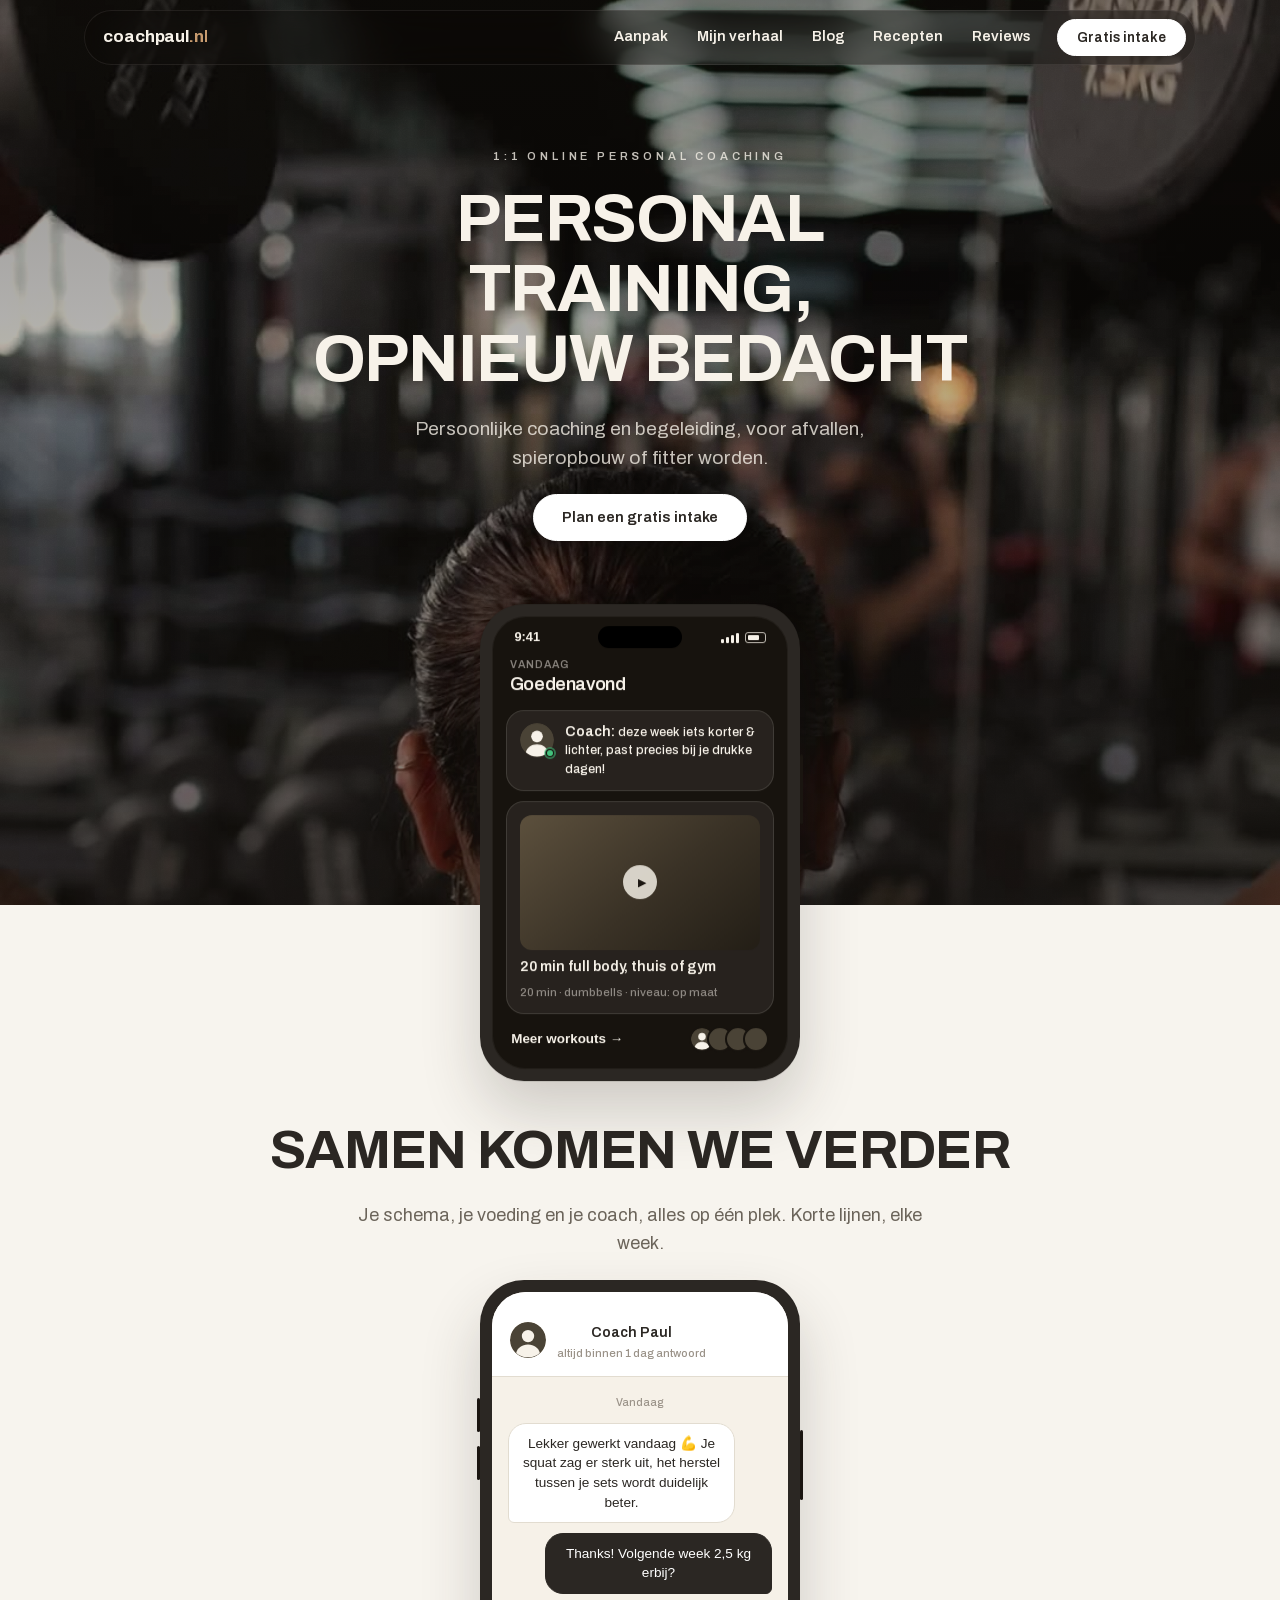
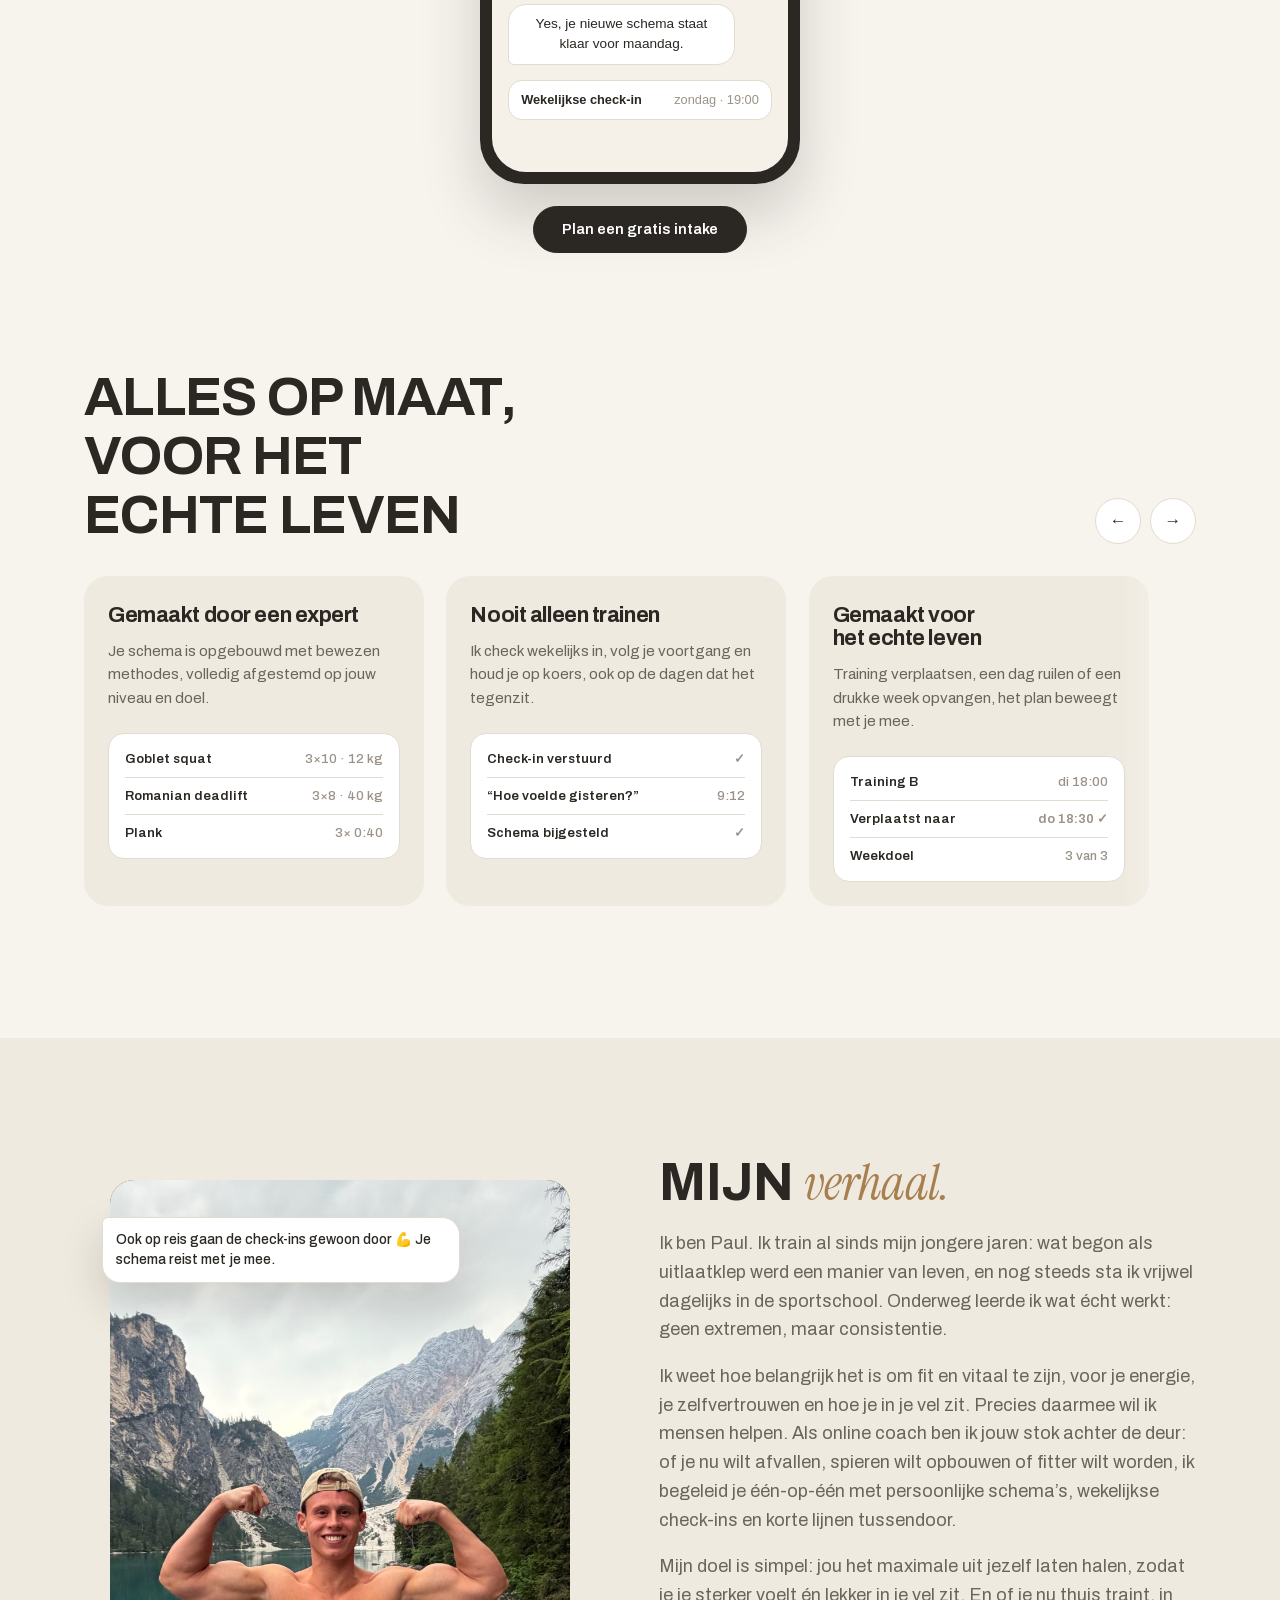
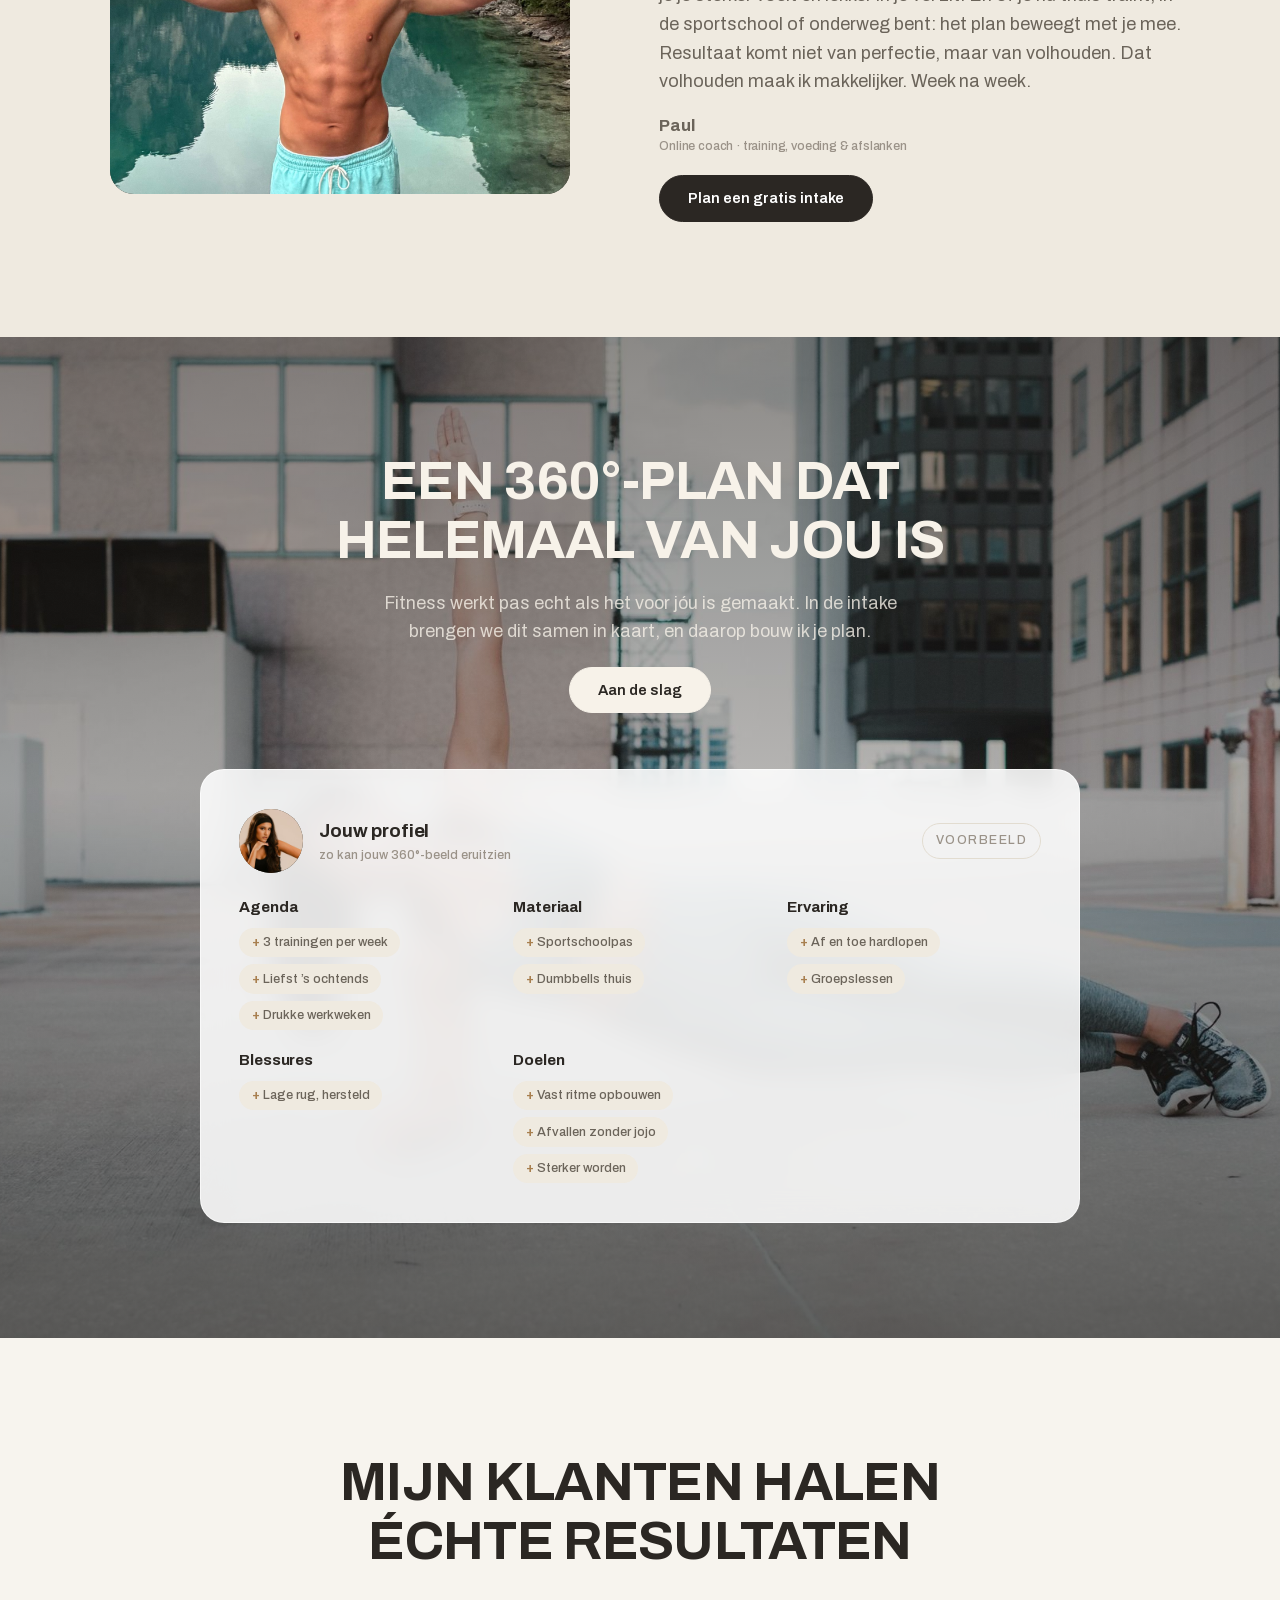
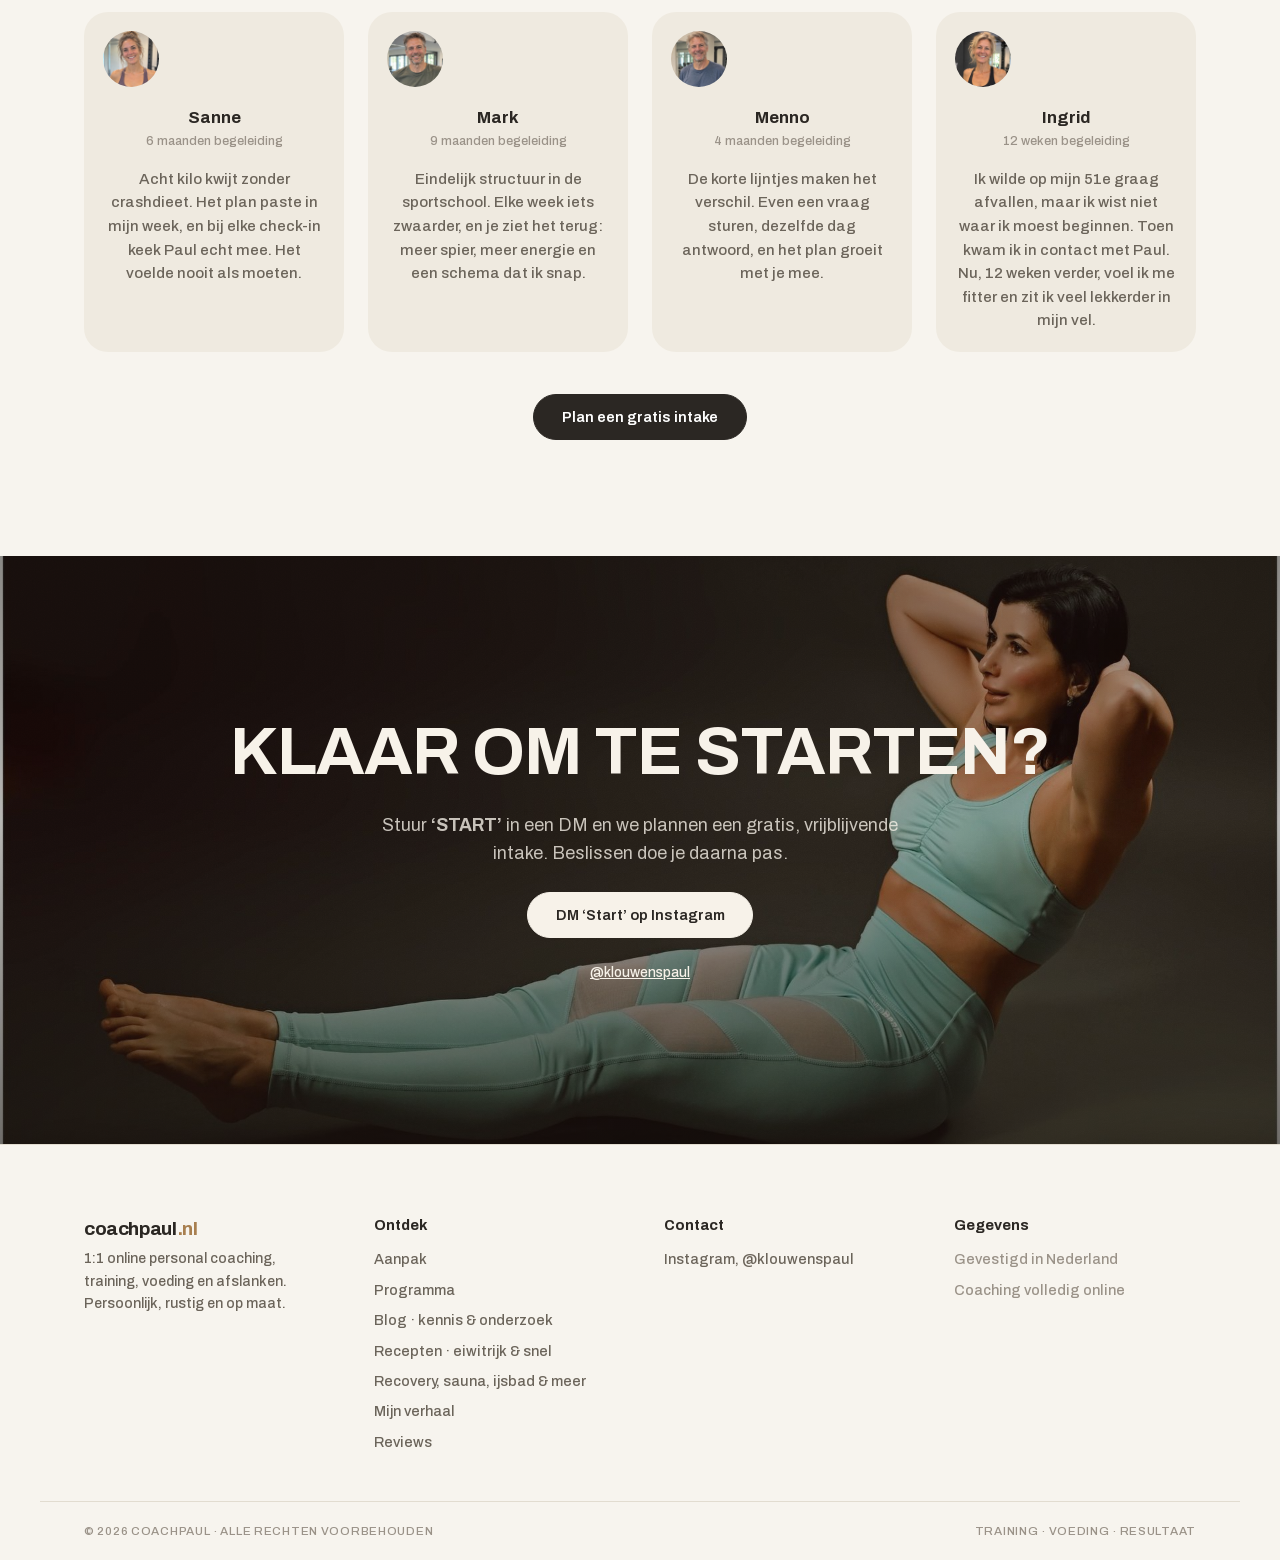
<file: index.html>
<!doctype html>
<html lang="nl">
<head>
<meta charset="utf-8">
<meta name="viewport" content="width=device-width, initial-scale=1, viewport-fit=cover">
<meta http-equiv="Content-Security-Policy" content="default-src 'self'; script-src 'self'; style-src 'self' 'unsafe-inline'; img-src 'self' data:; font-src 'self'; media-src 'self'; connect-src 'self'; object-src 'none'; base-uri 'self'; form-action 'self'; upgrade-insecure-requests">
<meta name="referrer" content="strict-origin-when-cross-origin">
<title>coachpaul · 1:1 online coaching in training en voeding</title>
<meta name="description" content="1:1 online coaching: een persoonlijk plan voor training en voeding, wekelijkse check-ins en korte lijnen. Afvallen, spieren opbouwen of fitter worden, zonder extremen.">
<meta property="og:type" content="website">
<meta property="og:locale" content="nl_NL">
<meta property="og:title" content="coachpaul · 1:1 online coaching">
<meta property="og:description" content="Een persoonlijk plan voor training en voeding, wekelijkse check-ins en korte lijnen. Zonder extremen.">
<link rel="icon" type="image/svg+xml" href="favicon.svg">
<link rel="canonical" href="https://coachpaul.nl/">
<meta name="claude:viewport-fit-sides" content="cover">
<link rel="stylesheet" href="fonts/fonts.css">
<link rel="preload" as="image" href="media/hero-poster.jpg" fetchpriority="high">

<style>
/* Layout naar het voorbeeld van future.co, in de huisstijl van de foto van de coach:
   warm ivoor, greige panelen, licht eikenhout als accent, warm antraciet in plaats van zwart
   en een vleugje plantgroen voor checkmarks. Pil-knoppen, grote vette koppen, afgeronde (24px)
   kaarten en warme fotobanden. Bewust één licht thema (merk-site). */
:root{
  --bg:#F7F4EE;
  --accent-soft:#C89B6F;
  --ink:#2B2723;
  --ink-2:#6B645A;
  --ink-3:#9A9288;
  --panel:#EFEAE0;
  --panel-2:#E3DBCC;
  --line:#E2DCD0;
  --dark:#2B2723;
  --dark-2:#3A342B;
  --white:#FFFFFF;
  --cream:#F7F2E9;
  --white-dim:rgba(247,242,233,.78);
  --white-faint:rgba(247,242,233,.5);
  --oak:#A87F4F;
  --oak-soft:#C9A678;
  --leaf:#5F7355;
  --display:"Archivo","Helvetica Neue",Arial,sans-serif;
  --serif:"Instrument Serif",Georgia,"Times New Roman",serif;
  --body:"Archivo","Helvetica Neue",Arial,sans-serif;
  --pad:clamp(20px,4.5vw,44px);
  --w:1200px;
  --r:24px;
  --r-pill:999px;
}

@media (prefers-reduced-motion:no-preference){
  :root{scroll-behavior:smooth}
}

*,*::before,*::after{box-sizing:border-box}

body{
  margin:0;
  background:var(--bg);
  color:var(--ink);
  font-family:var(--body);
  font-weight:400;
  font-size:clamp(16px,.35vw + 14.8px,18px);
  line-height:1.6;
  -webkit-font-smoothing:antialiased;
  overflow-x:hidden;
}

/* band achter de systeembalk, in de kleur van de sticky header */
body::before{
  content:"";position:fixed;inset:0 0 auto;z-index:20;
  height:env(safe-area-inset-top,0px);
  background:var(--bg);
}

.wrap{
  max-width:var(--w);
  margin-inline:auto;
  padding-left:max(var(--pad),env(safe-area-inset-left,0px));
  padding-right:max(var(--pad),env(safe-area-inset-right,0px));
}

img{max-width:100%;display:block}
h1,h2,h3{font-family:var(--display);margin:0;letter-spacing:-.025em;line-height:1.08;text-wrap:balance;font-weight:700}
h1,.h2{font-family:"Archivo Expanded",var(--display);font-weight:800;letter-spacing:-.02em;line-height:1;text-transform:uppercase}
h1 em,.h2 em{font:italic 400 .92em/1 var(--serif);text-transform:none;color:var(--oak)}
p{margin:0}
a{color:inherit}
a:focus-visible,button:focus-visible{outline:2px solid var(--ink);outline-offset:3px}
.on-dark a:focus-visible,.on-dark button:focus-visible{outline-color:var(--cream)}

.skip{
  position:absolute;left:-999px;top:0;z-index:60;
  background:var(--ink);color:var(--white);
  font:600 .78rem/1 var(--body);padding:.9em 1.3em;text-decoration:none;
  border-radius:var(--r-pill);
}
.skip:focus{left:12px;top:calc(env(safe-area-inset-top,0px) + 12px)}

/* ---------- knoppen (pillen) ---------- */
.pill{
  display:inline-flex;align-items:center;justify-content:center;gap:.6rem;
  border-radius:var(--r-pill);
  background:var(--ink);color:var(--white);
  font:600 .92rem/1 var(--body);
  padding:1.02em 1.9em;
  text-decoration:none;border:1px solid var(--ink);
  transition:transform .2s ease,background .2s ease,color .2s ease;
  white-space:nowrap;
}
.pill:hover{transform:translateY(-1px);background:#423B31;border-color:#423B31}
.pill--light{background:var(--cream);color:var(--ink);border-color:var(--cream)}
.pill--light:hover{background:#EFE7D7;border-color:#EFE7D7}
.pill--sm{padding:.78em 1.4em;font-size:.86rem}

.textlink{
  font:600 .9rem/1.5 var(--body);color:var(--ink);
  text-decoration:underline;text-underline-offset:4px;text-decoration-thickness:1px;
}
.textlink:hover{opacity:.7}
.on-dark .textlink{color:var(--cream)}


/* ---------- zwevende navigatiecapsule (zoals future.co) ---------- */
header.site{
  position:sticky;top:calc(env(safe-area-inset-top,0px) + 10px);z-index:30;
  margin-bottom:-72px; /* capsule zweeft over de hero-foto */
  background:none;border:none;
}
header.site .wrap{position:relative}
.navpill{
  display:grid;grid-template-columns:1fr auto;align-items:center;gap:1rem;
  padding:.5rem .55rem .5rem .8rem;
  border-radius:var(--r-pill);
  background:rgba(247,244,238,.58);
  backdrop-filter:blur(16px);-webkit-backdrop-filter:blur(16px);
  border:1px solid rgba(255,255,255,.5);
  box-shadow:0 12px 32px rgba(43,39,35,.14);
}
.mark{
  width:36px;height:36px;border-radius:50%;flex:none;
  background:var(--white);color:var(--ink);
  display:grid;place-content:center;
  font:800 .82rem/1 var(--display);text-decoration:none;
}
.wordmark{justify-self:start;min-width:0;white-space:nowrap;overflow:hidden;text-overflow:ellipsis;
  font:800 1.06rem/1.2 "Archivo Expanded",var(--display);letter-spacing:-.01em;
  color:var(--ink);text-decoration:none;padding-left:.35rem}
.tld{color:var(--oak)}
.nav-right{display:flex;align-items:center;gap:clamp(.8rem,2vw,1.6rem)}
.nav-links{display:flex;align-items:center;gap:clamp(1rem,2.4vw,1.8rem)}
.nav-links a{
  font:600 .9rem/1 var(--body);color:var(--ink);text-decoration:none;
  transition:opacity .2s ease;
}
.nav-links a:hover{opacity:.6}
.navpill .pill{background:var(--white);border-color:var(--white);color:var(--ink)}
.navpill .pill:hover{background:#EFEAE0;border-color:#EFEAE0;transform:none}
.menu-btn{
  display:none;
  background:var(--white);border:1px solid var(--white);border-radius:var(--r-pill);
  padding:.65em 1em;cursor:pointer;color:var(--ink);
  font:600 .82rem/1 var(--body);
}
.mobile-panel{
  display:none;position:absolute;left:0;right:0;top:calc(100% + 8px);
  background:var(--bg);border:1px solid var(--line);border-radius:24px;
  padding:.6rem 1.2rem;box-shadow:0 24px 60px rgba(43,39,35,.2);
}

@media (max-width:759px){
  .nav-links{display:none}
  .navpill .pill{display:none}
  .menu-btn{display:inline-flex;align-items:center;gap:.45rem}
  header.site.open .mobile-panel{display:grid;gap:.1rem}
  .mobile-panel a{
    font:600 1.05rem/1 var(--body);color:var(--ink);text-decoration:none;
    padding:.85em 0;border-bottom:1px solid var(--line);
  }
  .mobile-panel a:last-child{border-bottom:0}
}

/* ---------- foto-banden & placeholders ---------- */
.photo-band{
  position:relative;isolation:isolate;overflow:hidden;
  background:
    radial-gradient(90% 70% at 70% 20%,rgba(247,236,218,.14),rgba(247,236,218,0) 60%),
    linear-gradient(150deg,#4A4236 0%,#332D24 45%,#201B15 100%);
  color:var(--cream);
}
.photo-band > img,
.photo-band > video{
  position:absolute;inset:0;z-index:-2;
  width:100%;height:100%;object-fit:cover;
}
.photo-band::after{ /* donkere overlay zodat witte tekst leesbaar blijft op de foto */
  content:"";position:absolute;inset:0;z-index:-1;
  background:linear-gradient(180deg,rgba(24,20,15,.5) 0%,rgba(24,20,15,.3) 45%,rgba(24,20,15,.62) 100%);
}
.ph-tag{
  position:absolute;top:0;right:0;z-index:1;
  margin:14px calc(14px + env(safe-area-inset-right,0px)) 14px 14px;
  font:600 .62rem/1 var(--body);letter-spacing:.16em;text-transform:uppercase;
  color:var(--white-faint);
  border:1px dashed var(--white-faint);
  border-radius:var(--r-pill);
  padding:.7em 1.1em;
}
.photo-band:has(> img) .ph-tag,
.photo-band:has(> video) .ph-tag{display:none}

.ph-box{ /* fotoplaceholder binnen kaarten */
  position:relative;overflow:hidden;border-radius:16px;
  background:
    radial-gradient(80% 60% at 30% 20%,rgba(247,236,218,.16),rgba(247,236,218,0) 60%),
    linear-gradient(150deg,#4E4639 0%,#363026 55%,#211C16 100%);
}
.ph-box > img{position:absolute;inset:0;width:100%;height:100%;object-fit:cover}
.ph-box .ph-tag{inset:auto;position:absolute;left:50%;top:50%;right:auto;margin:0;transform:translate(-50%,-50%);text-align:center;white-space:nowrap}
.ph-box:has(> img) .ph-tag{display:none}

/* ---------- hero (full-bleed foto, gecentreerd, telefoon die meebeweegt, zoals future.co) ---------- */
.hero{overflow:visible} /* de telefoon mag over de volgende sectie heen steken */
.hero > img,.hero > video{object-position:50% 20%}
.hero-inner{
  padding-block:clamp(7.5rem,16vw,10.5rem) 0;
  display:grid;justify-items:center;text-align:center;
  gap:1.35rem;
}
.hero h1{
  font-size:clamp(1.9rem,5.6vw,4.2rem);
  line-height:1.04;letter-spacing:-.02em;
  max-width:17ch;
}
.hero .sub{
  font-size:clamp(1.02rem,1.6vw,1.2rem);color:var(--white-dim);
  max-width:42ch;line-height:1.5;
}
.hero .pill--light{background:var(--white);border-color:var(--white)}
.hero .price-lines{color:var(--white-dim);justify-items:center}
.price-lines{
  display:grid;gap:.3rem;
  font:500 .86rem/1.5 var(--body);color:var(--ink-2);
}
.price-lines b{font-weight:600}

/* telefoon onderaan de hero: komt omhoog bij laden en beweegt mee met het scrollen */
.hero-phone{
  position:relative;z-index:2;
  margin-top:clamp(1.6rem,4vw,2.8rem);
  margin-bottom:calc(-1*clamp(100px,16vw,180px));
  animation:riseIn 1s cubic-bezier(.2,.7,.2,1) .15s both;
}
@keyframes riseIn{from{opacity:0;transform:translateY(80px)}to{opacity:1;transform:none}}
.phone--hero{width:min(330px,80vw);will-change:transform}
.phone--hero .phone-screen{
  position:relative;
  background:#17130E;color:var(--cream);
  min-height:0;grid-template-rows:auto auto auto;
}
.phone--hero .phone-screen::before{ /* dynamic island */
  content:"";position:absolute;top:10px;left:50%;transform:translateX(-50%);
  width:84px;height:22px;border-radius:999px;background:#000;
}
.p-status{
  display:flex;justify-content:space-between;align-items:center;
  padding:.95rem 1.4rem .2rem;
  font:600 .8rem/1 var(--body);color:var(--cream);
}
.p-right{display:flex;align-items:center;gap:6px}
.p-sig{display:flex;gap:2px;align-items:flex-end}
.p-sig i{width:3px;background:var(--cream);border-radius:1px}
.p-sig i:nth-child(1){height:4px}.p-sig i:nth-child(2){height:6px}
.p-sig i:nth-child(3){height:8px}.p-sig i:nth-child(4){height:10px}
.p-bat{width:21px;height:11px;border:1.5px solid rgba(247,242,233,.75);border-radius:3px;position:relative}
.p-bat::after{content:"";position:absolute;inset:2px;right:28%;background:var(--cream);border-radius:1px}
.app-head{padding:.8rem 1.1rem .2rem;display:grid;gap:.2rem;text-align:left}
.app-head span{font:600 .66rem/1 var(--body);letter-spacing:.1em;text-transform:uppercase;color:var(--white-faint)}
.app-head h4{margin:0;font:600 1.12rem/1.2 var(--display);letter-spacing:-.02em;color:var(--cream)}
.app-body{padding:.7rem .9rem 1.1rem;display:grid;gap:.6rem;align-content:start}
.app-card{
  background:rgba(247,242,233,.07);border:1px solid rgba(247,242,233,.12);
  border-radius:18px;padding:.8rem;display:grid;gap:.55rem;text-align:left;min-width:0;
}
.coachmsg{grid-template-columns:34px 1fr;align-items:start;column-gap:.65rem}
.coachmsg img{width:34px;height:34px;border-radius:50%;object-fit:cover}
.coachmsg p{font:500 .78rem/1.45 var(--body);color:var(--cream)}
.vid{
  aspect-ratio:16/9;border-radius:12px;position:relative;
  background:linear-gradient(140deg,#5C503D 0%,#3A3226 55%,#231E16 100%);
}
.vid{overflow:hidden}
.vid video{position:absolute;inset:0;width:100%;height:100%;object-fit:cover}
.vid span{
  position:absolute;inset:0;margin:auto;width:42px;height:42px;z-index:1;
  display:grid;place-content:center;border-radius:50%;
  background:rgba(247,242,233,.92);color:#17130E;
  font-size:.8rem;padding-left:3px;
}
.vid:has(video) span{width:34px;height:34px;font-size:.66rem;opacity:.9}
.app-card b{font:600 .88rem/1.25 var(--body);color:var(--cream)}
.app-card .meta{font:500 .72rem/1.3 var(--body);color:var(--white-faint)}
.app-more{
  display:flex;justify-content:space-between;align-items:center;
  padding:.15rem .3rem 0;
  font:600 .84rem/1 var(--body);color:var(--cream);
}
.app-ava{display:flex;align-items:center}
.app-ava img,.app-ava i{width:26px;height:26px;border-radius:50%;border:2px solid #17130E;margin-left:-8px}
.app-ava img{object-fit:cover;margin-left:0}
.app-ava i{background:#4A4336;display:block}

/* ---------- generieke secties ---------- */
section{scroll-margin-top:calc(env(safe-area-inset-top,0px) + 92px)}
.sec{padding-block:clamp(4.5rem,9vw,7.5rem)}
.sec-center{display:grid;gap:1.4rem;justify-items:center;text-align:center}
.h2{font-size:clamp(2rem,4.8vw,3.4rem);line-height:1.08;letter-spacing:-.012em}
.sub{color:var(--ink-2);font-size:clamp(1rem,1.4vw,1.15rem);max-width:52ch;line-height:1.55}
.on-dark .sub{color:var(--white-dim)}

/* ---------- telefoon-mockup (chat) ---------- */
.phone{
  width:min(320px,86vw);
  background:var(--dark);
  border-radius:44px;
  padding:12px;
  box-shadow:0 30px 60px rgba(43,39,35,.2);
}
.phone-screen{
  background:#F6F1E8;border-radius:34px;overflow:hidden;
  display:grid;grid-template-rows:auto 1fr;min-height:480px;
}
.phone-top{
  background:var(--white);border-bottom:1px solid var(--line);
  padding:1.6rem 1.1rem .9rem;
  display:flex;align-items:center;gap:.7rem;
}
.avatar{
  width:36px;height:36px;border-radius:50%;flex:none;
  object-fit:cover;background:var(--panel-2);
}
.phone-top b{font:600 .88rem/1.2 var(--body)}
.phone-top span{display:block;font:500 .7rem/1.4 var(--body);color:var(--ink-3)}
.chat{padding:1rem 1rem 1.3rem;display:grid;gap:.6rem;align-content:start}
.bubble{
  max-width:86%;padding:.72em .95em;border-radius:18px;
  font:500 .85rem/1.45 var(--body);
  background:var(--white);border:1px solid var(--line);color:var(--ink);
}
.bubble.me{
  justify-self:end;background:var(--ink);color:var(--white);border-color:var(--ink);
  border-bottom-right-radius:6px;
}
.bubble.coach{border-bottom-left-radius:6px}
.chat .stamp{font:500 .66rem/1 var(--body);color:var(--ink-3);text-align:center;padding-block:.3rem}
.checkin{
  margin-top:.4rem;
  background:var(--white);border:1px solid var(--line);border-radius:14px;
  padding:.8em .95em;display:flex;justify-content:space-between;gap:.8rem;align-items:center;
  font:600 .8rem/1.3 var(--body);
}
.checkin span{font-weight:500;color:var(--ink-3)}

/* ---------- feature-kaarten (horizontale scroller) ---------- */
.cards{
  display:grid;grid-auto-flow:column;
  grid-auto-columns:min(340px,82vw);
  gap:clamp(.9rem,2vw,1.4rem);
  overflow-x:auto;
  scroll-snap-type:x mandatory;
  padding-block:.4rem 1rem;
  scrollbar-width:none;
}
.cards::-webkit-scrollbar{display:none}
.card{
  scroll-snap-align:start;
  background:var(--panel);
  border-radius:var(--r);
  padding:1.7rem 1.5rem 1.5rem;
  display:grid;gap:.8rem;align-content:start;
  min-width:0;
}
.card h3{font-size:1.35rem;letter-spacing:-.02em}
.card p{color:var(--ink-2);font-size:.95rem;line-height:1.55}
.mini{
  margin-top:.6rem;
  background:var(--white);border:1px solid var(--line);border-radius:16px;
  padding:1rem;display:grid;gap:.55rem;
  font:500 .82rem/1.4 var(--body);
}
.mini .row{
  display:flex;justify-content:space-between;gap:1rem;align-items:baseline;
  border-bottom:1px solid var(--line);padding-bottom:.55rem;min-width:0;
}
.mini .row:last-child{border-bottom:0;padding-bottom:0}
.mini .row b{font-weight:600}
.mini .row span{color:var(--ink-3);white-space:nowrap}
.mini .ok{color:var(--leaf);font-weight:600}
.bars{display:flex;align-items:flex-end;gap:6px;height:72px;padding-top:.3rem}
.bars i{flex:1;background:var(--panel-2);border-radius:6px 6px 0 0}
.bars i:nth-child(1){height:28%}.bars i:nth-child(2){height:38%}.bars i:nth-child(3){height:46%}
.bars i:nth-child(4){height:58%}.bars i:nth-child(5){height:70%}
.bars i:nth-child(6){height:84%;background:var(--oak)}
.bars-label{display:flex;justify-content:space-between;font:500 .68rem/1 var(--body);color:var(--ink-3)}
.swipe-hint{font:500 .78rem/1 var(--body);color:var(--ink-3);display:flex;align-items:center;gap:.5rem}

/* ---------- coach / accountability ---------- */
.coach-grid{
  display:grid;gap:clamp(2rem,5vw,4rem);align-items:center;
}
@media (min-width:880px){.coach-grid{grid-template-columns:1fr 1.05fr}}
.coach-visual{position:relative;max-width:460px;width:100%;justify-self:center}
.coach-visual .ph-box{aspect-ratio:4/5;border-radius:var(--r)}
.float-bubble{
  position:absolute;left:clamp(-8px,-2vw,-20px);bottom:9%;
  max-width:78%;
  background:var(--white);border:1px solid var(--line);border-radius:18px;
  border-bottom-left-radius:6px;
  padding:.85em 1em;
  font:500 .86rem/1.45 var(--body);
  box-shadow:0 18px 40px rgba(43,39,35,.18);
}
.coach-copy{display:grid;gap:1.1rem;min-width:0}
.coach-copy p{color:var(--ink-2);max-width:52ch}
.coach-sig{font:700 1.05rem/1.4 var(--display);letter-spacing:-.01em}
.coach-sig span{display:block;font:500 .78rem/1.6 var(--body);color:var(--ink-3)}

/* ---------- 360° roadmap ---------- */
.roadmap .wrap{
  padding-block:clamp(4.5rem,9vw,7.5rem);
  display:grid;gap:clamp(2.2rem,5vw,3.5rem);justify-items:center;
}
.roadmap-head{display:grid;gap:1.3rem;justify-items:center;text-align:center;max-width:720px}
.roadmap-head .h2{color:var(--cream)}
.profile{
  width:100%;max-width:880px;
  background:var(--white);color:var(--ink);
  border-radius:var(--r);
  padding:clamp(1.4rem,3.5vw,2.4rem);
  display:grid;gap:1.6rem;
}
.profile-top{display:flex;align-items:center;gap:1rem;flex-wrap:wrap}
.profile-top .ph-box{width:64px;height:64px;border-radius:50%;flex:none}
.profile-top .ph-box .ph-tag{font-size:.42rem;padding:.5em .6em;border-style:dashed}
.profile-top b{font:700 1.15rem/1.2 var(--display);letter-spacing:-.01em}
.profile-top span{display:block;font:500 .78rem/1.5 var(--body);color:var(--ink-3)}
.badge{
  margin-left:auto;
  font:600 .64rem/1 var(--body);letter-spacing:.12em;text-transform:uppercase;
  color:var(--ink-3);border:1px solid var(--line);border-radius:var(--r-pill);
  padding:.6em 1em;
}
.chips{display:grid;gap:1.3rem;grid-template-columns:repeat(auto-fit,minmax(200px,1fr))}
.chip-group{min-width:0}
.chip-group h4{
  margin:0 0 .7rem;
  font:700 .95rem/1.2 var(--display);letter-spacing:-.01em;
}
.chip-list{list-style:none;margin:0;padding:0;display:flex;flex-wrap:wrap;gap:.45rem}
.chip-list li{
  background:var(--panel);border-radius:var(--r-pill);
  font:500 .8rem/1.3 var(--body);color:var(--ink-2);
  padding:.5em .95em;
}
.chip-list li::before{content:"+ ";font-weight:600;color:var(--oak)}

/* ---------- resultaten & reviews ---------- */
.stats{
  display:flex;justify-content:center;align-items:stretch;gap:clamp(1.2rem,4vw,2.6rem);
  flex-wrap:wrap;text-align:center;
}
.stat{display:grid;gap:.25rem;padding-inline:clamp(.5rem,2vw,1.5rem)}
.stat b{font:800 clamp(1.7rem,3.4vw,2.4rem)/1.1 var(--display);letter-spacing:-.02em}
.stat span{font:500 .84rem/1.5 var(--body);color:var(--ink-2);max-width:22ch}
.stat + .stat{border-left:1px solid var(--line)}
@media (max-width:559px){.stat + .stat{border-left:0;border-top:1px solid var(--line);padding-top:1rem}}

.reviews-grid{
  display:grid;gap:clamp(1rem,2.5vw,1.5rem);
  grid-template-columns:repeat(auto-fit,minmax(260px,1fr));
  width:100%;
}
.review{
  background:var(--panel);border-radius:var(--r);
  padding:1.2rem;display:grid;gap:1rem;align-content:start;min-width:0;
}
.review .ph-box{aspect-ratio:1/1;border-radius:18px}
.review b{font:700 1.05rem/1.2 var(--display)}
.review .dur{display:block;font:500 .78rem/1.6 var(--body);color:var(--ink-3)}
.review q{
  quotes:none;
  font:500 .95rem/1.55 var(--body);color:var(--ink-2);
}
.review q::before,.review q::after{content:none}
.review{position:relative}
.review .vb{position:absolute;top:1rem;right:1rem;
  font:600 .54rem/1 var(--body);letter-spacing:.16em;text-transform:uppercase;
  color:var(--ink-3);border:1px solid var(--line);border-radius:999px;padding:.5em .85em;background:var(--bg)}
.review .ava{width:56px;height:56px;border-radius:50%;background:var(--panel-2);
  display:grid;place-items:center;font:italic 400 1.5rem/1 var(--serif);color:var(--oak);overflow:hidden}
.review .ava img{width:100%;height:100%;object-fit:cover}

/* ---------- pre-footer CTA ---------- */
.final .wrap{
  padding-block:clamp(6rem,14vw,10rem);
  display:grid;gap:1.5rem;justify-items:center;text-align:center;
}
.final .h2{color:var(--cream);font-size:clamp(2.3rem,6vw,4.2rem)}
.final .meta{font:500 .86rem/1.6 var(--body);color:var(--white-dim)}
.final .meta a{color:var(--cream)}

/* ---------- footer ---------- */
footer{border-top:1px solid var(--line);background:var(--bg)}
.foot-grid{
  display:grid;gap:clamp(2rem,5vw,3rem);
  grid-template-columns:repeat(auto-fit,minmax(200px,1fr));
  padding-block:clamp(3rem,6vw,4.5rem) clamp(2rem,4vw,3rem);
}
.foot-brand{display:grid;gap:.5rem;align-content:start;min-width:0}
.foot-brand b{font:800 1.2rem/1.2 var(--display);letter-spacing:-.02em}
.foot-brand p{font:500 .88rem/1.6 var(--body);color:var(--ink-2);max-width:30ch}
.foot-col h4{margin:0 0 .9rem;font:700 .92rem/1.2 var(--display)}
.foot-col ul{list-style:none;margin:0;padding:0;display:grid;gap:.55rem;font:500 .9rem/1.5 var(--body)}
.foot-col a{color:var(--ink-2);text-decoration:none}
.foot-col a:hover{color:var(--ink)}
.foot-col .mute{color:var(--ink-3)}
.legal{
  border-top:1px solid var(--line);
  padding-block:1.2rem;
  display:flex;justify-content:space-between;gap:1rem;flex-wrap:wrap;
  font:500 .74rem/1.6 var(--body);color:var(--ink-3);
  text-transform:uppercase;letter-spacing:.06em;
}

/* ---------- future-grade polish: beeldgradatie, filmkorrel, micro-animaties, 3D-telefoon ---------- */
.hero > video,.hero > img{
  filter:saturate(.92) sepia(.06) contrast(1.03);
  animation:heroZoom 26s ease-in-out infinite alternate; /* trage, cinematische zoom */
  transform-origin:50% 38%;
}
@keyframes heroZoom{from{transform:scale(1)}to{transform:scale(1.07)}}
.photo-band::before{ /* subtiele filmkorrel over de fotobanden */
  content:"";position:absolute;inset:0;z-index:-1;pointer-events:none;
  opacity:.22;mix-blend-mode:soft-light;
  background-image:url("data:image/svg+xml,%3Csvg xmlns='http://www.w3.org/2000/svg' width='160' height='160'%3E%3Cfilter id='n'%3E%3CfeTurbulence type='fractalNoise' baseFrequency='0.9' numOctaves='2' stitchTiles='stitch'/%3E%3CfeColorMatrix type='saturate' values='0'/%3E%3C/filter%3E%3Crect width='160' height='160' filter='url(%23n)'/%3E%3C/svg%3E");
}
.eyebrow{
  font:600 .7rem/1 var(--body);letter-spacing:.34em;text-transform:uppercase;
  color:var(--white-dim);
}
.hero h1 .l{display:block;overflow:hidden;padding-bottom:.08em;margin-bottom:-.08em}
.hero h1 .l > span{
  display:inline-block;transform:translateY(112%);
  animation:lineUp 1s cubic-bezier(.19,.7,.16,1) forwards;
  animation-delay:calc(.12s + var(--ld,0s));
}
@keyframes lineUp{to{transform:translateY(0)}}
.navpill{transition:background .35s ease,box-shadow .35s ease,padding .35s ease}
header.site.scrolled .navpill{
  background:rgba(247,244,238,.9);
  box-shadow:0 16px 44px rgba(43,39,35,.22);
  padding:.42rem .5rem .42rem .75rem;
}
.nav-links a{position:relative;padding-bottom:.25em}
.nav-links a::after{
  content:"";position:absolute;left:0;right:0;bottom:0;height:1.5px;
  background:var(--ink);transform:scaleX(0);transform-origin:left;
  transition:transform .2s ease-out; /* hun 200ms ease-out */
}
.nav-links a:hover{opacity:1}
.nav-links a:hover::after{transform:scaleX(1)}
.pill{position:relative;overflow:hidden}
.pill::after{ /* glans die over de knop trekt */
  content:"";position:absolute;inset:0;pointer-events:none;
  background:linear-gradient(100deg,transparent 30%,rgba(255,255,255,.38) 50%,transparent 70%);
  transform:translateX(-130%);transition:transform .7s ease;
}
.pill:hover::after{transform:translateX(130%)}
.hero-phone{perspective:1200px}
.phone{position:relative}
.phone::before,.phone::after{ /* zijknoppen van het toestel */
  content:"";position:absolute;width:3px;border-radius:2px;background:#1A1510;
}
.phone::before{right:-3px;top:150px;height:70px}
.phone::after{left:-3px;top:118px;height:34px;box-shadow:0 48px 0 #1A1510}
.phone-screen{box-shadow:inset 0 0 0 1px rgba(255,255,255,.05)}
.phone--hero > .phone-screen::after{ /* glasreflectie die over het scherm glijdt */
  content:"";position:absolute;inset:0;z-index:5;pointer-events:none;border-radius:inherit;
  background:linear-gradient(115deg,transparent 42%,rgba(255,255,255,.11) 50%,transparent 58%);
  transform:translateX(-130%) skewX(-6deg);
  animation:sheen 7.5s ease-in-out 2.4s infinite;
}
@keyframes sheen{0%,55%{transform:translateX(-130%) skewX(-6deg)}78%,100%{transform:translateX(130%) skewX(-6deg)}}
.ava-wrap{position:relative;width:34px;height:34px;display:block}
.dot{ /* online-stip bij de coach */
  position:absolute;right:-1px;bottom:-1px;width:10px;height:10px;border-radius:50%;
  background:#43C27D;border:2px solid #17130E;
}
.dot::after{
  content:"";position:absolute;inset:-3px;border-radius:50%;
  border:2px solid rgba(67,194,125,.55);animation:ping 2.6s ease-out infinite;
}
@keyframes ping{0%{transform:scale(.55);opacity:.9}70%,100%{transform:scale(1.8);opacity:0}}
.vid span{transition:transform .3s ease}
.app-card:hover .vid span{transform:scale(1.1)}
.card{transition:transform .25s ease-out,box-shadow .25s ease-out}
.card:hover{transform:translateY(-5px);box-shadow:0 26px 54px rgba(43,39,35,.12)}
.cards{
  -webkit-mask-image:linear-gradient(90deg,#000 0,#000 calc(100% - 72px),transparent);
  mask-image:linear-gradient(90deg,#000 0,#000 calc(100% - 72px),transparent);
}
.float-bubble{animation:bob 5.5s ease-in-out infinite}
@keyframes bob{0%,100%{transform:translateY(0)}50%{transform:translateY(-7px)}}
.profile{ /* glaskaart op de fotoband */
  background:rgba(255,255,255,.88);
  backdrop-filter:blur(14px);-webkit-backdrop-filter:blur(14px);
  border:1px solid rgba(255,255,255,.65);
}

/* ---------- uit hun broncode overgenomen patronen ---------- */
.phone-screen,.phone-screen *{ /* chat-UI in het iPhone-systeemfont, zoals bij hen */
  font-family:-apple-system,BlinkMacSystemFont,"SF Pro Text","Segoe UI",Inter,Arial,sans-serif;
}
/* capsule wisselt van thema boven donkere fotobanden (hun data-navbar-theme) */
.wordmark,.nav-links a,.mark{transition:color .2s ease-out,background .2s ease-out}
header.site.nav-dark .navpill{
  background:rgba(13,10,8,.34);
  border-color:rgba(247,242,233,.08);
  box-shadow:none;
  backdrop-filter:blur(22px) saturate(1.1);-webkit-backdrop-filter:blur(22px) saturate(1.1);
}
header.site.nav-dark.scrolled .navpill{background:rgba(13,10,8,.55);box-shadow:0 10px 36px rgba(0,0,0,.2)}
header.site.nav-dark .wordmark .tld{color:var(--accent-soft)}
header.site.nav-dark .wordmark,
header.site.nav-dark .nav-links a{color:var(--cream)}
header.site.nav-dark .nav-links a::after{background:var(--cream)}
header.site.nav-dark .mark{background:var(--cream)}
.nav-links a.active::after{transform:scaleX(1)} /* actieve sectie onderstreept */
/* kaartenrij: slepen + pijlknoppen, zoals hun Swiper */
.cards{cursor:grab}
.cards.dragging{cursor:grabbing;scroll-snap-type:none;user-select:none}
.cards-ctl{display:flex;gap:.55rem}
.cbtn{
  width:46px;height:46px;border-radius:50%;
  border:1px solid var(--line);background:var(--white);color:var(--ink);
  display:grid;place-content:center;cursor:pointer;font-size:1.05rem;
  transition:background .2s ease-out,color .2s ease-out,transform .2s ease-out;
}
.cbtn:hover{background:var(--ink);color:var(--white);transform:translateY(-1px)}
.cbtn:active{transform:translateY(0) scale(.96)}
@media (hover:none){.cards-ctl{display:none}}
@media (hover:hover){.swipe-hint{display:none}}

/* ---------- rustige fade-in bij scrollen ---------- */
.js .reveal{
  opacity:0;transform:translateY(22px);
  transition:opacity .9s ease,transform .9s cubic-bezier(.19,.65,.22,1),filter .9s ease;
  transition-delay:var(--d,0s);
}
@media (hover:hover) and (pointer:fine){
  .js .reveal{filter:blur(7px)} /* desktop: zachte onscherpte die wegtrekt */
}
.js .reveal.in{opacity:1;transform:none;filter:none}
@media (prefers-reduced-motion:reduce){
  .js .reveal{opacity:1;transform:none;filter:none;transition:none}
  .pill{transition:none}
  .pill::after{display:none}
  .hero-phone{animation:none}
  .hero > video,.hero > img{animation:none}
  .hero h1 .l > span{transform:none;animation:none}
  .phone--hero > .phone-screen::after{animation:none;opacity:0}
  .float-bubble,.dot::after{animation:none}
  .card{transition:none}
  .card:hover{transform:none}
}
</style>
<link rel="stylesheet" href="mobile.css">
</head>
<body>

<a class="skip" href="#main">Naar de inhoud</a>


<!-- sticky header -->
<header class="site" id="top">
  <div class="wrap">
    <div class="navpill">
      <a class="wordmark" href="#top">coachpaul<span class="tld">.nl</span></a>
      <div class="nav-right">
        <nav class="nav-links" aria-label="Hoofdmenu">
          <a href="#aanpak">Aanpak</a>
          <a href="#coach">Mijn verhaal</a>
          <a href="blog.html">Blog</a>
          <a href="recepten.html">Recepten</a>
          <a href="#reviews">Reviews</a>
        </nav>
        <a class="pill pill--sm" href="#start">Gratis intake</a>
        <button class="menu-btn" id="menuBtn" aria-expanded="false" aria-controls="mobileNav">Menu</button>
      </div>
    </div>
    <nav class="mobile-panel" id="mobileNav" aria-label="Mobiel menu">
      <a href="#aanpak">Aanpak</a>
      <a href="#coach">Mijn verhaal</a>
      <a href="blog.html">Blog</a>
      <a href="recepten.html">Recepten</a>
      <a href="#reviews">Reviews</a>
      <a href="#start">Gratis intake</a>
    </nav>
  </div>
</header>

<main id="main">

  <!-- ============ HERO (full-bleed video, gecentreerd, telefoon beweegt mee, zoals future.co) ============ -->
  <section class="hero photo-band on-dark" aria-label="Introductie">
    <video id="heroVideo" autoplay muted loop playsinline preload="metadata"
           poster="media/hero-poster.jpg" src="media/hero-portrait.mp4" aria-hidden="true"></video>

    <div class="wrap hero-inner">
      <p class="eyebrow reveal">1:1 online personal coaching</p>
      <h1><span class="l"><span>Personal training,</span></span><span class="l"><span style="--ld:.16s">opnieuw bedacht</span></span></h1>
      <p class="sub reveal" style="--d:.07s">Persoonlijke coaching en begeleiding, voor afvallen, spieropbouw of fitter worden.</p>
      <a class="pill pill--light reveal" style="--d:.14s" href="#start">Plan een gratis intake</a>

      <div class="hero-phone">
        <div class="phone phone--hero">
          <div class="phone-screen">
            <div class="p-status"><b>9:41</b><span class="p-right"><span class="p-sig"><i></i><i></i><i></i><i></i></span><span class="p-bat"></span></span></div>
            <div class="app-head"><span>Vandaag</span><h4>Goedenavond</h4></div>
            <div class="app-body">
              <div class="app-card coachmsg">
                <span class="ava-wrap"><img src="img/avatar.svg" alt=""><i class="dot" aria-hidden="true"></i></span>
                <p><b>Coach:</b> deze week iets korter &amp; lichter, past precies bij je drukke dagen!</p>
              </div>
              <div class="app-card">
                <div class="vid"><video autoplay muted loop playsinline preload="metadata" src="media/phone.mp4" aria-hidden="true"></video><span>▶</span></div>
                <b>20 min full body, thuis of gym</b>
                <span class="meta">20 min · dumbbells · niveau: op maat</span>
              </div>
              <div class="app-more">Meer workouts →
                <span class="app-ava"><img src="img/avatar.svg" alt=""><i></i><i></i><i></i></span>
              </div>
            </div>
          </div>
        </div>
      </div>
    </div>
  </section>

  <!-- ============ SAMEN KOMEN WE VERDER (telefoon) ============ -->
  <section class="sec" aria-label="Coaching, elke week" style="padding-top:clamp(9rem,18vw,13.5rem)">
    <div class="wrap sec-center">
      <h2 class="h2 reveal">Samen komen we verder</h2>
      <p class="sub reveal" style="--d:.07s">Je schema, je voeding en je coach, alles op één plek. Korte lijnen, elke week.</p>

      <div class="phone reveal" style="--d:.12s" role="img" aria-label="Voorbeeld van een coachgesprek">
        <div class="phone-screen">
          <div class="phone-top">
            <img class="avatar" src="img/avatar.svg" alt="" aria-hidden="true">
            <div><b>Coach Paul</b><span>altijd binnen 1 dag antwoord</span></div>
          </div>
          <div class="chat">
            <span class="stamp">Vandaag</span>
            <div class="bubble coach">Lekker gewerkt vandaag 💪 Je squat zag er sterk uit, het herstel tussen je sets wordt duidelijk beter.</div>
            <div class="bubble me">Thanks! Volgende week 2,5 kg erbij?</div>
            <div class="bubble coach">Yes, je nieuwe schema staat klaar voor maandag.</div>
            <div class="checkin"><b>Wekelijkse check-in</b><span>zondag · 19:00</span></div>
          </div>
        </div>
      </div>

      <a class="pill reveal" href="#start">Plan een gratis intake</a>
    </div>
  </section>

  <!-- ============ FEATURE-KAARTEN (horizontaal scrollen) ============ -->
  <section id="aanpak" class="sec" style="padding-top:0" aria-label="De aanpak">
    <div class="wrap" style="display:grid;gap:1.6rem">
      <div style="display:flex;justify-content:space-between;align-items:flex-end;gap:1rem;flex-wrap:wrap">
        <h2 class="h2 reveal" style="max-width:14ch">Alles op maat, voor het echte leven</h2>
        <div class="reveal" style="display:flex;align-items:center;gap:1rem">
          <span class="swipe-hint" aria-hidden="true">Swipe <span style="letter-spacing:-2px">→→</span></span>
          <div class="cards-ctl">
            <button class="cbtn" type="button" data-dir="-1" aria-label="Vorige kaarten">←</button>
            <button class="cbtn" type="button" data-dir="1" aria-label="Volgende kaarten">→</button>
          </div>
        </div>
      </div>

      <div class="cards" tabindex="0" aria-label="Kenmerken van het programma, horizontaal scrollen">
        <article class="card reveal">
          <h3>Gemaakt door een expert</h3>
          <p>Je schema is opgebouwd met bewezen methodes, volledig afgestemd op jouw niveau en doel.</p>
          <div class="mini" aria-hidden="true">
            <div class="row"><b>Goblet squat</b><span>3×10 · 12 kg</span></div>
            <div class="row"><b>Romanian deadlift</b><span>3×8 · 40 kg</span></div>
            <div class="row"><b>Plank</b><span>3× 0:40</span></div>
          </div>
        </article>

        <article class="card reveal" style="--d:.06s">
          <h3>Nooit alleen trainen</h3>
          <p>Ik check wekelijks in, volg je voortgang en houd je op koers, ook op de dagen dat het tegenzit.</p>
          <div class="mini" aria-hidden="true">
            <div class="row"><b>Check-in verstuurd</b><span class="ok">✓</span></div>
            <div class="row"><b>“Hoe voelde gisteren?”</b><span>9:12</span></div>
            <div class="row"><b>Schema bijgesteld</b><span class="ok">✓</span></div>
          </div>
        </article>

        <article class="card reveal" style="--d:.12s">
          <h3>Gemaakt voor het echte leven</h3>
          <p>Training verplaatsen, een dag ruilen of een drukke week opvangen, het plan beweegt met je mee.</p>
          <div class="mini" aria-hidden="true">
            <div class="row"><b>Training B</b><span>di 18:00</span></div>
            <div class="row"><b>Verplaatst naar</b><span class="ok">do 18:30 ✓</span></div>
            <div class="row"><b>Weekdoel</b><span>3 van 3</span></div>
          </div>
        </article>

        <article class="card reveal" style="--d:.18s">
          <h3>Momentum dat blijft</h3>
          <p>Elke drie à vier weken vernieuw ik je schema, zodat je blijft opbouwen zonder te stagneren.</p>
          <div class="mini" aria-hidden="true">
            <div class="bars"><i></i><i></i><i></i><i></i><i></i><i></i></div>
            <div class="bars-label"><span>week 1</span><span>week 12</span></div>
          </div>
        </article>

        <article class="card reveal" style="--d:.24s">
          <h3>Beweeg met vertrouwen</h3>
          <p>Elke oefening met video-uitleg en aanwijzingen voor je techniek, thuis of in de sportschool.</p>
          <div class="mini" aria-hidden="true">
            <div class="row"><b>▶ Uitleg: hip hinge</b><span>0:45</span></div>
            <div class="row"><b>▶ Uitleg: row-techniek</b><span>0:38</span></div>
            <div class="row"><b>Vraag over vorm?</b><span class="ok">DM ✓</span></div>
          </div>
        </article>
      </div>
    </div>
  </section>

  <!-- ============ MAAK KENNIS MET JE COACH ============ -->
  <section id="coach" class="sec" style="background:var(--panel)" aria-label="Over de coach">
    <div class="wrap coach-grid">
      <div class="coach-visual reveal">
        <div class="ph-box" style="aspect-ratio:3/4">
          <img src="img/bergmeer.jpg" alt="Paul, online personal coach, bij een bergmeer in de Dolomieten" width="1600" height="2133" loading="lazy" decoding="async">
          <!-- Andere foto gebruiken? Vervang hierboven de src. -->
        </div>
        <div class="float-bubble" style="top:6%;bottom:auto;border-bottom-left-radius:18px;border-top-left-radius:6px">Ook op reis gaan de check-ins gewoon door 💪 Je schema reist met je mee.</div>
      </div>

      <div class="coach-copy">
        <h2 class="h2 reveal">Mijn <em>verhaal.</em></h2>
        <p class="reveal" style="--d:.06s">Ik ben Paul. Ik train al sinds mijn jongere jaren: wat begon als uitlaatklep werd een manier van leven, en nog steeds sta ik vrijwel dagelijks in de sportschool. Onderweg leerde ik wat écht werkt: geen extremen, maar consistentie.</p>
        <p class="reveal" style="--d:.12s">Ik weet hoe belangrijk het is om fit en vitaal te zijn, voor je energie, je zelfvertrouwen en hoe je in je vel zit. Precies daarmee wil ik mensen helpen. Als online coach ben ik jouw stok achter de deur: of je nu wilt afvallen, spieren wilt opbouwen of fitter wilt worden, ik begeleid je één-op-één met persoonlijke schema’s, wekelijkse check-ins en korte lijnen tussendoor.</p>
        <p class="reveal" style="--d:.15s">Mijn doel is simpel: jou het maximale uit jezelf laten halen, zodat je je sterker voelt én lekker in je vel zit. En of je nu thuis traint, in de sportschool of onderweg bent: het plan beweegt met je mee. Resultaat komt niet van perfectie, maar van volhouden. Dat volhouden maak ik makkelijker. Week na week.</p>
        <p class="coach-sig reveal" style="--d:.18s">Paul<span>Online coach · training, voeding &amp; afslanken</span></p>
        <div class="reveal" style="--d:.24s"><a class="pill" href="#start">Plan een gratis intake</a></div>
      </div>
    </div>
  </section>

  <!-- ============ 360°-PLAN (donkere fotoband + profielkaart) ============ -->
  <section id="programma" class="roadmap photo-band on-dark" aria-label="Een plan op maat">
    <img src="img/roadmap.jpg" alt="" width="1920" height="1279" loading="lazy" decoding="async" aria-hidden="true"><!-- Andere sfeerfoto? Vervang de src. -->
    <div class="wrap">
      <div class="roadmap-head">
        <h2 class="h2 reveal">Een 360°-plan dat helemaal van jou is</h2>
        <p class="sub reveal" style="--d:.07s">Fitness werkt pas echt als het voor jóu is gemaakt. In de intake brengen we dit samen in kaart, en daarop bouw ik je plan.</p>
        <a class="pill pill--light reveal" style="--d:.14s" href="#start">Aan de slag</a>
      </div>

      <div class="profile reveal" style="--d:.1s">
        <div class="profile-top">
          <div class="ph-box"><img src="img/profile-example.jpg" alt="" width="320" height="320" loading="lazy" decoding="async"></div>
          <div><b>Jouw profiel</b><span>zo kan jouw 360°-beeld eruitzien</span></div>
          <span class="badge">Voorbeeld</span>
        </div>
        <div class="chips">
          <div class="chip-group">
            <h4>Agenda</h4>
            <ul class="chip-list">
              <li>3 trainingen per week</li>
              <li>Liefst ’s ochtends</li>
              <li>Drukke werkweken</li>
            </ul>
          </div>
          <div class="chip-group">
            <h4>Materiaal</h4>
            <ul class="chip-list">
              <li>Sportschoolpas</li>
              <li>Dumbbells thuis</li>
            </ul>
          </div>
          <div class="chip-group">
            <h4>Ervaring</h4>
            <ul class="chip-list">
              <li>Af en toe hardlopen</li>
              <li>Groepslessen</li>
            </ul>
          </div>
          <div class="chip-group">
            <h4>Blessures</h4>
            <ul class="chip-list">
              <li>Lage rug, hersteld</li>
            </ul>
          </div>
          <div class="chip-group">
            <h4>Doelen</h4>
            <ul class="chip-list">
              <li>Vast ritme opbouwen</li>
              <li>Afvallen zonder jojo</li>
              <li>Sterker worden</li>
            </ul>
          </div>
        </div>
      </div>
    </div>
  </section>

  <!-- ============ RESULTATEN & REVIEWS ============ -->
  <section id="reviews" class="sec" aria-label="Resultaten en reviews">
    <div class="wrap sec-center" style="gap:clamp(1.8rem,4vw,2.6rem)">
      <h2 class="h2 reveal">Mijn klanten halen échte resultaten</h2>

      <!-- Statistieken: zet dit blok terug zodra je echte cijfers hebt.
           <div class="stats reveal">
             <div class="stat"><b>4,9/5</b><span>gemiddelde klantbeoordeling</span></div>
             <div class="stat"><b>XX%</b><span>eigen cijfer, bijv. rondt de eerste 12 weken af</span></div>
           </div>
      -->

      <div class="reviews-grid">
        <figure class="review reveal" style="margin:0">
          <span class="ava" aria-hidden="true"><img src="img/reviews/sanne.jpg" alt="" width="240" height="240" loading="lazy" decoding="async"></span>
          <div><b>Sanne</b><span class="dur">6 maanden begeleiding</span></div>
          <q>Acht kilo kwijt zonder crashdieet. Het plan paste in mijn week, en bij elke check-in keek Paul echt mee. Het voelde nooit als moeten.</q>
        </figure>

        <figure class="review reveal" style="margin:0;--d:.08s">
          <span class="ava" aria-hidden="true"><img src="img/reviews/mark.jpg" alt="" width="240" height="240" loading="lazy" decoding="async"></span>
          <div><b>Mark</b><span class="dur">9 maanden begeleiding</span></div>
          <q>Eindelijk structuur in de sportschool. Elke week iets zwaarder, en je ziet het terug: meer spier, meer energie en een schema dat ik snap.</q>
        </figure>

        <figure class="review reveal" style="margin:0;--d:.16s">
          <span class="ava" aria-hidden="true"><img src="img/reviews/menno.jpg" alt="" width="240" height="240" loading="lazy" decoding="async"></span>
          <div><b>Menno</b><span class="dur">4 maanden begeleiding</span></div>
          <q>De korte lijntjes maken het verschil. Even een vraag sturen, dezelfde dag antwoord, en het plan groeit met je mee.</q>
        </figure>

        <figure class="review reveal" style="margin:0;--d:.24s">
          <span class="ava" aria-hidden="true"><img src="img/reviews/ingrid.jpg" alt="" width="240" height="240" loading="lazy" decoding="async"></span>
          <div><b>Ingrid</b><span class="dur">12 weken begeleiding</span></div>
          <q>Ik wilde op mijn 51e graag afvallen, maar ik wist niet waar ik moest beginnen. Toen kwam ik in contact met Paul. Nu, 12 weken verder, voel ik me fitter en zit ik veel lekkerder in mijn vel.</q>
        </figure>
      </div>

      <a class="pill reveal" href="#start">Plan een gratis intake</a>
    </div>
  </section>

  <!-- ============ GROTE FOTO-CTA ============ -->
  <section id="start" class="final photo-band on-dark" aria-label="Start vandaag">
    <img src="img/cta.jpg" alt="" width="1920" height="1370" loading="lazy" decoding="async" aria-hidden="true"><!-- Andere slotfoto? Vervang de src. -->
    <div class="wrap">
      <h2 class="h2 reveal">Klaar om te starten?</h2>
      <p class="sub reveal" style="--d:.07s">Stuur <strong>‘START’</strong> in een DM en we plannen een gratis, vrijblijvende intake. Beslissen doe je daarna pas.</p>
      <a class="pill pill--light reveal" style="--d:.14s" href="https://www.instagram.com/klouwenspaul" rel="noopener noreferrer">DM ‘Start’ op Instagram</a>
      <p class="meta reveal" style="--d:.2s"><a href="https://www.instagram.com/klouwenspaul" rel="noopener noreferrer">@klouwenspaul</a></p>
    </div>
  </section>

</main>

<!-- ============ FOOTER ============ -->
<footer>
  <div class="wrap foot-grid">
    <div class="foot-brand">
      <b>coachpaul<span class="tld">.nl</span></b>
      <p>1:1 online personal coaching, training, voeding en afslanken. Persoonlijk, rustig en op maat.</p>
    </div>
    <div class="foot-col">
      <h4>Ontdek</h4>
      <ul>
        <li><a href="#aanpak">Aanpak</a></li>
        <li><a href="#programma">Programma</a></li>
        <li><a href="blog.html">Blog · kennis &amp; onderzoek</a></li>
        <li><a href="recepten.html">Recepten · eiwitrijk &amp; snel</a></li>
        <li><a href="recovery.html">Recovery, sauna, ijsbad &amp; meer</a></li>
        <li><a href="#coach">Mijn verhaal</a></li>
        <li><a href="#reviews">Reviews</a></li>
      </ul>
    </div>
    <div class="foot-col">
      <h4>Contact</h4>
      <ul>
        <li><a href="https://www.instagram.com/klouwenspaul" rel="noopener noreferrer">Instagram, @klouwenspaul</a></li>
      </ul>
    </div>
    <div class="foot-col">
      <h4>Gegevens</h4>
      <ul>
        <li><span class="mute">Gevestigd in Nederland</span></li>
        <li><span class="mute">Coaching volledig online</span></li>
      </ul>
    </div>
  </div>
  <div class="wrap legal">
    <span>© 2026 coachpaul · alle rechten voorbehouden</span>
    <span>Training · Voeding · Resultaat</span>
  </div>
</footer>

<script type="application/ld+json">
{
  "@context": "https://schema.org",
  "@type": "ProfessionalService",
  "name": "coachpaul · 1:1 Online Personal Coaching",
  "description": "Online personal coaching: training, voeding en afslanken. Persoonlijke schema's, wekelijkse check-ins en persoonlijke begeleiding, elke week.",
  "serviceType": "Online personal coaching",
  "areaServed": "NL",
  "founder": { "@type": "Person", "name": "Paul Klouwens" },
  "sameAs": ["https://www.instagram.com/klouwenspaul"]
}
</script>

<script src="js/index.js"></script>
</body>
</html>
</file>
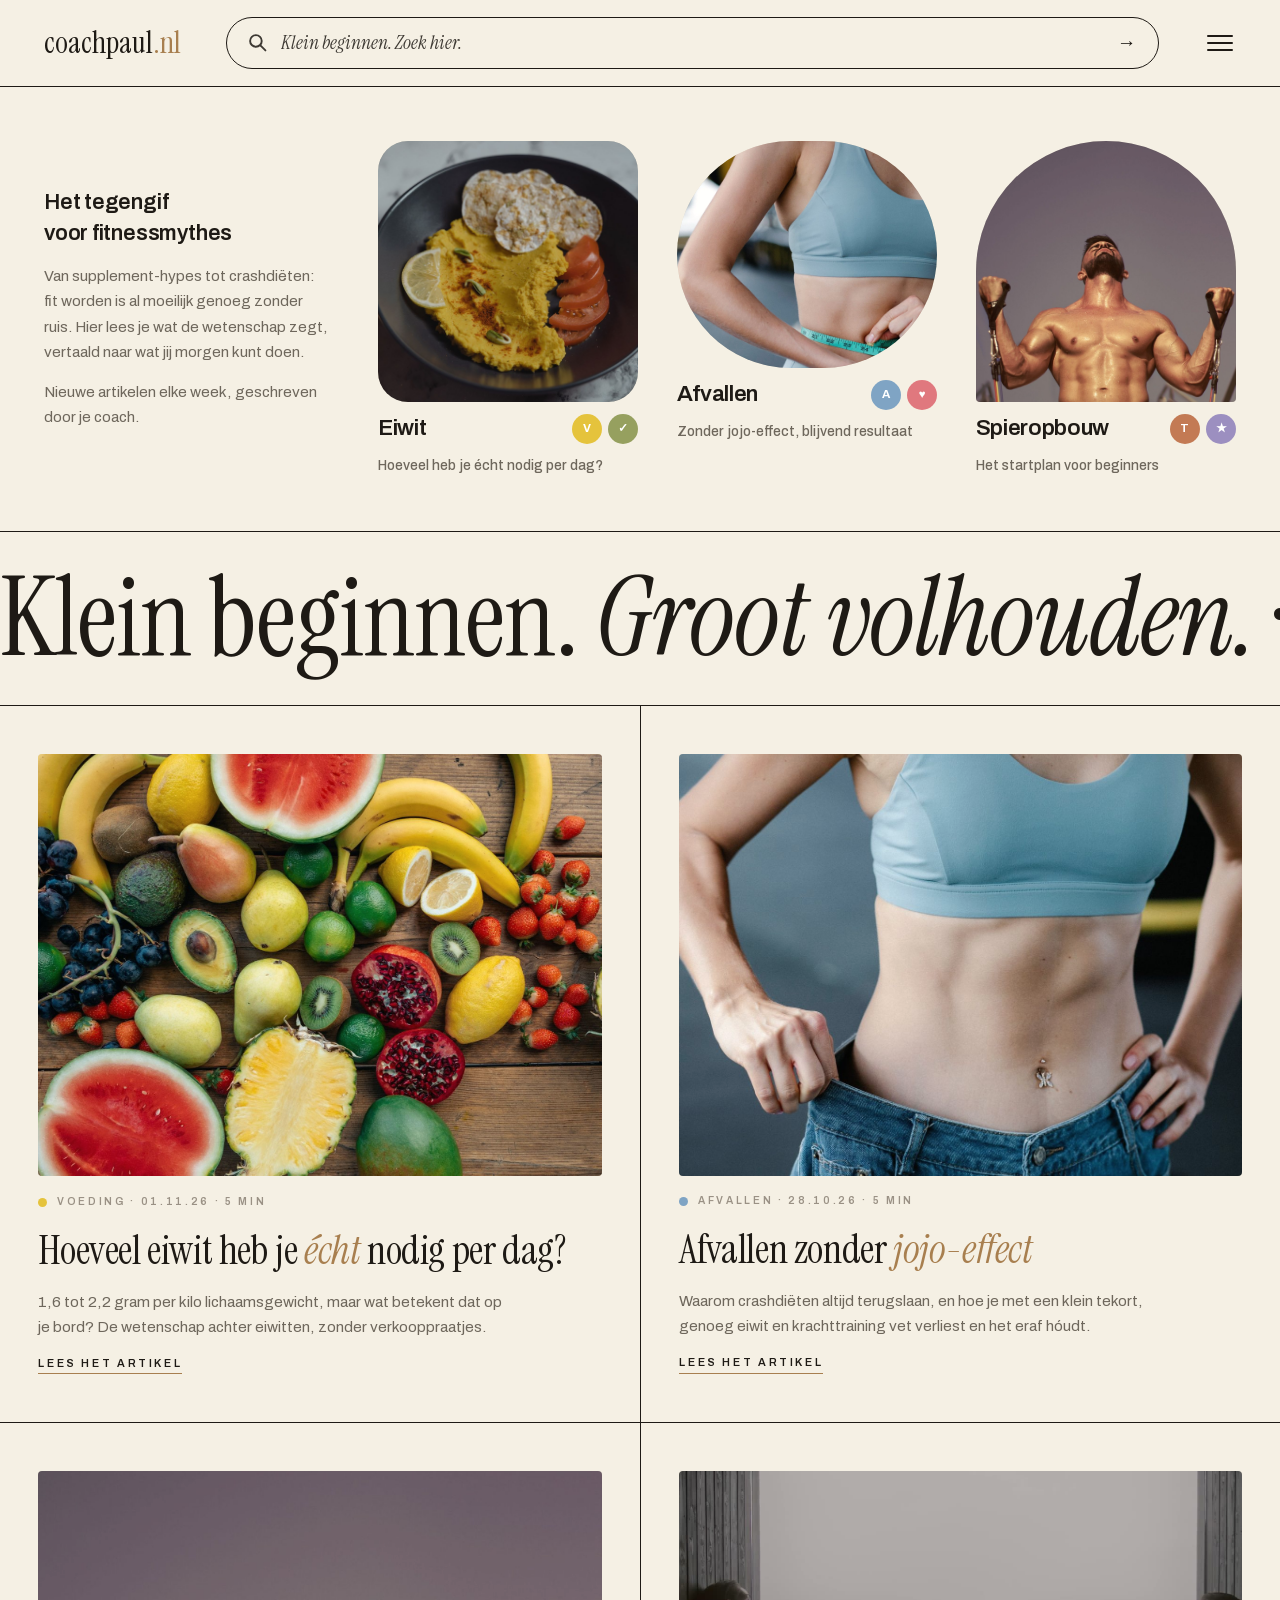
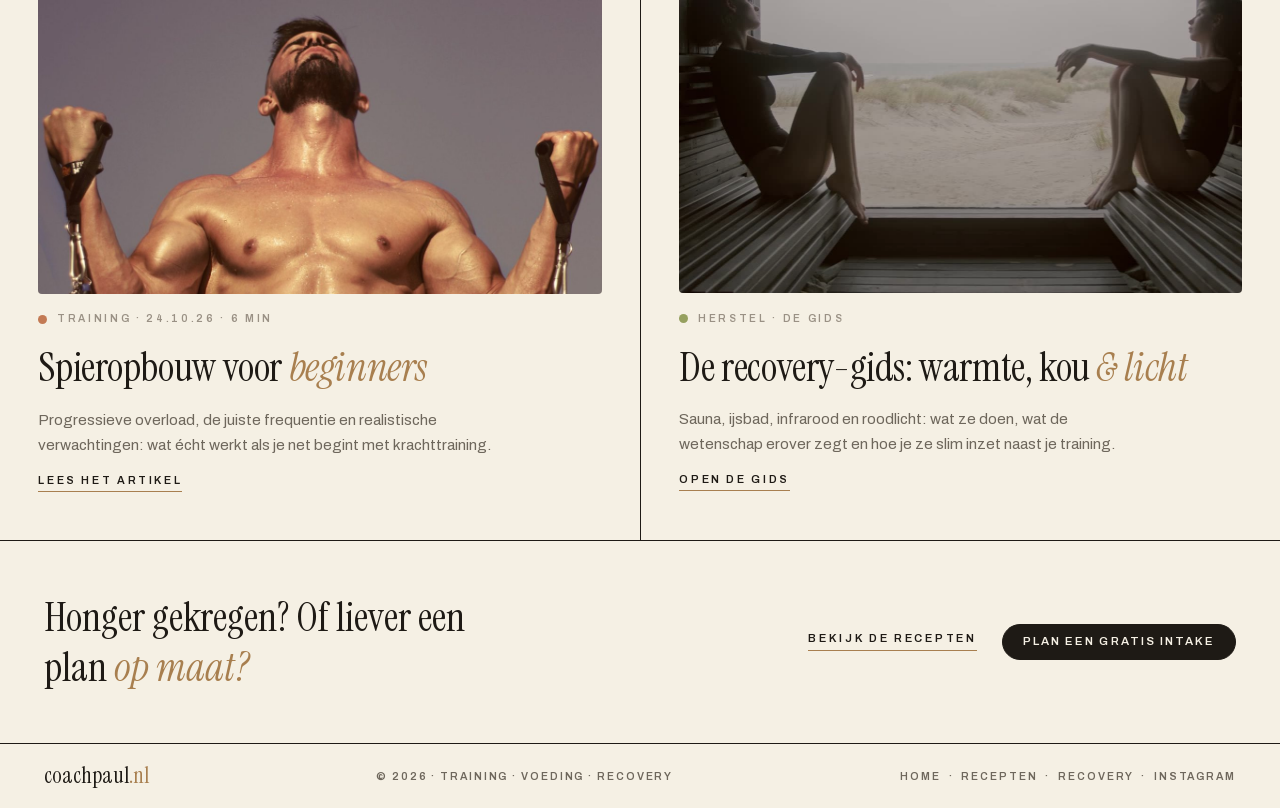
<file: blog.html>
<!doctype html>
<html lang="nl">
<head>
<meta charset="utf-8">
<meta name="viewport" content="width=device-width, initial-scale=1, viewport-fit=cover">
<meta http-equiv="Content-Security-Policy" content="default-src 'self'; script-src 'self'; style-src 'self' 'unsafe-inline'; img-src 'self' data:; font-src 'self'; media-src 'self'; connect-src 'self'; object-src 'none'; base-uri 'self'; form-action 'self'; upgrade-insecure-requests">
<meta name="referrer" content="strict-origin-when-cross-origin">
<link rel="icon" type="image/svg+xml" href="favicon.svg">
<title>Blog · kennis over training, voeding &amp; herstel | coachpaul</title>
<meta name="description" content="De kennisbank van coachpaul: onderbouwde artikelen over afvallen, spieropbouw, voeding en herstel. Gebaseerd op onderzoek, vertaald naar de praktijk, nieuwe artikelen elke week.">
<meta property="og:type" content="website">
<meta property="og:locale" content="nl_NL">
<meta property="og:title" content="Blog · training, voeding &amp; herstel | coachpaul">
<meta property="og:description" content="Onderbouwde artikelen over afvallen, spieropbouw, voeding en herstel.">
<meta name="theme-color" content="#F5F0E4">
<link rel="canonical" href="https://coachpaul.nl/blog.html">
<link rel="stylesheet" href="fonts/fonts.css">

<style>
/* Editorial content-hub op crème: vet script-logo, brede zoekbalk-pil en hamburger
   in de kop; intro-rij met beelden in organische vormen en gekleurde badge-stippen;
   gigantische serif-regel over de volle breedte; groot twee-koloms beeldraster met
   middenlijn. Dunne inktlijnen, verder monochroom. Eén licht thema. */
:root{
  --paper:#F5F0E4; --ink:#1E1A15; --ink2:#6E675C; --mute:#9A9185;
  --line:#E3DBCA; --card:#FBF7EE; --oak:#A87F4F;
  --b-geel:#E5C33C; --b-roze:#E0787E; --b-blauw:#7FA4C4; --b-olijf:#96A05F; --b-terra:#C37A54; --b-paars:#9C8FC0;
  --serif:"Instrument Serif",Georgia,"Times New Roman",serif;
  --sans:"Archivo","Helvetica Neue",Arial,sans-serif;
  --pad:clamp(18px,4vw,44px); --w:1360px;
}
@media (prefers-reduced-motion:no-preference){html{scroll-behavior:smooth}}
*,*::before,*::after{box-sizing:border-box}
html{padding-block:env(safe-area-inset-top,0px) env(safe-area-inset-bottom,0px)}
body{margin:0;background:var(--paper);color:var(--ink);
  font:400 clamp(15.5px,.3vw + 14.5px,17px)/1.6 var(--sans);
  -webkit-font-smoothing:antialiased;overflow-x:hidden}
body::before{content:"";position:fixed;inset:0 0 auto;z-index:20;height:env(safe-area-inset-top,0px);background:var(--paper)}
.wrap{max-width:var(--w);margin-inline:auto;
  padding-left:max(var(--pad),env(safe-area-inset-left,0px));
  padding-right:max(var(--pad),env(safe-area-inset-right,0px))}
img{max-width:100%;display:block}
h1,h2,h3{margin:0;text-wrap:balance}
p{margin:0}
a{color:inherit}
a:focus-visible,input:focus-visible,button:focus-visible{outline:2px solid var(--ink);outline-offset:3px}

/* kop: script-logo · zoekbalk · hamburger */
header.mast .wrap{display:flex;align-items:center;gap:clamp(1.1rem,3.5vw,3rem);padding-block:1.05rem}
.logo{font:400 clamp(1.55rem,3.2vw,1.9rem)/1.1 var(--serif);letter-spacing:0;text-decoration:none;white-space:nowrap}
.logo .tld{color:var(--oak)}
.searchpill{flex:1;display:flex;align-items:center;gap:.85rem;min-width:0;
  border:1.5px solid var(--ink);border-radius:999px;background:var(--paper);
  padding:.85rem 1.35rem}
.searchpill svg{flex:none;opacity:.85}
.searchpill input{all:unset;flex:1;min-width:0;font:italic 400 clamp(1rem,1.6vw,1.2rem)/1.2 var(--serif);color:var(--ink)}
.searchpill input::placeholder{color:var(--ink);opacity:.85}
.searchpill .arr{margin-left:auto;font-size:1.2rem;line-height:1}
.burger{flex:none;display:grid;gap:5px;background:none;border:0;cursor:pointer;padding:.6rem .2rem}
.burger i{display:block;width:26px;height:2px;background:var(--ink);border-radius:2px;transition:transform .25s ease,opacity .25s ease}
.burger[aria-expanded="true"] i:nth-child(1){transform:translateY(7px) rotate(45deg)}
.burger[aria-expanded="true"] i:nth-child(2){opacity:0}
.burger[aria-expanded="true"] i:nth-child(3){transform:translateY(-7px) rotate(-45deg)}
@media (max-width:619px){.searchpill{display:none}}
.menu{display:none;border-top:1px solid var(--ink)}
.menu.open{display:block}
.menu .wrap{display:grid;padding-block:.4rem}
.menu a{display:flex;align-items:baseline;justify-content:space-between;gap:1rem;
  padding:1rem 0;text-decoration:none;border-bottom:1px solid var(--line);
  font:400 clamp(1.5rem,3.4vw,2.2rem)/1.1 var(--serif)}
.menu a:last-child{border-bottom:0}
.menu a small{font:600 .62rem/1 var(--sans);letter-spacing:.28em;text-transform:uppercase;color:var(--mute)}
.menu a:hover{color:var(--oak)}

.rule{border:0;border-top:1px solid var(--ink);margin:0}

/* intro-rij: tekst links, drie beelden in organische vormen rechts */
.shelfband{border-bottom:1px solid var(--ink)}
.shelfband .wrap{display:grid;gap:clamp(1.8rem,4vw,3rem);padding-block:clamp(2rem,4.5vw,3.4rem)}
@media (min-width:900px){.shelfband .wrap{grid-template-columns:minmax(230px,.75fr) 2.25fr;align-items:center}}
.shelf-copy{display:grid;gap:.9rem;max-width:34ch}
.shelf-copy h1{font:600 clamp(1.1rem,1.9vw,1.35rem)/1.45 var(--sans);letter-spacing:-.01em}
.shelf-copy p{color:var(--ink2);font-size:.96rem;line-height:1.65}
.shelf{display:grid;gap:clamp(1.3rem,3vw,2.4rem)}
@media (min-width:640px){.shelf{grid-template-columns:repeat(3,1fr)}}
.item{display:grid;gap:.75rem;text-decoration:none;min-width:0;align-content:start}
.item-img{overflow:hidden;background:var(--line);aspect-ratio:1/1;position:relative}
.item:nth-child(1) .item-img{border-radius:30px}
.item:nth-child(2) .item-img{border-radius:999px;aspect-ratio:1.15/1}
.item:nth-child(3) .item-img{border-radius:999px 999px 30px 30px}
.item-img img{width:100%;height:100%;object-fit:cover;filter:saturate(.95) sepia(.04);
  transition:transform .55s cubic-bezier(.2,.6,.2,1)}
.item:hover .item-img img{transform:scale(1.045)}
.item-row{display:flex;align-items:center;justify-content:space-between;gap:.8rem}
.item-row b{font:600 clamp(1.15rem,2vw,1.4rem)/1.2 var(--sans);letter-spacing:-.015em;min-width:0}
.badges{display:flex;gap:.4rem;flex:none}
.badges i{width:30px;height:30px;border-radius:50%;background:var(--bc,var(--ink));
  display:grid;place-content:center;color:#fff;font:700 .72rem/1 var(--sans);font-style:normal}
.item small{font:500 .86rem/1.5 var(--sans);color:var(--ink2)}
.item:hover .item-row b{color:var(--oak)}

/* gigantische serif-regel over de volle breedte */
.giant{border-bottom:1px solid var(--ink);overflow:hidden}
.giant-track{display:inline-flex;white-space:nowrap;align-items:baseline;
  animation:slide 38s linear infinite;padding-block:clamp(1rem,2.2vw,1.7rem)}
.giant-track span{font:400 clamp(3rem,8.6vw,7rem)/1.08 var(--serif);letter-spacing:-.01em;padding-right:5rem}
.giant-track em{font-style:italic}
@keyframes slide{to{transform:translateX(-50%)}}
@media (prefers-reduced-motion:reduce){
  .giant-track{animation:none}
}

/* groot twee-koloms raster met middenlijn */
.features{display:grid}
@media (min-width:860px){.features{grid-template-columns:1fr 1fr}
  .feature:nth-child(even){border-left:1px solid var(--ink)}
  .feature:nth-child(n+3){border-top:1px solid var(--ink)}}
@media (max-width:859px){.feature + .feature{border-top:1px solid var(--ink)}}
.feature{display:grid;gap:1.1rem;align-content:start;text-decoration:none;min-width:0;
  padding:clamp(1.8rem,4vw,3rem) clamp(1.2rem,3vw,2.6rem)}
.f-img{overflow:hidden;background:var(--line);aspect-ratio:4/3;border-radius:4px}
.f-img img{width:100%;height:100%;object-fit:cover;filter:saturate(.95) sepia(.04);
  transition:transform .55s cubic-bezier(.2,.6,.2,1)}
.feature:hover .f-img img{transform:scale(1.035)}
.f-meta{display:flex;align-items:center;gap:.6rem;
  font:600 .64rem/1.6 var(--sans);letter-spacing:.26em;text-transform:uppercase;color:var(--mute)}
.f-meta i{width:9px;height:9px;border-radius:50%;background:var(--bc,var(--oak));flex:none;font-style:normal}
.feature h2{font:400 clamp(1.7rem,3.2vw,2.5rem)/1.12 var(--serif);letter-spacing:-.01em}
.feature h2 em{font-style:italic;color:var(--oak)}
.feature p{color:var(--ink2);font-size:.96rem;line-height:1.62;max-width:52ch}
.lees{font:600 .68rem/1 var(--sans);letter-spacing:.24em;text-transform:uppercase;color:var(--ink);
  border-bottom:1px solid var(--oak);padding-bottom:.45em;width:max-content}
.feature:hover .lees{color:var(--oak)}

/* afsluitband */
.band{border-top:1px solid var(--ink)}
.band .wrap{display:flex;align-items:center;justify-content:space-between;gap:1.4rem;flex-wrap:wrap;
  padding-block:clamp(2rem,4.5vw,3.2rem)}
.band p{font:400 clamp(1.6rem,3.4vw,2.5rem)/1.25 var(--serif);max-width:24ch}
.band em{font-style:italic;color:var(--oak)}
.band-links{display:flex;gap:1rem 1.6rem;flex-wrap:wrap;align-items:center}
.pill{display:inline-flex;align-items:center;gap:.6rem;border-radius:999px;
  background:var(--ink);color:var(--paper);border:1.5px solid var(--ink);
  font:600 .72rem/1 var(--sans);letter-spacing:.18em;text-transform:uppercase;
  padding:1em 1.7em;text-decoration:none;transition:background .25s ease,color .25s ease,border-color .25s ease}
.pill:hover{background:var(--oak);border-color:var(--oak);color:#fff}
.ghostlink{font:600 .7rem/1 var(--sans);letter-spacing:.24em;text-transform:uppercase;color:var(--ink);
  text-decoration:none;border-bottom:1px solid var(--oak);padding-bottom:.45em}
.ghostlink:hover{color:var(--oak)}

footer{border-top:1px solid var(--ink)}
footer .wrap{display:flex;align-items:center;justify-content:space-between;gap:1rem;flex-wrap:wrap;padding-block:1.3rem}
.foot-logo{font:400 1.4rem/1 var(--serif);text-decoration:none}
.foot-logo .tld{color:var(--oak)}
footer small{font:600 .66rem/1.8 var(--sans);letter-spacing:.18em;text-transform:uppercase;color:var(--ink2)}
footer small a{text-decoration:none}
footer small a:hover{color:var(--oak)}

@media (prefers-reduced-motion:reduce){
  .item-img img,.f-img img,.pill,.burger i{transition:none}
}
</style>
<link rel="stylesheet" href="mobile.css">
</head>
<body>

<header class="mast">
  <div class="wrap">
    <a class="logo" href="./">coachpaul<span class="tld">.nl</span></a>
    <label class="searchpill">
      <svg width="19" height="19" viewBox="0 0 18 18" fill="none" aria-hidden="true"><circle cx="7.5" cy="7.5" r="5.5" stroke="#1E1A15" stroke-width="1.8"/><path d="M12 12l4.5 4.5" stroke="#1E1A15" stroke-width="1.8" stroke-linecap="round"/></svg>
      <input id="zoek" type="search" placeholder="Klein beginnen. Zoek hier." aria-label="Zoek een artikel">
      <span class="arr" aria-hidden="true">→</span>
    </label>
    <button class="burger" id="burger" type="button" aria-expanded="false" aria-controls="menu" aria-label="Menu">
      <i></i><i></i><i></i>
    </button>
  </div>
  <nav class="menu" id="menu" aria-label="Hoofdmenu">
    <div class="wrap">
      <a href="./">Home <small>De coaching</small></a>
      <a href="blog.html">Blog <small>Je bent hier</small></a>
      <a href="recepten.html">Recepten <small>Eiwitrijk &amp; snel</small></a>
      <a href="./#start">Plan een gratis intake <small>Via Instagram</small></a>
    </div>
  </nav>
</header>

<hr class="rule">

<main>
  <!-- intro-rij met drie beelden in organische vormen -->
  <section class="shelfband" aria-label="Uitgelicht">
    <div class="wrap">
      <div class="shelf-copy">
        <h1>Het tegengif voor fitnessmythes</h1>
        <p>Van supplement-hypes tot crashdiëten: fit worden is al moeilijk genoeg zonder ruis. Hier lees je wat de wetenschap zegt, vertaald naar wat jij morgen kunt doen.</p>
        <p>Nieuwe artikelen elke week, geschreven door je coach.</p>
      </div>
      <div class="shelf" id="shelf">
        <a class="item" href="blog/hoeveel-eiwit-per-dag.html" data-zoek="eiwit voeding proteine spieropbouw shake">
          <span class="item-img"><img src="img/blog/hummus.jpg" alt="" width="1600" height="1066" loading="lazy" decoding="async"></span>
          <span class="item-row"><b>Eiwit</b><span class="badges"><i style="--bc:var(--b-geel)">V</i><i style="--bc:var(--b-olijf)">✓</i></span></span>
          <small>Hoeveel heb je écht nodig per dag?</small>
        </a>
        <a class="item" href="blog/afvallen-zonder-jojo.html" data-zoek="afvallen jojo calorietekort cutten vet dieet">
          <span class="item-img"><img src="img/blog/meetlint.jpg" alt="" width="1200" height="1800" loading="lazy" decoding="async" style="object-position:50% 35%"></span>
          <span class="item-row"><b>Afvallen</b><span class="badges"><i style="--bc:var(--b-blauw)">A</i><i style="--bc:var(--b-roze)">♥</i></span></span>
          <small>Zonder jojo-effect, blijvend resultaat</small>
        </a>
        <a class="item" href="blog/spieropbouw-beginners.html" data-zoek="spieropbouw beginners krachttraining schema fullbody">
          <span class="item-img"><img src="img/blog/spieropbouw.jpg" alt="Krachttraining met weerstandsbanden" width="1200" height="1800" loading="lazy" decoding="async" style="object-position:50% 25%"></span>
          <span class="item-row"><b>Spieropbouw</b><span class="badges"><i style="--bc:var(--b-terra)">T</i><i style="--bc:var(--b-paars)">★</i></span></span>
          <small>Het startplan voor beginners</small>
        </a>
      </div>
    </div>
  </section>

  <!-- gigantische serif-regel -->
  <div class="giant" aria-hidden="true">
    <div class="giant-track">
      <span>Klein beginnen. <em>Groot volhouden.</em> · Minder mythes. <em>Meer resultaat.</em> ·&nbsp;</span>
      <span>Klein beginnen. <em>Groot volhouden.</em> · Minder mythes. <em>Meer resultaat.</em> ·&nbsp;</span>
    </div>
  </div>

  <!-- groot twee-koloms raster -->
  <section class="features" id="grid" aria-label="Alle artikelen">
    <a class="feature" href="blog/hoeveel-eiwit-per-dag.html" style="--bc:var(--b-geel)" data-zoek="eiwit voeding proteine spieropbouw shake">
      <span class="f-img"><img src="img/blog/fruit.jpg" alt="" width="1600" height="1067" loading="lazy" decoding="async"></span>
      <span class="f-meta"><i></i>Voeding · 01.11.26 · 5 min</span>
      <h2>Hoeveel eiwit heb je <em>écht</em> nodig per dag?</h2>
      <p>1,6 tot 2,2 gram per kilo lichaamsgewicht, maar wat betekent dat op je bord? De wetenschap achter eiwitten, zonder verkooppraatjes.</p>
      <span class="lees">Lees het artikel</span>
    </a>
    <a class="feature" href="blog/afvallen-zonder-jojo.html" style="--bc:var(--b-blauw)" data-zoek="afvallen jojo calorietekort cutten vet dieet">
      <span class="f-img"><img src="img/blog/jeans.jpg" alt="" width="1200" height="1800" loading="lazy" decoding="async" style="object-position:50% 30%"></span>
      <span class="f-meta"><i></i>Afvallen · 28.10.26 · 5 min</span>
      <h2>Afvallen zonder <em>jojo-effect</em></h2>
      <p>Waarom crashdiëten altijd terugslaan, en hoe je met een klein tekort, genoeg eiwit en krachttraining vet verliest en het eraf hóudt.</p>
      <span class="lees">Lees het artikel</span>
    </a>
    <a class="feature" href="blog/spieropbouw-beginners.html" style="--bc:var(--b-terra)" data-zoek="spieropbouw beginners krachttraining schema fullbody">
      <span class="f-img"><img src="img/blog/spieropbouw.jpg" alt="Krachttraining met weerstandsbanden" width="1200" height="1800" loading="lazy" decoding="async" style="object-position:50% 30%"></span>
      <span class="f-meta"><i></i>Training · 24.10.26 · 6 min</span>
      <h2>Spieropbouw voor <em>beginners</em></h2>
      <p>Progressieve overload, de juiste frequentie en realistische verwachtingen: wat écht werkt als je net begint met krachttraining.</p>
      <span class="lees">Lees het artikel</span>
    </a>
    <a class="feature" href="recovery.html" style="--bc:var(--b-olijf)" data-zoek="recovery herstel sauna ijsbad infrarood roodlicht">
      <span class="f-img"><img src="img/sauna.jpg" alt="" width="1600" height="844" loading="lazy" decoding="async"></span>
      <span class="f-meta"><i></i>Herstel · De gids</span>
      <h2>De recovery-gids: warmte, kou <em>&amp; licht</em></h2>
      <p>Sauna, ijsbad, infrarood en roodlicht: wat ze doen, wat de wetenschap erover zegt en hoe je ze slim inzet naast je training.</p>
      <span class="lees">Open de gids</span>
    </a>
  </section>

  <!-- afsluitband -->
  <div class="band">
    <div class="wrap">
      <p>Honger gekregen? Of liever een plan <em>op maat?</em></p>
      <div class="band-links">
        <a class="ghostlink" href="recepten.html">Bekijk de recepten</a>
        <a class="pill" href="./#start">Plan een gratis intake</a>
      </div>
    </div>
  </div>
</main>

<footer>
  <div class="wrap">
    <a class="foot-logo" href="./">coachpaul<span class="tld">.nl</span></a>
    <small>© 2026 · training · voeding · recovery</small>
    <small><a href="./">Home</a> &nbsp;·&nbsp; <a href="recepten.html">Recepten</a> &nbsp;·&nbsp; <a href="recovery.html">Recovery</a> &nbsp;·&nbsp; <a href="https://www.instagram.com/klouwenspaul" rel="noopener noreferrer">Instagram</a></small>
  </div>
</footer>

<script src="js/blog.js"></script>

<script type="application/ld+json">
{
  "@context": "https://schema.org",
  "@type": "Blog",
  "name": "coachpaul Blog",
  "description": "Onderbouwde artikelen over afvallen, spieropbouw, voeding en herstel.",
  "inLanguage": "nl-NL",
  "author": {"@type": "Person", "name": "Paul Klouwens"},
  "blogPost": [
    {"@type": "BlogPosting", "headline": "Hoeveel eiwit heb je écht nodig per dag?", "url": "blog/hoeveel-eiwit-per-dag.html", "datePublished": "2026-11-01"},
    {"@type": "BlogPosting", "headline": "Afvallen zonder jojo-effect", "url": "blog/afvallen-zonder-jojo.html", "datePublished": "2026-10-28"},
    {"@type": "BlogPosting", "headline": "Spieropbouw voor beginners", "url": "blog/spieropbouw-beginners.html", "datePublished": "2026-10-24"}
  ]
}
</script>
</body>
</html>
</file>
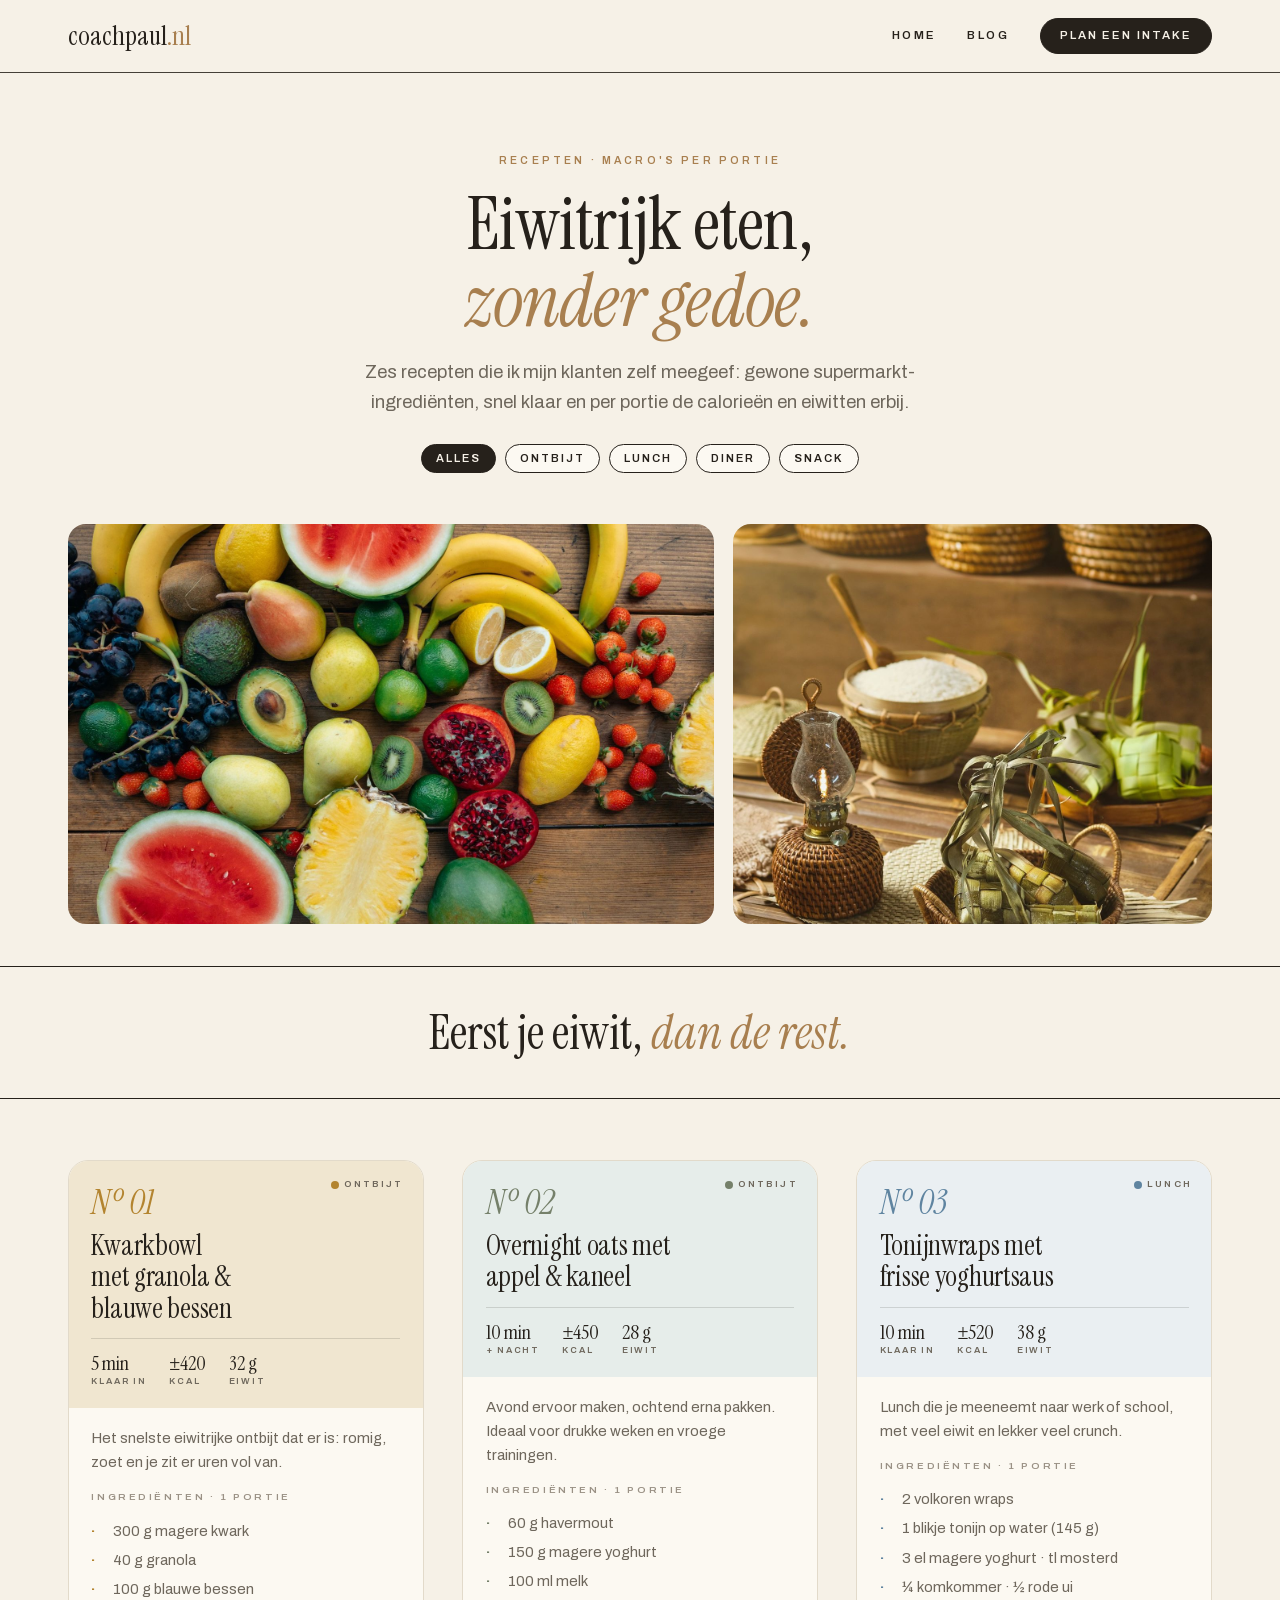
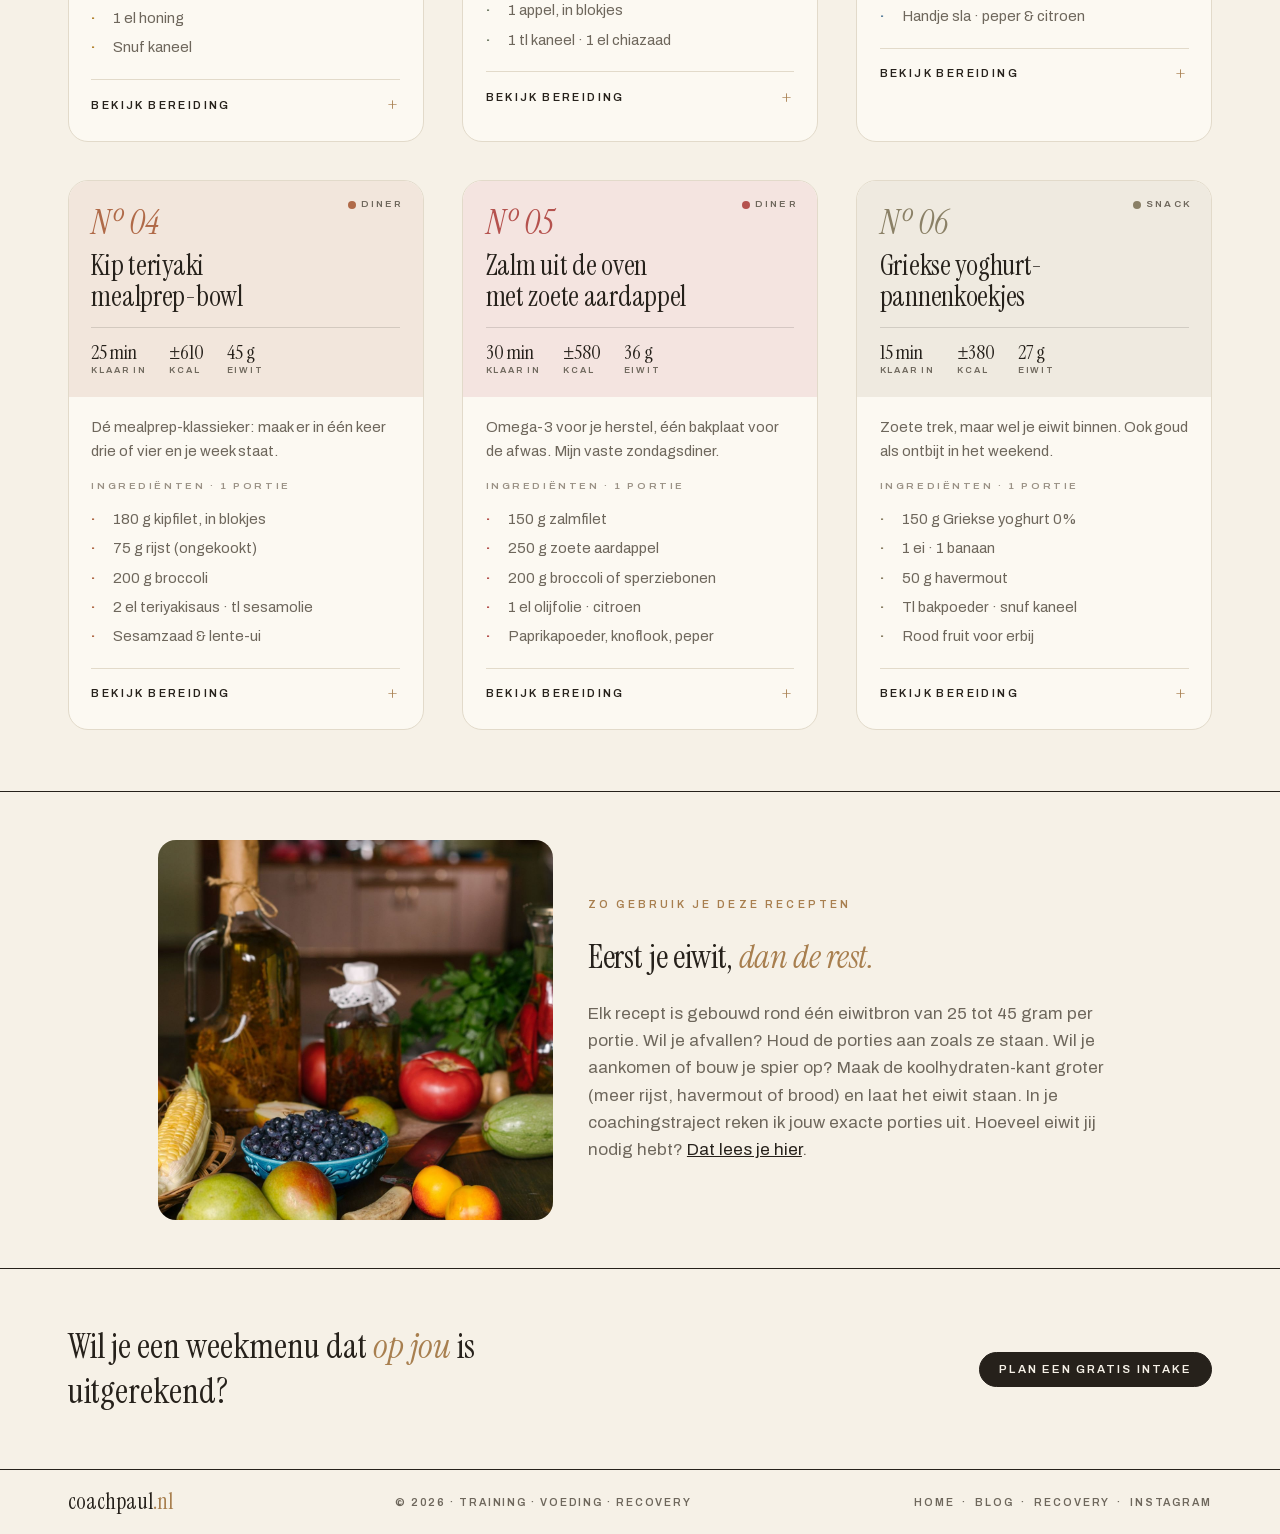
<file: recepten.html>
<!doctype html>
<html lang="nl">
<head>
<meta charset="utf-8">
<meta name="viewport" content="width=device-width, initial-scale=1, viewport-fit=cover">
<meta http-equiv="Content-Security-Policy" content="default-src 'self'; script-src 'self'; style-src 'self' 'unsafe-inline'; img-src 'self' data:; font-src 'self'; media-src 'self'; connect-src 'self'; object-src 'none'; base-uri 'self'; form-action 'self'; upgrade-insecure-requests">
<meta name="referrer" content="strict-origin-when-cross-origin">
<link rel="icon" type="image/svg+xml" href="favicon.svg">
<title>Eiwitrijke recepten · snel &amp; op maat | coachpaul</title>
<meta name="description" content="Eiwitrijke recepten voor afvallen en spieropbouw: snel klaar, gewone supermarkt-ingrediënten en per recept de calorieën en eiwitten. Van kwarkbowl tot teriyaki-mealprep.">
<meta property="og:type" content="website">
<meta property="og:locale" content="nl_NL">
<meta property="og:title" content="Eiwitrijke recepten | coachpaul">
<meta property="og:description" content="Snelle, eiwitrijke recepten met macro's per portie, voor afvallen en spieropbouw.">
<meta name="theme-color" content="#F6F1E7">
<link rel="canonical" href="https://coachpaul.nl/recepten.html">
<link rel="stylesheet" href="fonts/fonts.css">

<style>
/* Recepten in de kalme editorial stijl: crème papier, serif met italic accenten,
   zachte kleurvlakken per recept (ontworpen om zonder foto af te ogen),
   dunne lijnen en gespatieerde labels. Eén licht thema. */
:root{
  --paper:#F6F1E7; --ink:#26211B; --ink2:#6E675C; --mute:#9A9185;
  --line:#E2DACA; --card:#FCF9F2; --oak:#A87F4F;
  --t1:#F0E6D0; --a1:#B3842F;
  --t2:#E6EDEA; --a2:#75806A;
  --t3:#EAEFF2; --a3:#5F84A0;
  --t4:#F2E6DC; --a4:#B06A48;
  --t5:#F4E4E0; --a5:#B5524E;
  --t6:#EFEAE0; --a6:#8A8066;
  --serif:"Instrument Serif",Georgia,"Times New Roman",serif;
  --sans:"Archivo","Helvetica Neue",Arial,sans-serif;
  --pad:clamp(20px,4.5vw,48px); --w:1240px;
}
@media (prefers-reduced-motion:no-preference){html{scroll-behavior:smooth}}
*,*::before,*::after{box-sizing:border-box}
html{padding-block:env(safe-area-inset-top,0px) env(safe-area-inset-bottom,0px)}
body{margin:0;background:var(--paper);color:var(--ink);
  font:400 clamp(15.5px,.3vw + 14.5px,17px)/1.6 var(--sans);
  -webkit-font-smoothing:antialiased;overflow-x:hidden}
body::before{content:"";position:fixed;inset:0 0 auto;z-index:20;height:env(safe-area-inset-top,0px);background:var(--paper)}
.wrap{max-width:var(--w);margin-inline:auto;
  padding-left:max(var(--pad),env(safe-area-inset-left,0px));
  padding-right:max(var(--pad),env(safe-area-inset-right,0px))}
img{max-width:100%;display:block}
h1,h2,h3{margin:0;text-wrap:balance;font-family:var(--serif);font-weight:400;letter-spacing:-.01em}
h1 em,h2 em{font-style:italic;color:var(--oak)}
p{margin:0}
a{color:inherit}
a:focus-visible,summary:focus-visible{outline:2px solid var(--ink);outline-offset:3px}
.rule{border:0;border-top:1px solid var(--ink);margin:0;opacity:.85}
.caps{font:600 .66rem/1.6 var(--sans);letter-spacing:.3em;text-transform:uppercase}

header.mast .wrap{display:flex;align-items:center;gap:clamp(1rem,3vw,2.4rem);padding-block:1.15rem;flex-wrap:wrap}
.logo{font:400 clamp(1.45rem,3vw,1.7rem)/1.1 var(--serif);text-decoration:none}
.tld{color:var(--oak)}
.mast nav{display:flex;align-items:center;gap:clamp(1rem,2.4vw,1.9rem);margin-left:auto}
.mast nav a:not(.pill){font:600 .72rem/1 var(--sans);letter-spacing:.22em;text-transform:uppercase;
  color:var(--ink);text-decoration:none;transition:color .2s ease}
.mast nav a:not(.pill):hover{color:var(--oak)}
.pill{display:inline-flex;align-items:center;gap:.6rem;border-radius:999px;
  background:var(--ink);color:var(--paper);border:1px solid var(--ink);
  font:600 .72rem/1 var(--sans);letter-spacing:.18em;text-transform:uppercase;
  padding:.95em 1.65em;text-decoration:none;transition:background .25s ease,color .25s ease}
.pill:hover{background:var(--oak);border-color:var(--oak);color:#fff}
@media (max-width:759px){.mast nav a:not(.pill){display:none}}

.hero{padding-block:clamp(3rem,7vw,5rem) clamp(2.2rem,4.5vw,3.2rem);text-align:center}
.hero .caps{color:var(--oak)}
.hero h1{font-size:clamp(2.5rem,6.4vw,4.6rem);line-height:1.04;max-width:17ch;margin:1rem auto 0}
.hero p.sub{color:var(--ink2);font-size:clamp(1rem,1.5vw,1.15rem);max-width:54ch;margin:1.2rem auto 0}
.filters{display:flex;gap:.55rem;flex-wrap:wrap;justify-content:center;margin-top:1.7rem}
.fbtn{border:1px solid var(--ink);background:var(--card);color:var(--ink);cursor:pointer;
  border-radius:999px;padding:.7em 1.25em;
  font:600 .7rem/1 var(--sans);letter-spacing:.18em;text-transform:uppercase;
  transition:background .2s ease,color .2s ease}
.fbtn:hover{background:var(--ink);color:var(--paper)}
.fbtn.on{background:var(--ink);color:var(--paper)}

.statement{border-block:1px solid var(--ink);padding-block:clamp(1.5rem,3vw,2.3rem);text-align:center}
.statement p{font:400 clamp(1.8rem,4.2vw,3rem)/1.2 var(--serif);max-width:24ch;margin-inline:auto}
.statement em{font-style:italic;color:var(--oak)}

.grid{padding-block:clamp(2.4rem,5vw,3.8rem);display:grid;gap:clamp(1.6rem,3.5vw,2.4rem)}
@media (min-width:760px){.grid{grid-template-columns:repeat(2,1fr)}}
@media (min-width:1100px){.grid{grid-template-columns:repeat(3,1fr)}}
.recept{background:var(--card);border:1px solid var(--line);border-radius:20px;overflow:hidden;
  display:grid;align-content:start;min-width:0}
.r-top{background:var(--tint);padding:1.5rem 1.4rem 1.3rem;display:grid;gap:.6rem;position:relative}
.r-num{font:italic 400 2.2rem/1 var(--serif);color:var(--acc)}
.r-tag{position:absolute;top:1.2rem;right:1.2rem;display:inline-flex;align-items:center;gap:.5em;
  font:600 .6rem/1 var(--sans);letter-spacing:.22em;text-transform:uppercase;color:var(--ink2)}
.r-tag i{width:8px;height:8px;border-radius:50%;background:var(--acc)}
.recept h2{font-size:clamp(1.4rem,2.4vw,1.75rem);line-height:1.12;max-width:16ch}
.r-macros{display:flex;gap:1.4rem;flex-wrap:wrap;border-top:1px solid rgba(38,33,27,.15);padding-top:.8rem;margin-top:.3rem}
.r-macros div{display:grid;gap:.05rem}
.r-macros b{font:400 1.25rem/1.1 var(--serif);font-variant-numeric:tabular-nums}
.r-macros span{font:600 .56rem/1.4 var(--sans);letter-spacing:.2em;text-transform:uppercase;color:var(--ink2)}
.r-body{padding:1.2rem 1.4rem 1.4rem;display:grid;gap:.9rem}
.r-body p{color:var(--ink2);font-size:.93rem;line-height:1.6}
.r-sub{font:600 .62rem/1.6 var(--sans);letter-spacing:.26em;text-transform:uppercase;color:var(--mute)}
.r-ing{list-style:none;margin:0;padding:0;display:grid;gap:.35rem;font-size:.92rem;color:var(--ink2)}
.r-ing li{display:grid;grid-template-columns:14px 1fr;gap:.5rem}
.r-ing li::before{content:"·";color:var(--acc);font-weight:700}
.recept details{border-top:1px solid var(--line);margin-top:.3rem}
.recept summary{list-style:none;cursor:pointer;display:flex;align-items:center;gap:.8rem;
  padding:.95rem 0 .2rem;
  font:600 .68rem/1 var(--sans);letter-spacing:.22em;text-transform:uppercase;color:var(--ink)}
.recept summary::-webkit-details-marker{display:none}
.recept summary::after{content:"+";margin-left:auto;font:400 1.25rem/1 var(--serif);color:var(--oak)}
.recept details[open] summary::after{content:"−"}
.r-steps{list-style:none;counter-reset:st;margin:.7rem 0 .3rem;padding:0;display:grid;gap:.55rem}
.r-steps li{counter-increment:st;display:grid;grid-template-columns:26px 1fr;gap:.6rem;
  font-size:.92rem;color:var(--ink2)}
.r-steps li::before{content:"0" counter(st);font:italic 400 .95rem/1.5 var(--serif);color:var(--acc)}

.tip{border-top:1px solid var(--ink);padding-block:clamp(2rem,4.5vw,3rem)}
.tip .wrap{display:grid;gap:clamp(1.4rem,3vw,2.2rem);max-width:1060px;align-items:center}
@media (min-width:780px){.tip .wrap{grid-template-columns:.85fr 1.15fr}}
.tip .tip-copy{display:grid;gap:1rem}
.tip h2{font-size:clamp(1.5rem,3vw,2.1rem)}
.tip p{color:var(--ink2);max-width:62ch}

.foot-cta{border-top:1px solid var(--ink);padding-block:clamp(2.2rem,5vw,3.4rem)}
.foot-cta .wrap{display:flex;align-items:center;justify-content:space-between;gap:1.4rem;flex-wrap:wrap}
.foot-cta p{font:400 clamp(1.5rem,3.2vw,2.2rem)/1.3 var(--serif);max-width:26ch}
.foot-cta em{font-style:italic;color:var(--oak)}

footer{border-top:1px solid var(--ink)}
footer .wrap{display:flex;align-items:center;justify-content:space-between;gap:1rem;flex-wrap:wrap;padding-block:1.3rem}
.foot-logo{font:400 1.4rem/1 var(--serif);text-decoration:none}
footer small{font:600 .66rem/1.8 var(--sans);letter-spacing:.18em;text-transform:uppercase;color:var(--ink2)}
footer small a{text-decoration:none}
footer small a:hover{color:var(--oak)}

@media (prefers-reduced-motion:reduce){.pill,.fbtn{transition:none}}
.heromedia{padding-bottom:clamp(1.6rem,3.5vw,2.6rem)}
.heromedia .wrap{display:grid;gap:clamp(.9rem,2vw,1.2rem)}
@media (min-width:680px){.heromedia .wrap{grid-template-columns:1.35fr 1fr}}
.heromedia figure{margin:0;border-radius:18px;overflow:hidden;background:var(--line)}
.heromedia img{width:100%;height:100%;object-fit:cover;min-height:240px;max-height:400px}
.tip figure{margin:0;border-radius:18px;overflow:hidden;background:var(--line)}
.tip figure img{width:100%;height:100%;object-fit:cover;min-height:240px;max-height:380px}
</style>
<link rel="stylesheet" href="mobile.css">
</head>
<body>

<header class="mast">
  <div class="wrap">
    <a class="logo" href="./">coachpaul<span class="tld">.nl</span></a>
    <nav aria-label="Hoofdmenu">
      <a href="./">Home</a>
      <a href="blog.html">Blog</a>
      <a class="pill" href="./#start">Plan een intake</a>
    </nav>
  </div>
</header>

<hr class="rule">

<main>
  <header class="hero">
    <div class="wrap">
      <p class="caps">Recepten · macro's per portie</p>
      <h1>Eiwitrijk eten, <em>zonder gedoe.</em></h1>
      <p class="sub">Zes recepten die ik mijn klanten zelf meegeef: gewone supermarkt-ingrediënten, snel klaar en per portie de calorieën en eiwitten erbij.</p>
      <div class="filters" role="group" aria-label="Filter op moment">
        <button class="fbtn on" type="button" data-f="alles">Alles</button>
        <button class="fbtn" type="button" data-f="ontbijt">Ontbijt</button>
        <button class="fbtn" type="button" data-f="lunch">Lunch</button>
        <button class="fbtn" type="button" data-f="diner">Diner</button>
        <button class="fbtn" type="button" data-f="snack">Snack</button>
      </div>
    </div>
  </header>

  <div class="heromedia">
    <div class="wrap">
      <figure><img src="img/blog/fruit.jpg" alt="" width="1600" height="1067" loading="lazy" decoding="async"></figure>
      <figure><img src="img/blog/rijst.jpg" alt="" width="1200" height="1800" loading="lazy" decoding="async" style="object-position:50% 55%"></figure>
    </div>
  </div>

  <div class="statement" aria-hidden="true">
    <p>Eerst je eiwit, <em>dan de rest.</em></p>
  </div>

  <section class="wrap grid" id="grid" aria-label="Recepten">

    <article class="recept" data-cat="ontbijt" style="--tint:var(--t1);--acc:var(--a1)">
      <div class="r-top">
        <span class="r-num">Nº 01</span>
        <span class="r-tag"><i></i>Ontbijt</span>
        <h2>Kwarkbowl met granola &amp; blauwe bessen</h2>
        <div class="r-macros">
          <div><b>5 min</b><span>Klaar in</span></div>
          <div><b>±420</b><span>Kcal</span></div>
          <div><b>32 g</b><span>Eiwit</span></div>
        </div>
      </div>
      <div class="r-body">
        <p>Het snelste eiwitrijke ontbijt dat er is: romig, zoet en je zit er uren vol van.</p>
        <span class="r-sub">Ingrediënten · 1 portie</span>
        <ul class="r-ing">
          <li>300 g magere kwark</li>
          <li>40 g granola</li>
          <li>100 g blauwe bessen</li>
          <li>1 el honing</li>
          <li>Snuf kaneel</li>
        </ul>
        <details>
          <summary>Bekijk bereiding</summary>
          <ol class="r-steps">
            <li>Schep de kwark in een kom en roer glad.</li>
            <li>Verdeel de granola en blauwe bessen erover.</li>
            <li>Werk af met honing en kaneel.</li>
          </ol>
        </details>
      </div>
    </article>

    <article class="recept" data-cat="ontbijt" style="--tint:var(--t2);--acc:var(--a2)">
      <div class="r-top">
        <span class="r-num">Nº 02</span>
        <span class="r-tag"><i></i>Ontbijt</span>
        <h2>Overnight oats met appel &amp; kaneel</h2>
        <div class="r-macros">
          <div><b>10 min</b><span>+ nacht</span></div>
          <div><b>±450</b><span>Kcal</span></div>
          <div><b>28 g</b><span>Eiwit</span></div>
        </div>
      </div>
      <div class="r-body">
        <p>Avond ervoor maken, ochtend erna pakken. Ideaal voor drukke weken en vroege trainingen.</p>
        <span class="r-sub">Ingrediënten · 1 portie</span>
        <ul class="r-ing">
          <li>60 g havermout</li>
          <li>150 g magere yoghurt</li>
          <li>100 ml melk</li>
          <li>1 appel, in blokjes</li>
          <li>1 tl kaneel · 1 el chiazaad</li>
        </ul>
        <details>
          <summary>Bekijk bereiding</summary>
          <ol class="r-steps">
            <li>Roer havermout, yoghurt, melk en chiazaad door elkaar in een pot.</li>
            <li>Voeg de helft van de appel en de kaneel toe.</li>
            <li>Nacht in de koelkast; serveer met de rest van de appel.</li>
          </ol>
        </details>
      </div>
    </article>

    <article class="recept" data-cat="lunch" style="--tint:var(--t3);--acc:var(--a3)">
      <div class="r-top">
        <span class="r-num">Nº 03</span>
        <span class="r-tag"><i></i>Lunch</span>
        <h2>Tonijnwraps met frisse yoghurtsaus</h2>
        <div class="r-macros">
          <div><b>10 min</b><span>Klaar in</span></div>
          <div><b>±520</b><span>Kcal</span></div>
          <div><b>38 g</b><span>Eiwit</span></div>
        </div>
      </div>
      <div class="r-body">
        <p>Lunch die je meeneemt naar werk of school, met veel eiwit en lekker veel crunch.</p>
        <span class="r-sub">Ingrediënten · 1 portie</span>
        <ul class="r-ing">
          <li>2 volkoren wraps</li>
          <li>1 blikje tonijn op water (145 g)</li>
          <li>3 el magere yoghurt · tl mosterd</li>
          <li>¼ komkommer · ½ rode ui</li>
          <li>Handje sla · peper &amp; citroen</li>
        </ul>
        <details>
          <summary>Bekijk bereiding</summary>
          <ol class="r-steps">
            <li>Meng tonijn met yoghurt, mosterd, citroen en peper.</li>
            <li>Snijd komkommer en ui fijn.</li>
            <li>Beleg de wraps met sla, tonijnsalade en groente; rol strak op.</li>
          </ol>
        </details>
      </div>
    </article>

    <article class="recept" data-cat="diner" style="--tint:var(--t4);--acc:var(--a4)">
      <div class="r-top">
        <span class="r-num">Nº 04</span>
        <span class="r-tag"><i></i>Diner</span>
        <h2>Kip teriyaki mealprep-bowl</h2>
        <div class="r-macros">
          <div><b>25 min</b><span>Klaar in</span></div>
          <div><b>±610</b><span>Kcal</span></div>
          <div><b>45 g</b><span>Eiwit</span></div>
        </div>
      </div>
      <div class="r-body">
        <p>Dé mealprep-klassieker: maak er in één keer drie of vier en je week staat.</p>
        <span class="r-sub">Ingrediënten · 1 portie</span>
        <ul class="r-ing">
          <li>180 g kipfilet, in blokjes</li>
          <li>75 g rijst (ongekookt)</li>
          <li>200 g broccoli</li>
          <li>2 el teriyakisaus · tl sesamolie</li>
          <li>Sesamzaad &amp; lente-ui</li>
        </ul>
        <details>
          <summary>Bekijk bereiding</summary>
          <ol class="r-steps">
            <li>Kook de rijst en stoom de broccoli beetgaar.</li>
            <li>Bak de kip goudbruin in sesamolie; blus af met teriyakisaus.</li>
            <li>Bouw de bowl op en werk af met sesam en lente-ui.</li>
          </ol>
        </details>
      </div>
    </article>

    <article class="recept" data-cat="diner" style="--tint:var(--t5);--acc:var(--a5)">
      <div class="r-top">
        <span class="r-num">Nº 05</span>
        <span class="r-tag"><i></i>Diner</span>
        <h2>Zalm uit de oven met zoete aardappel</h2>
        <div class="r-macros">
          <div><b>30 min</b><span>Klaar in</span></div>
          <div><b>±580</b><span>Kcal</span></div>
          <div><b>36 g</b><span>Eiwit</span></div>
        </div>
      </div>
      <div class="r-body">
        <p>Omega-3 voor je herstel, één bakplaat voor de afwas. Mijn vaste zondagsdiner.</p>
        <span class="r-sub">Ingrediënten · 1 portie</span>
        <ul class="r-ing">
          <li>150 g zalmfilet</li>
          <li>250 g zoete aardappel</li>
          <li>200 g broccoli of sperziebonen</li>
          <li>1 el olijfolie · citroen</li>
          <li>Paprikapoeder, knoflook, peper</li>
        </ul>
        <details>
          <summary>Bekijk bereiding</summary>
          <ol class="r-steps">
            <li>Oven op 200 °C; zoete aardappel in parten, 15 min voorbakken met olie en kruiden.</li>
            <li>Schuif de groente en zalm erbij; nog 12–15 min.</li>
            <li>Serveer met citroen en versgemalen peper.</li>
          </ol>
        </details>
      </div>
    </article>

    <article class="recept" data-cat="snack" style="--tint:var(--t6);--acc:var(--a6)">
      <div class="r-top">
        <span class="r-num">Nº 06</span>
        <span class="r-tag"><i></i>Snack</span>
        <h2>Griekse yoghurt-pannenkoekjes</h2>
        <div class="r-macros">
          <div><b>15 min</b><span>Klaar in</span></div>
          <div><b>±380</b><span>Kcal</span></div>
          <div><b>27 g</b><span>Eiwit</span></div>
        </div>
      </div>
      <div class="r-body">
        <p>Zoete trek, maar wel je eiwit binnen. Ook goud als ontbijt in het weekend.</p>
        <span class="r-sub">Ingrediënten · 1 portie</span>
        <ul class="r-ing">
          <li>150 g Griekse yoghurt 0%</li>
          <li>1 ei · 1 banaan</li>
          <li>50 g havermout</li>
          <li>Tl bakpoeder · snuf kaneel</li>
          <li>Rood fruit voor erbij</li>
        </ul>
        <details>
          <summary>Bekijk bereiding</summary>
          <ol class="r-steps">
            <li>Mix yoghurt, ei, banaan, havermout en bakpoeder tot een glad beslag.</li>
            <li>Bak kleine pannenkoekjes op middelhoog vuur, ±2 min per kant.</li>
            <li>Serveer met rood fruit en een beetje kaneel.</li>
          </ol>
        </details>
      </div>
    </article>
  </section>

  <div class="tip">
    <div class="wrap">
      <figure><img src="img/blog/keukentafel.jpg" alt="" width="1200" height="1784" loading="lazy" decoding="async" style="object-position:50% 60%"></figure>
      <div class="tip-copy">
      <p class="caps" style="color:var(--oak)">Zo gebruik je deze recepten</p>
      <h2>Eerst je eiwit, <em>dan de rest.</em></h2>
      <p>Elk recept is gebouwd rond één eiwitbron van 25 tot 45 gram per portie. Wil je afvallen? Houd de porties aan zoals ze staan. Wil je aankomen of bouw je spier op? Maak de koolhydraten-kant groter (meer rijst, havermout of brood) en laat het eiwit staan. In je coachingstraject reken ik jouw exacte porties uit. Hoeveel eiwit jij nodig hebt? <a href="blog/hoeveel-eiwit-per-dag.html" style="color:var(--ink)">Dat lees je hier</a>.</p>
      </div>
    </div>
  </div>

  <div class="foot-cta">
    <div class="wrap">
      <p>Wil je een weekmenu dat <em>op jou</em> is uitgerekend?</p>
      <a class="pill" href="./#start">Plan een gratis intake</a>
    </div>
  </div>
</main>

<footer>
  <div class="wrap">
    <a class="foot-logo" href="./">coachpaul<span class="tld">.nl</span></a>
    <small>© 2026 · training · voeding · recovery</small>
    <small><a href="./">Home</a> &nbsp;·&nbsp; <a href="blog.html">Blog</a> &nbsp;·&nbsp; <a href="recovery.html">Recovery</a> &nbsp;·&nbsp; <a href="https://www.instagram.com/klouwenspaul" rel="noopener noreferrer">Instagram</a></small>
  </div>
</footer>

<script src="js/recepten.js"></script>

<script type="application/ld+json">
{
  "@context": "https://schema.org",
  "@type": "ItemList",
  "name": "Eiwitrijke recepten van coachpaul",
  "itemListElement": [
    {"@type": "Recipe", "position": 1, "name": "Kwarkbowl met granola en blauwe bessen", "recipeCategory": "Ontbijt", "totalTime": "PT5M", "recipeYield": "1 portie", "nutrition": {"@type": "NutritionInformation", "calories": "420 kcal", "proteinContent": "32 g"}, "recipeIngredient": ["300 g magere kwark","40 g granola","100 g blauwe bessen","1 el honing","snuf kaneel"], "recipeInstructions": [{"@type": "HowToStep", "text": "Roer de kwark glad, verdeel granola en bessen erover en werk af met honing en kaneel."}], "author": {"@type": "Person", "name": "Paul Klouwens"}},
    {"@type": "Recipe", "position": 2, "name": "Overnight oats met appel en kaneel", "recipeCategory": "Ontbijt", "totalTime": "PT10M", "recipeYield": "1 portie", "nutrition": {"@type": "NutritionInformation", "calories": "450 kcal", "proteinContent": "28 g"}, "recipeIngredient": ["60 g havermout","150 g magere yoghurt","100 ml melk","1 appel","1 tl kaneel","1 el chiazaad"], "recipeInstructions": [{"@type": "HowToStep", "text": "Meng alles, laat een nacht in de koelkast staan en serveer met verse appel."}], "author": {"@type": "Person", "name": "Paul Klouwens"}},
    {"@type": "Recipe", "position": 3, "name": "Tonijnwraps met frisse yoghurtsaus", "recipeCategory": "Lunch", "totalTime": "PT10M", "recipeYield": "1 portie", "nutrition": {"@type": "NutritionInformation", "calories": "520 kcal", "proteinContent": "38 g"}, "recipeIngredient": ["2 volkoren wraps","145 g tonijn op water","3 el magere yoghurt","1 tl mosterd","komkommer","rode ui","sla"], "recipeInstructions": [{"@type": "HowToStep", "text": "Meng de tonijnsalade, beleg de wraps met sla en groente en rol strak op."}], "author": {"@type": "Person", "name": "Paul Klouwens"}},
    {"@type": "Recipe", "position": 4, "name": "Kip teriyaki mealprep-bowl", "recipeCategory": "Diner", "totalTime": "PT25M", "recipeYield": "1 portie", "nutrition": {"@type": "NutritionInformation", "calories": "610 kcal", "proteinContent": "45 g"}, "recipeIngredient": ["180 g kipfilet","75 g rijst","200 g broccoli","2 el teriyakisaus","1 tl sesamolie","sesamzaad","lente-ui"], "recipeInstructions": [{"@type": "HowToStep", "text": "Kook rijst, stoom broccoli, bak de kip en blus af met teriyakisaus; bouw de bowl op."}], "author": {"@type": "Person", "name": "Paul Klouwens"}},
    {"@type": "Recipe", "position": 5, "name": "Zalm uit de oven met zoete aardappel", "recipeCategory": "Diner", "totalTime": "PT30M", "recipeYield": "1 portie", "nutrition": {"@type": "NutritionInformation", "calories": "580 kcal", "proteinContent": "36 g"}, "recipeIngredient": ["150 g zalmfilet","250 g zoete aardappel","200 g broccoli","1 el olijfolie","citroen","paprikapoeder","knoflook"], "recipeInstructions": [{"@type": "HowToStep", "text": "Bak de zoete aardappel voor, voeg zalm en groente toe en bak 12 tot 15 minuten op 200 graden."}], "author": {"@type": "Person", "name": "Paul Klouwens"}},
    {"@type": "Recipe", "position": 6, "name": "Griekse yoghurt-pannenkoekjes", "recipeCategory": "Snack", "totalTime": "PT15M", "recipeYield": "1 portie", "nutrition": {"@type": "NutritionInformation", "calories": "380 kcal", "proteinContent": "27 g"}, "recipeIngredient": ["150 g Griekse yoghurt 0%","1 ei","1 banaan","50 g havermout","1 tl bakpoeder","kaneel"], "recipeInstructions": [{"@type": "HowToStep", "text": "Mix het beslag en bak kleine pannenkoekjes, ongeveer twee minuten per kant."}], "author": {"@type": "Person", "name": "Paul Klouwens"}}
  ]
}
</script>
</body>
</html>
</file>
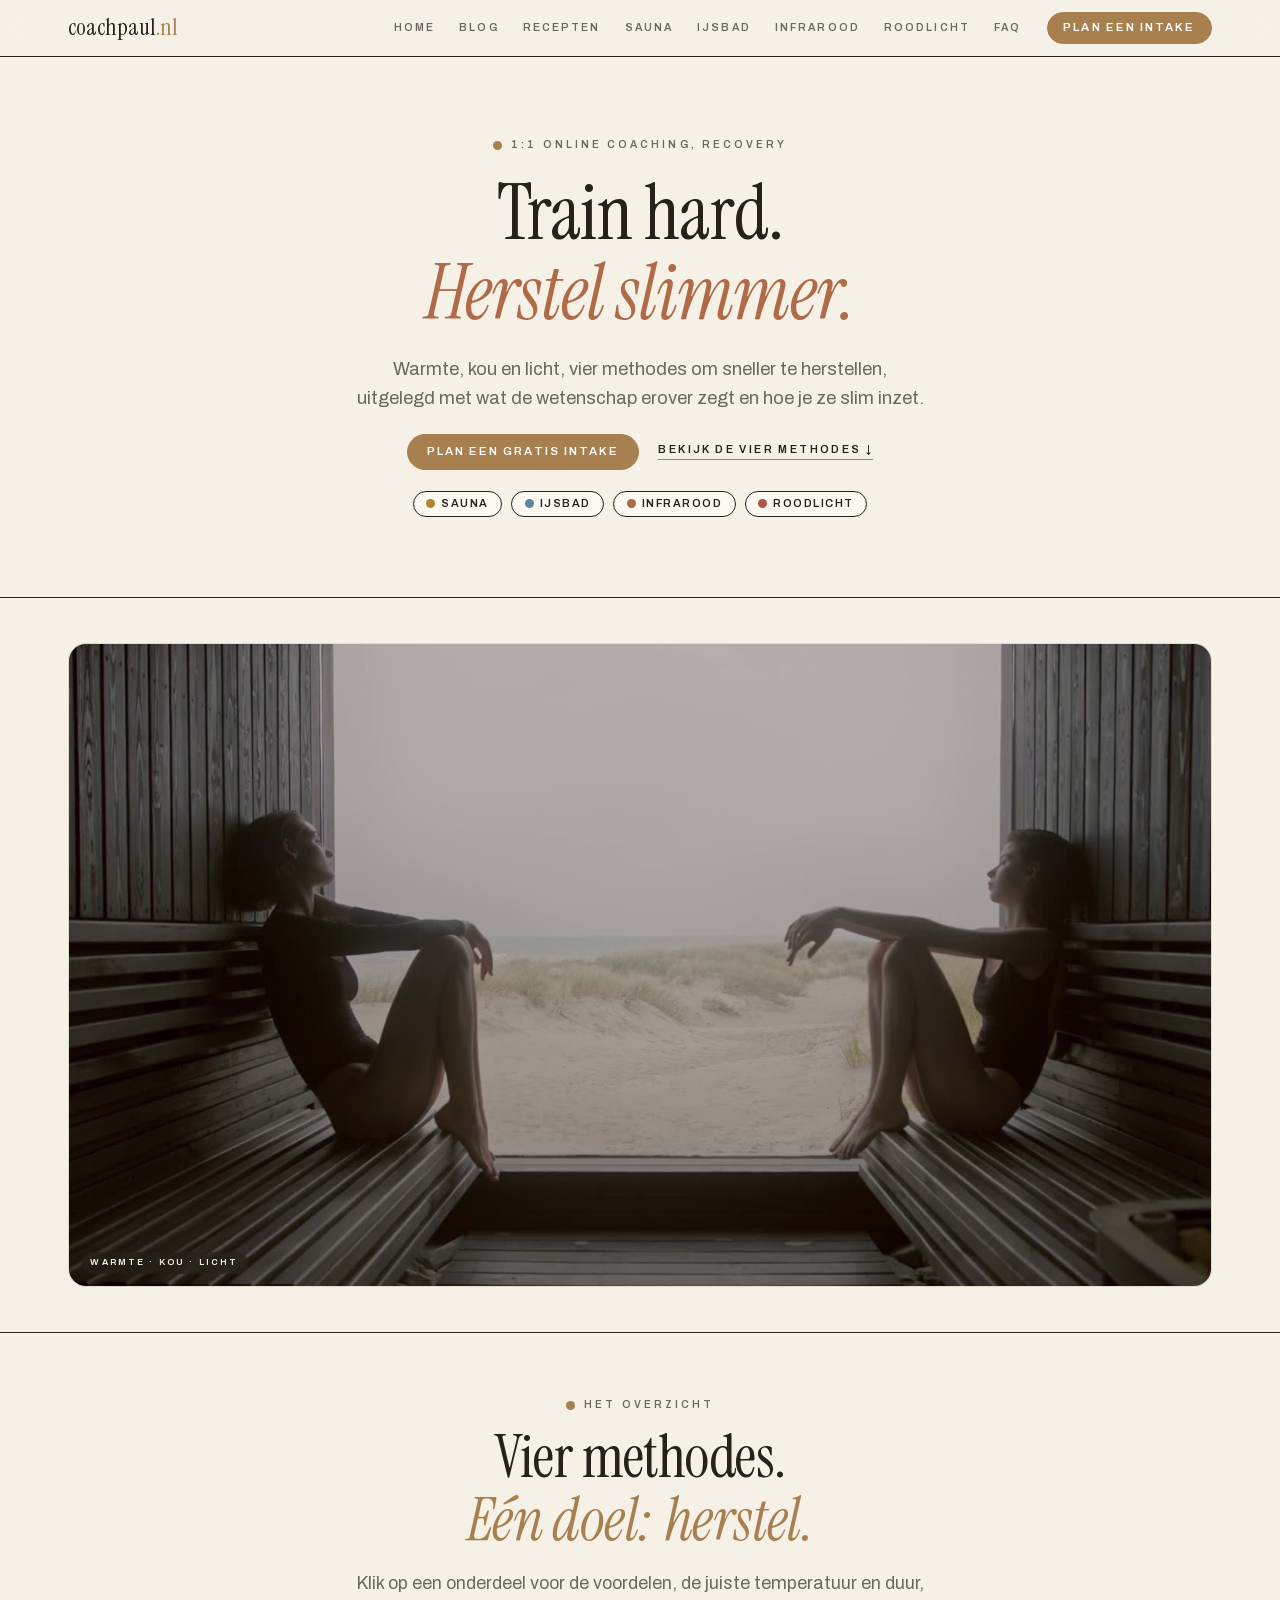
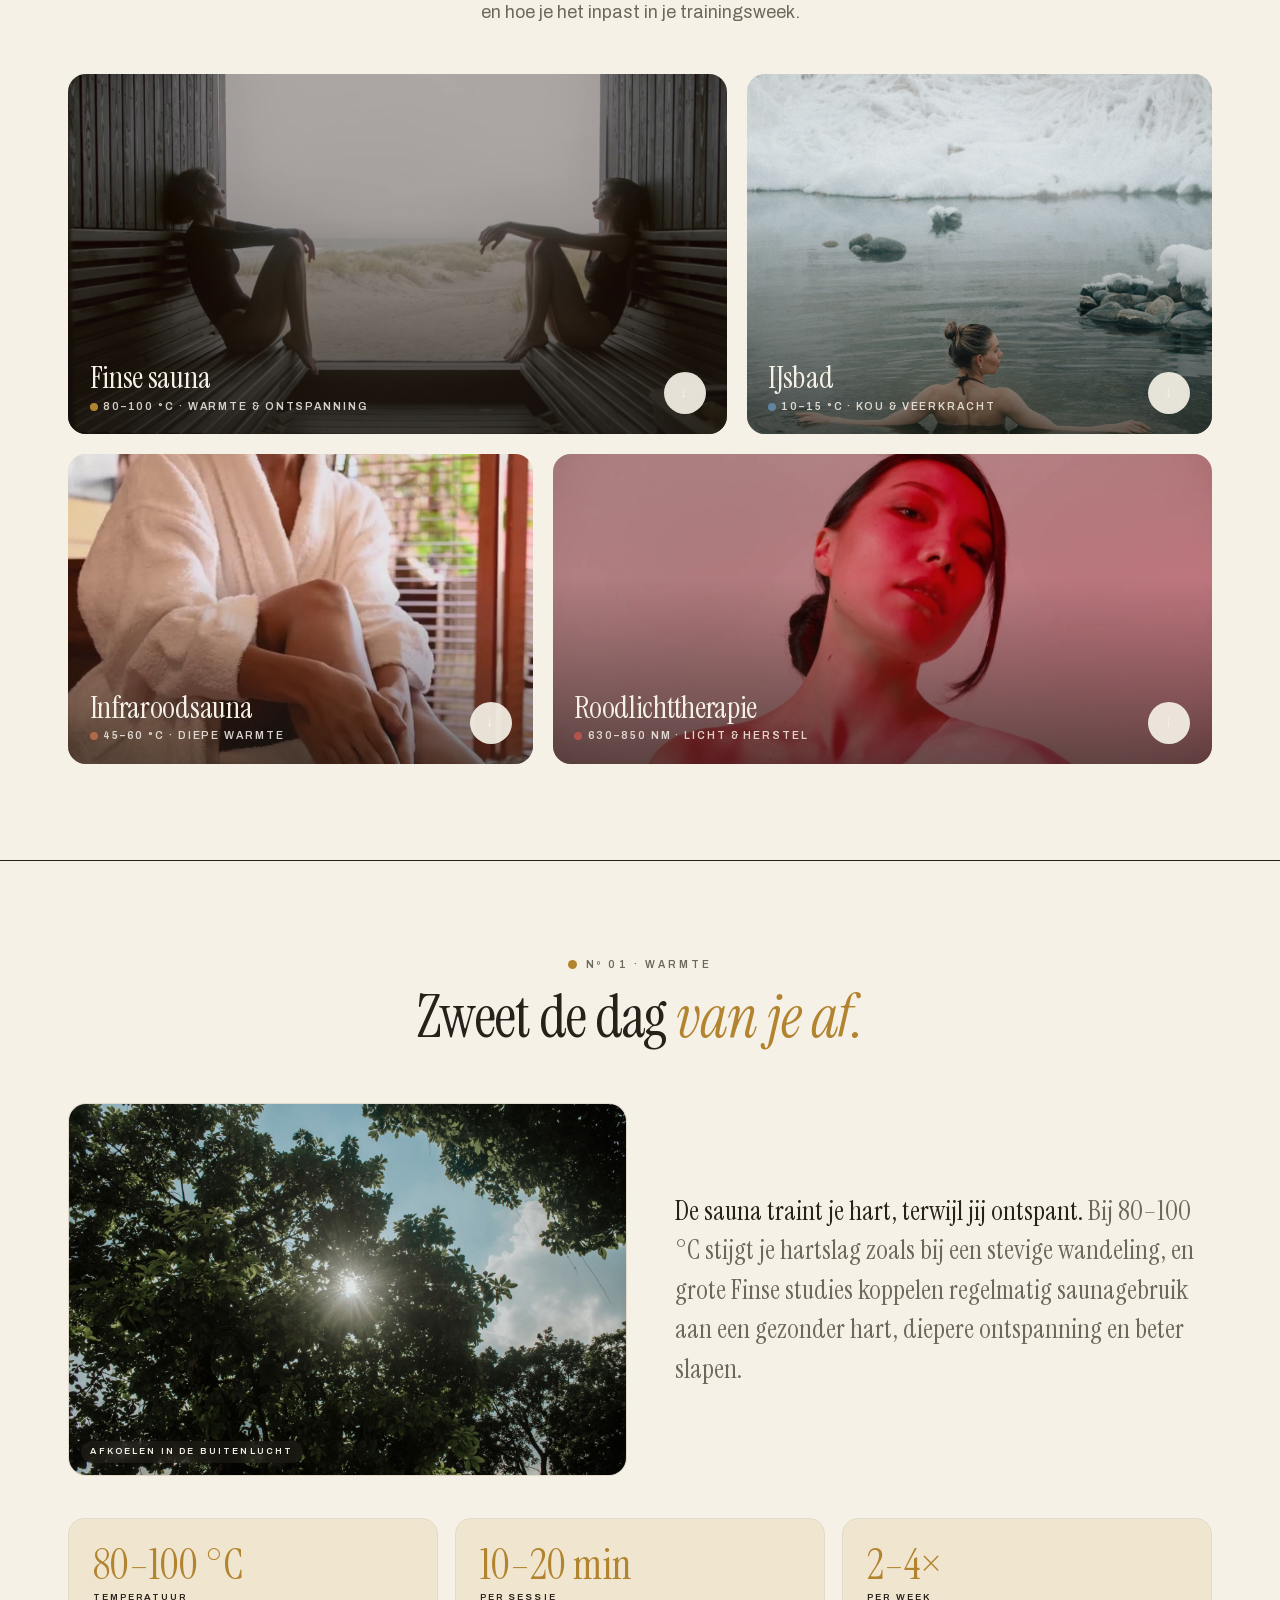
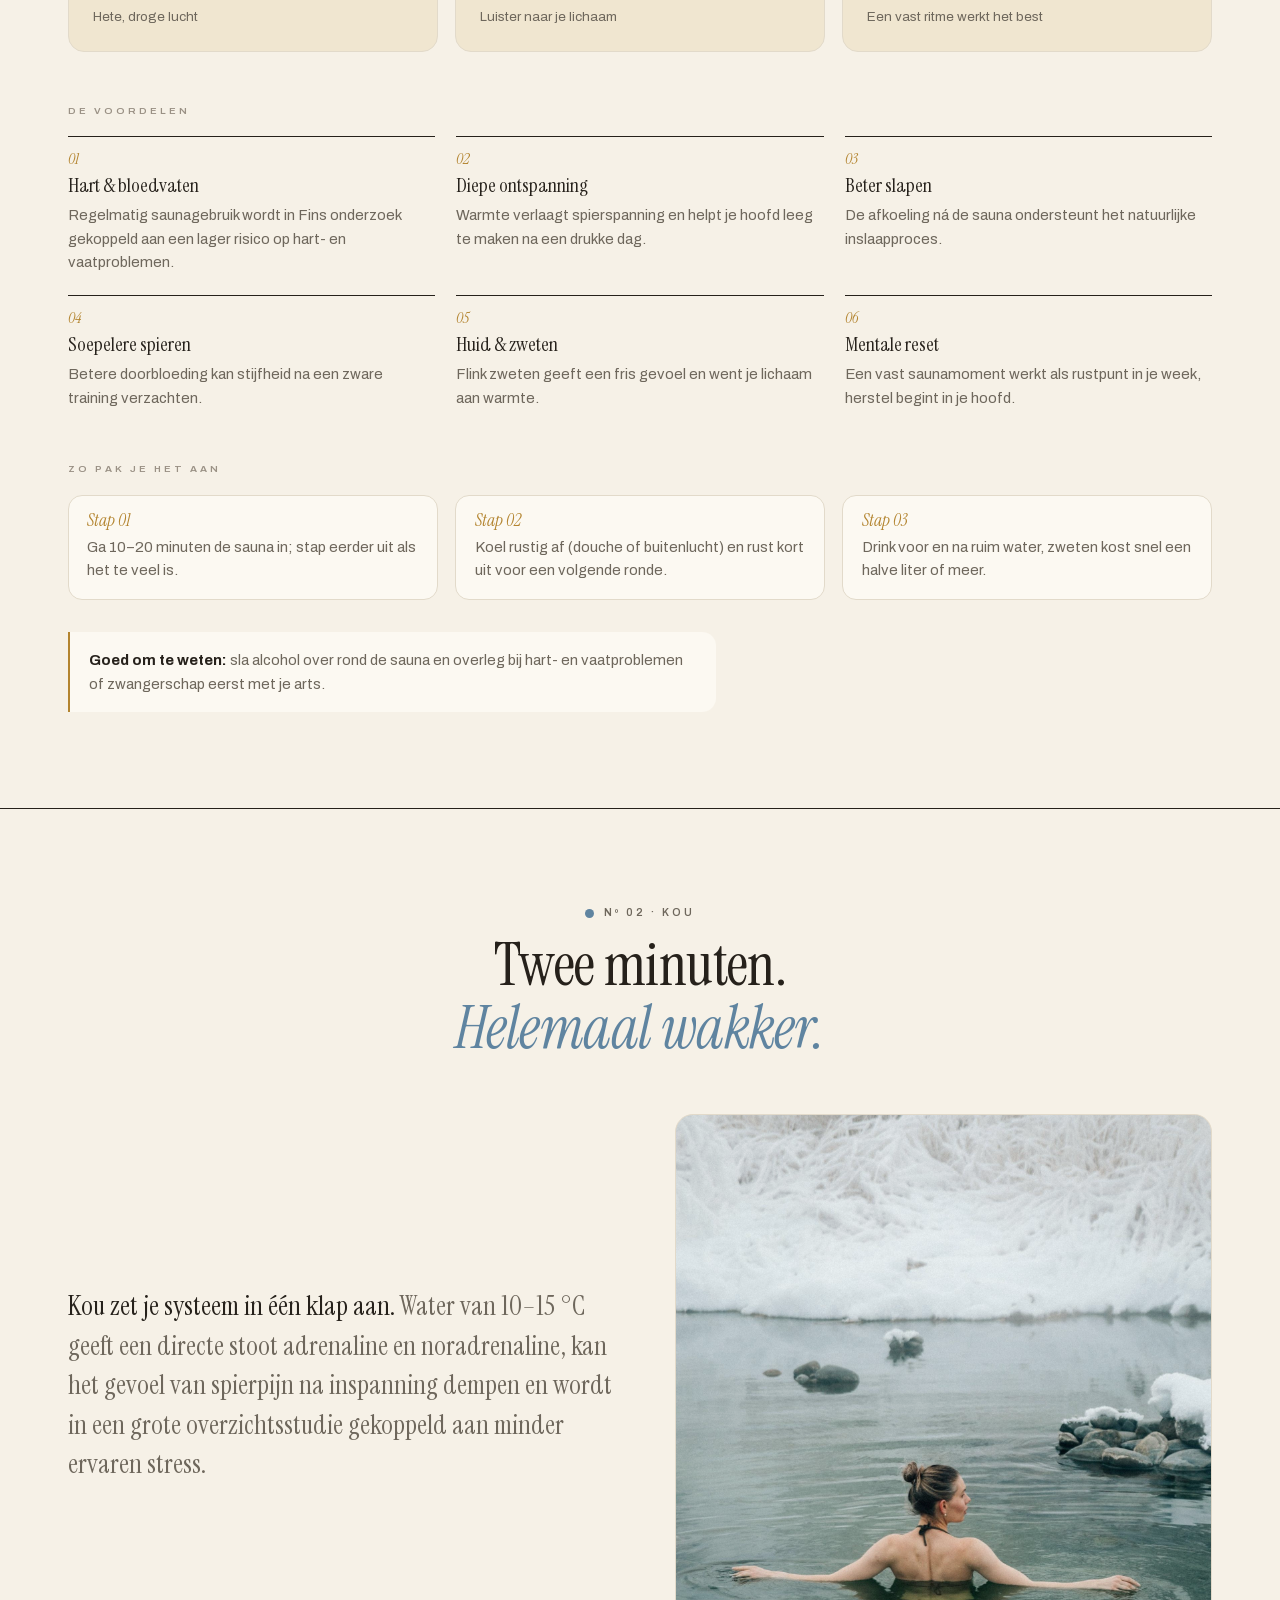
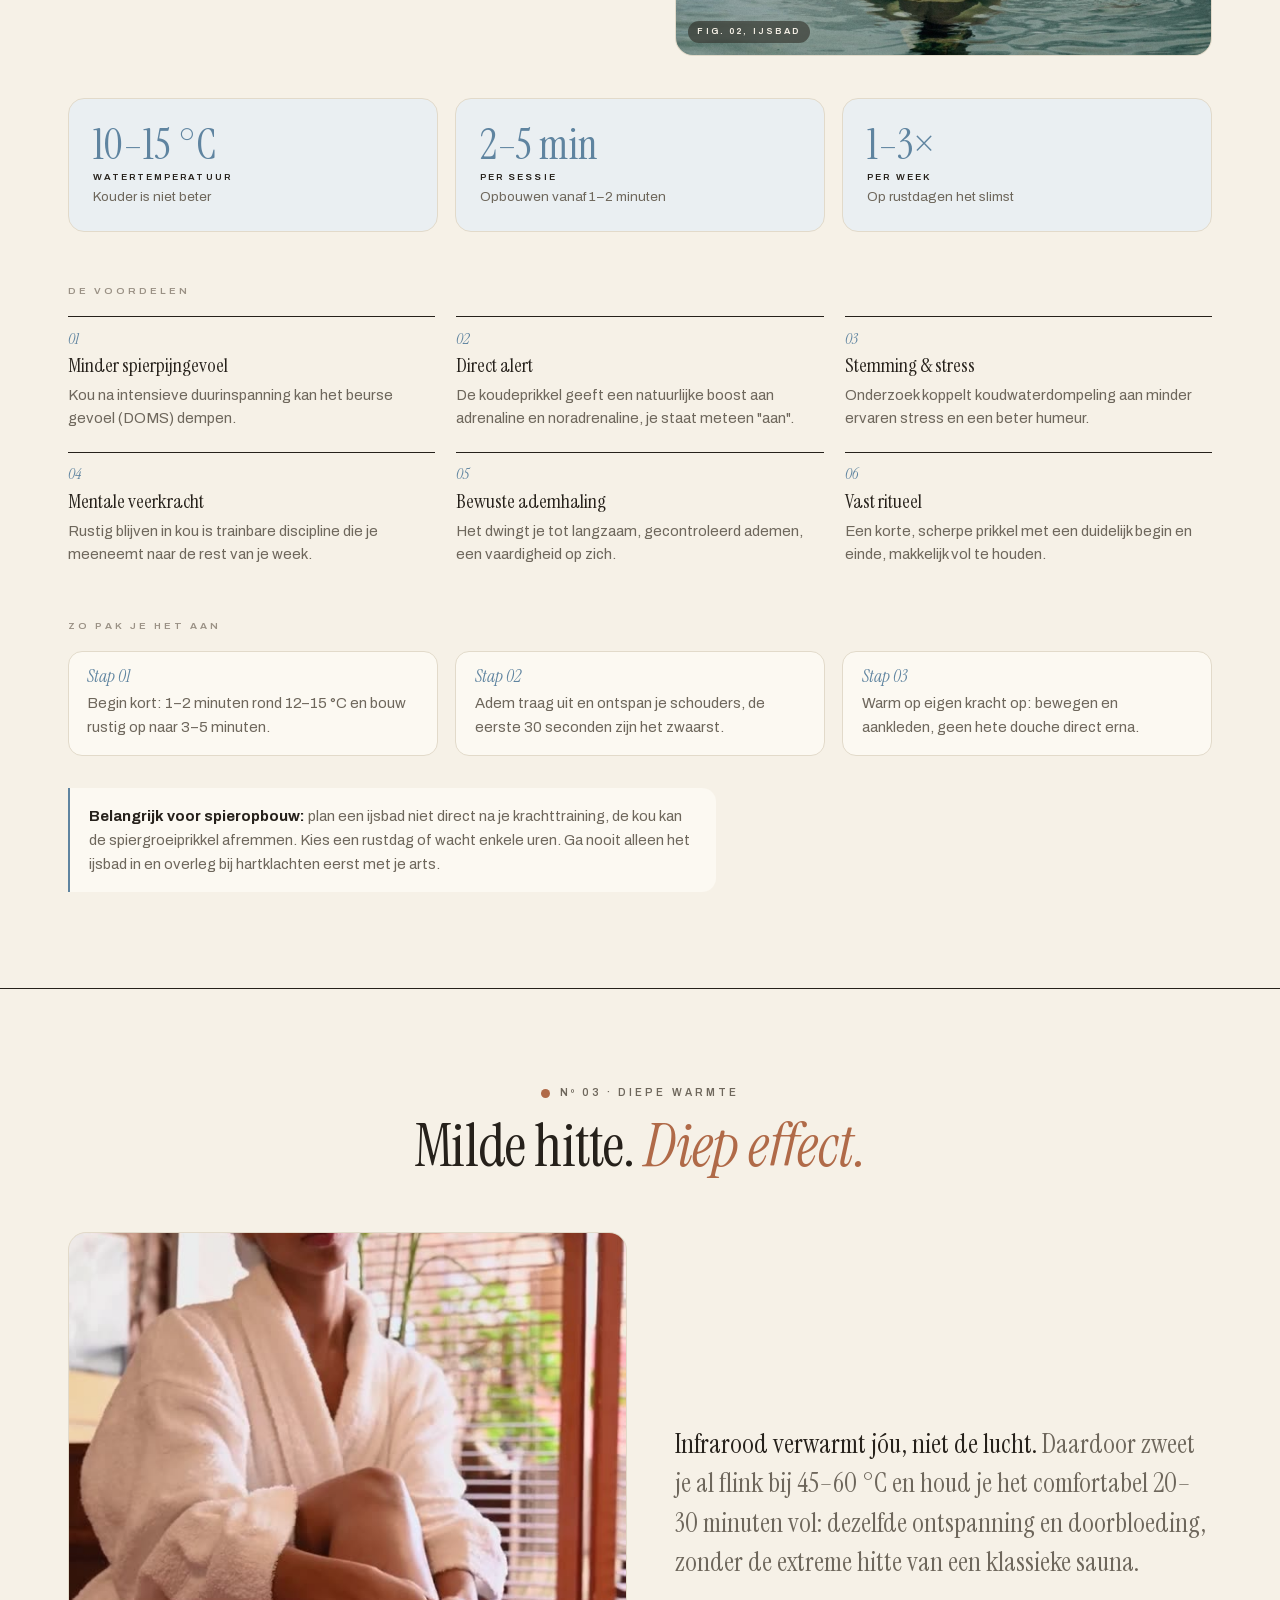
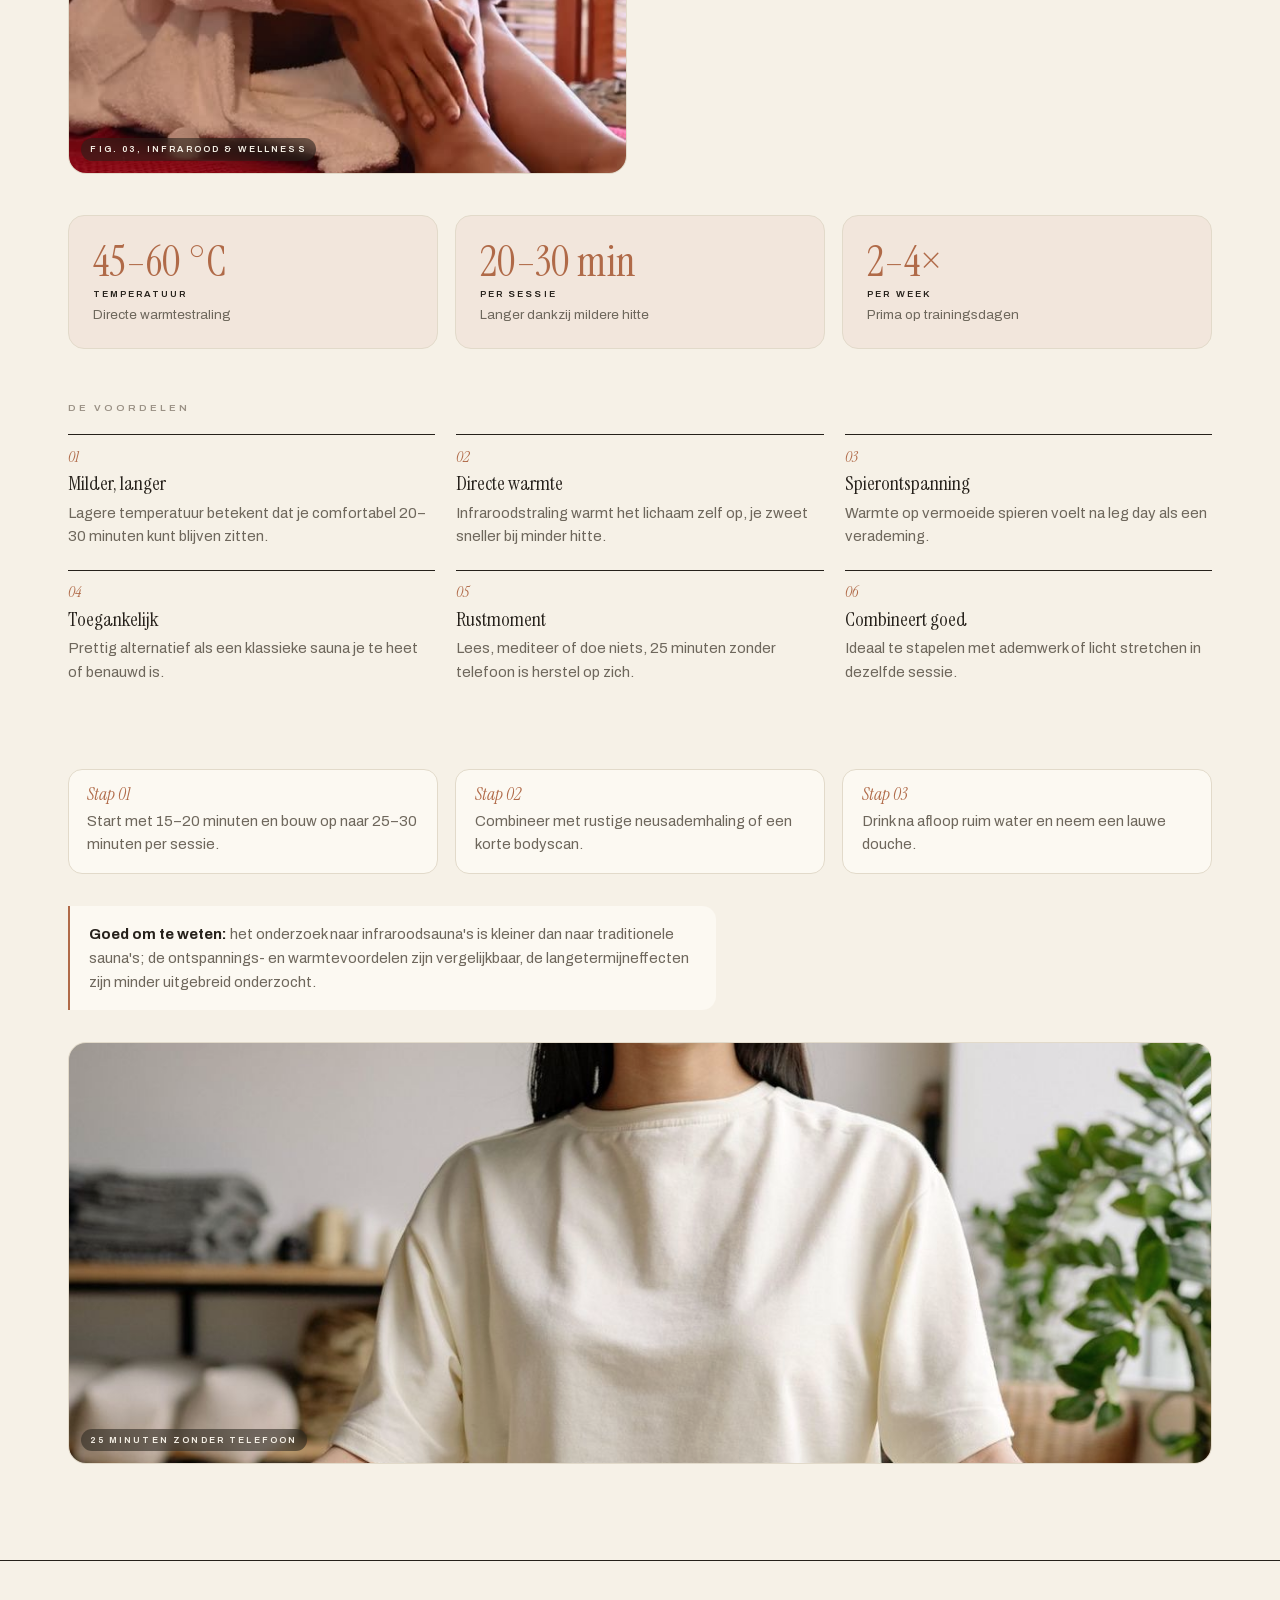
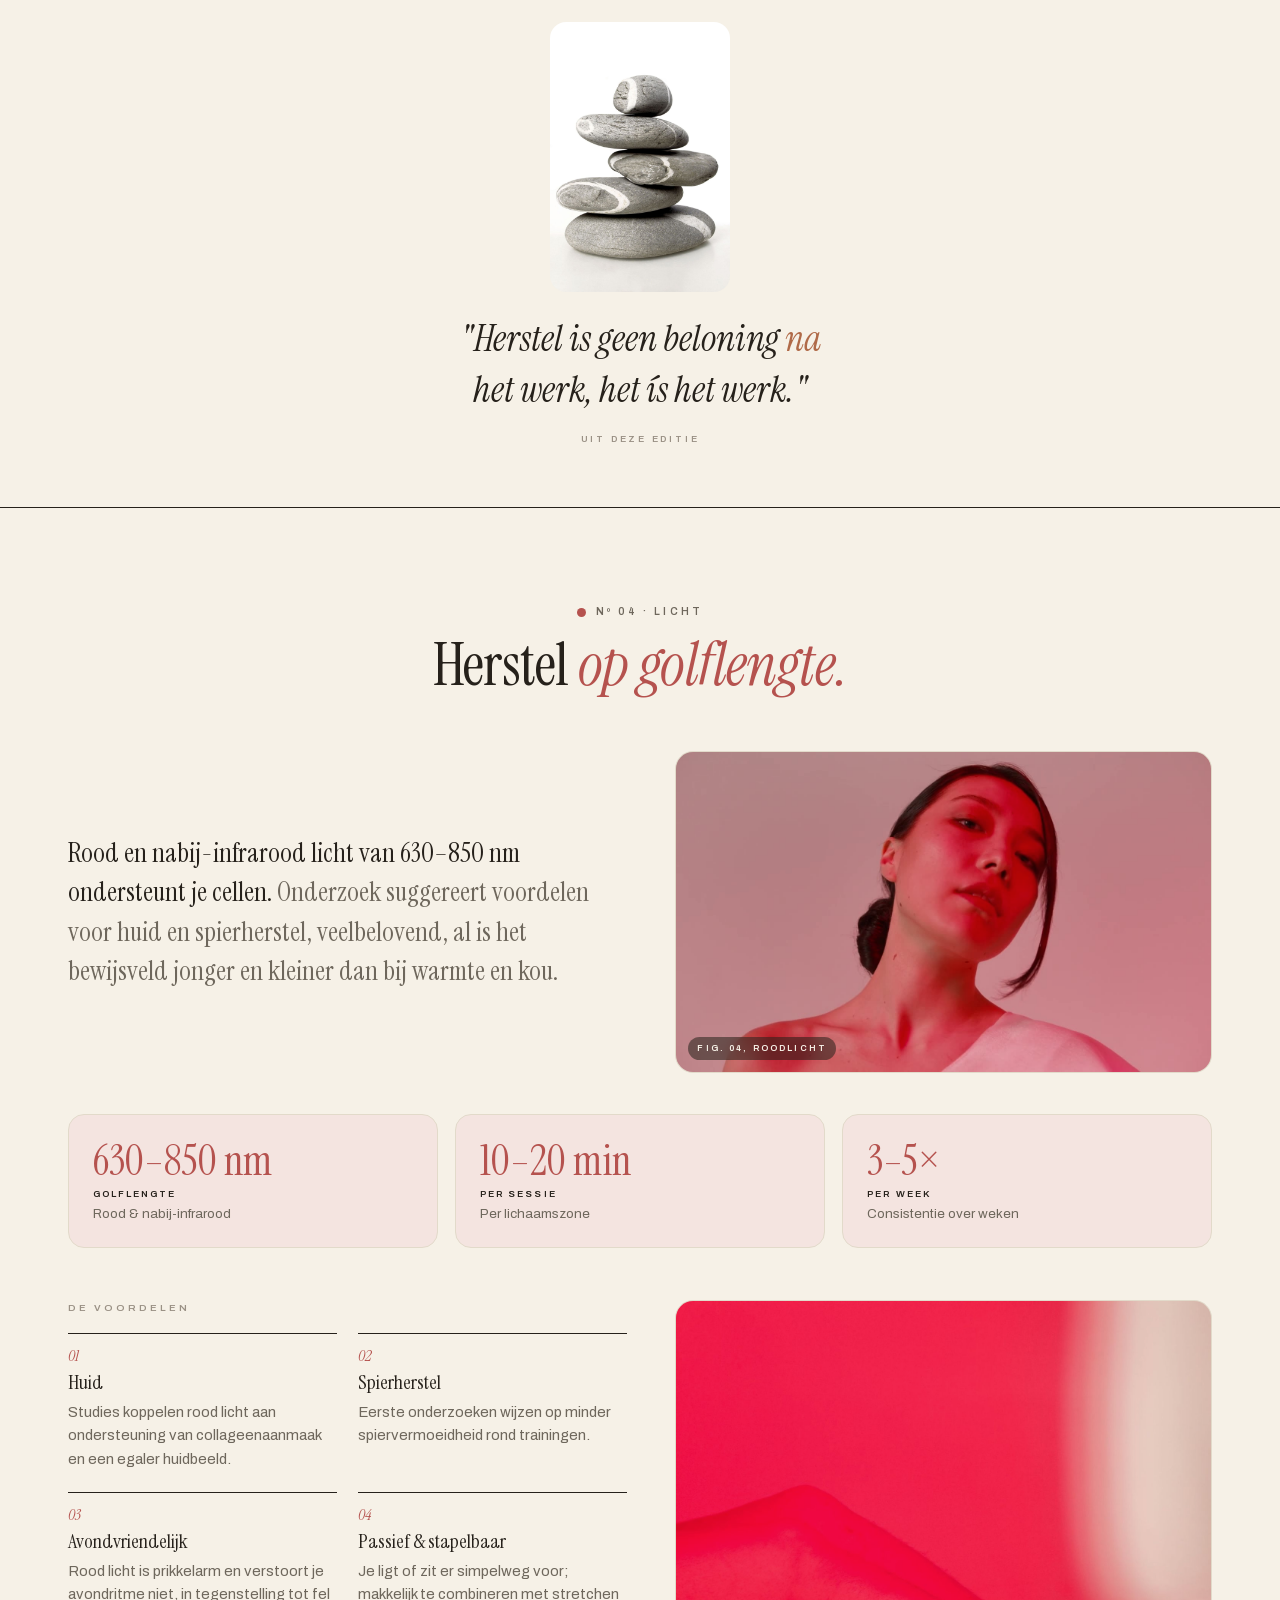
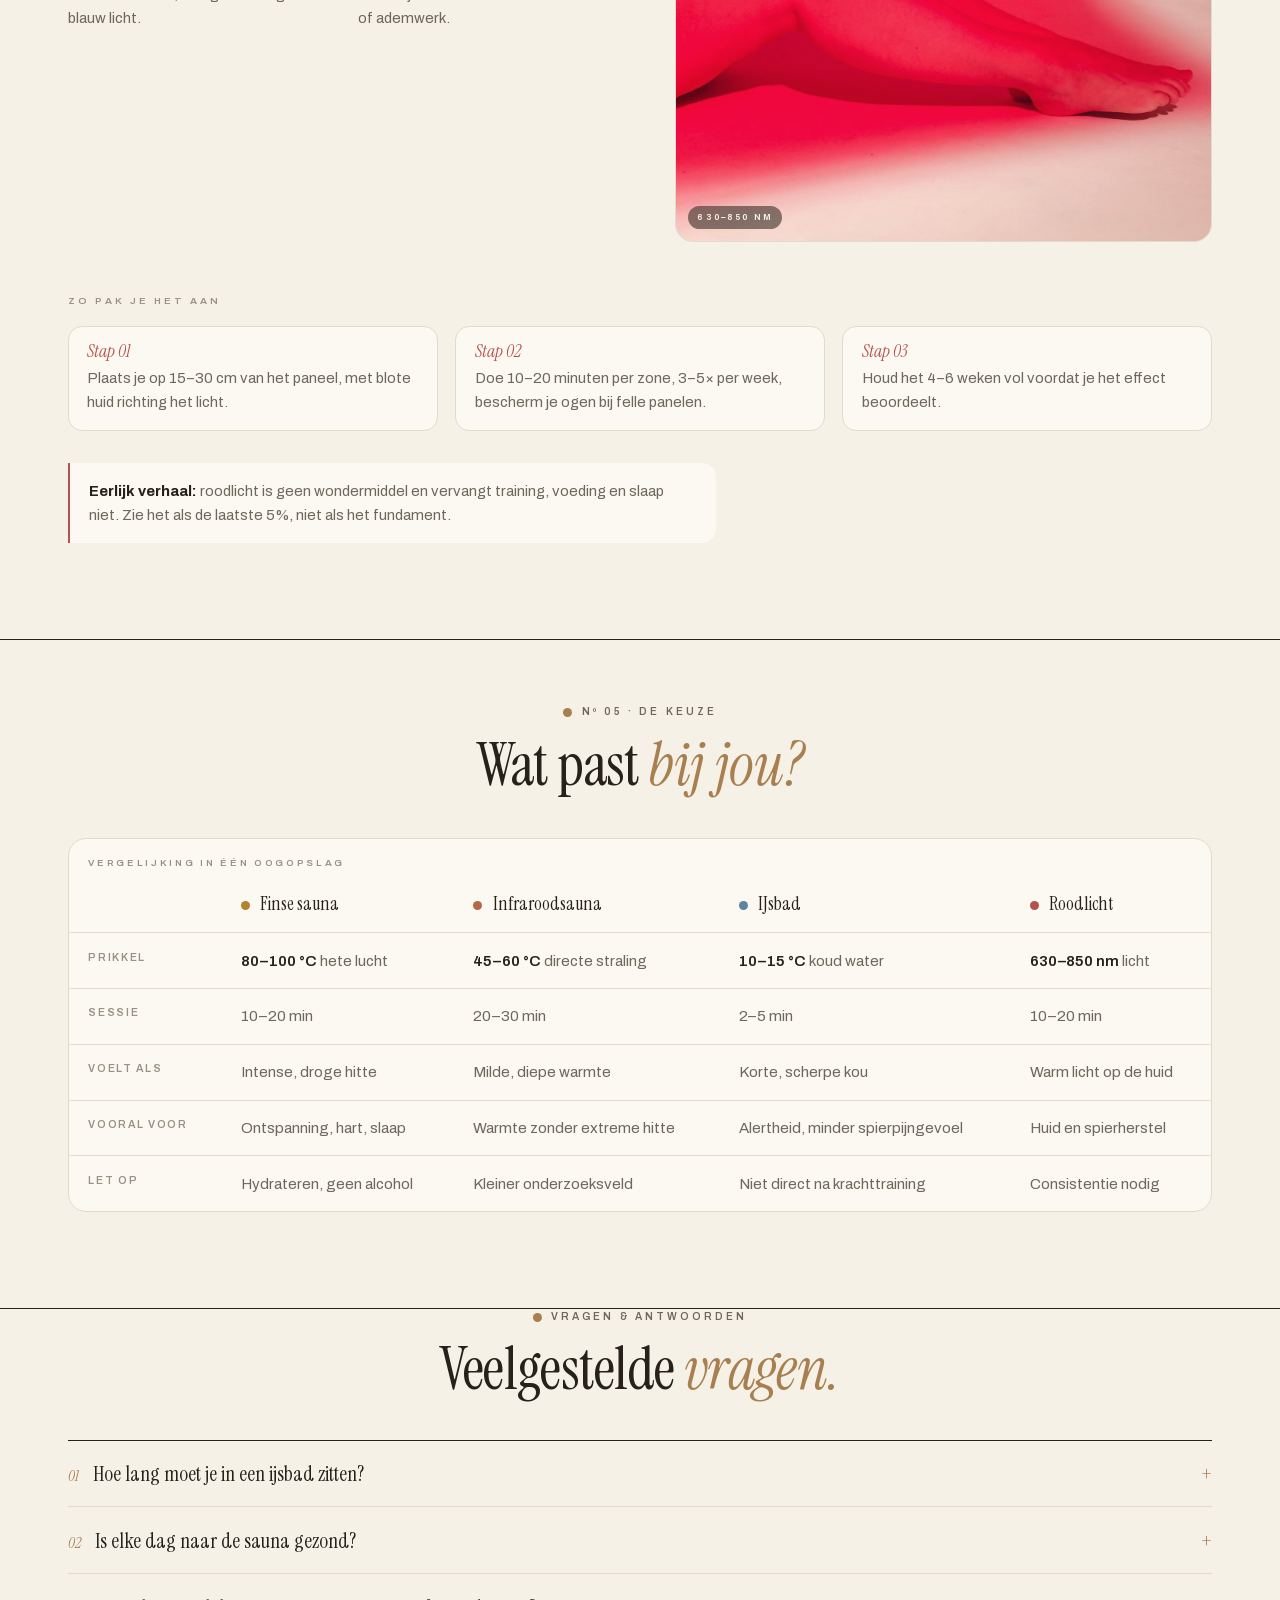
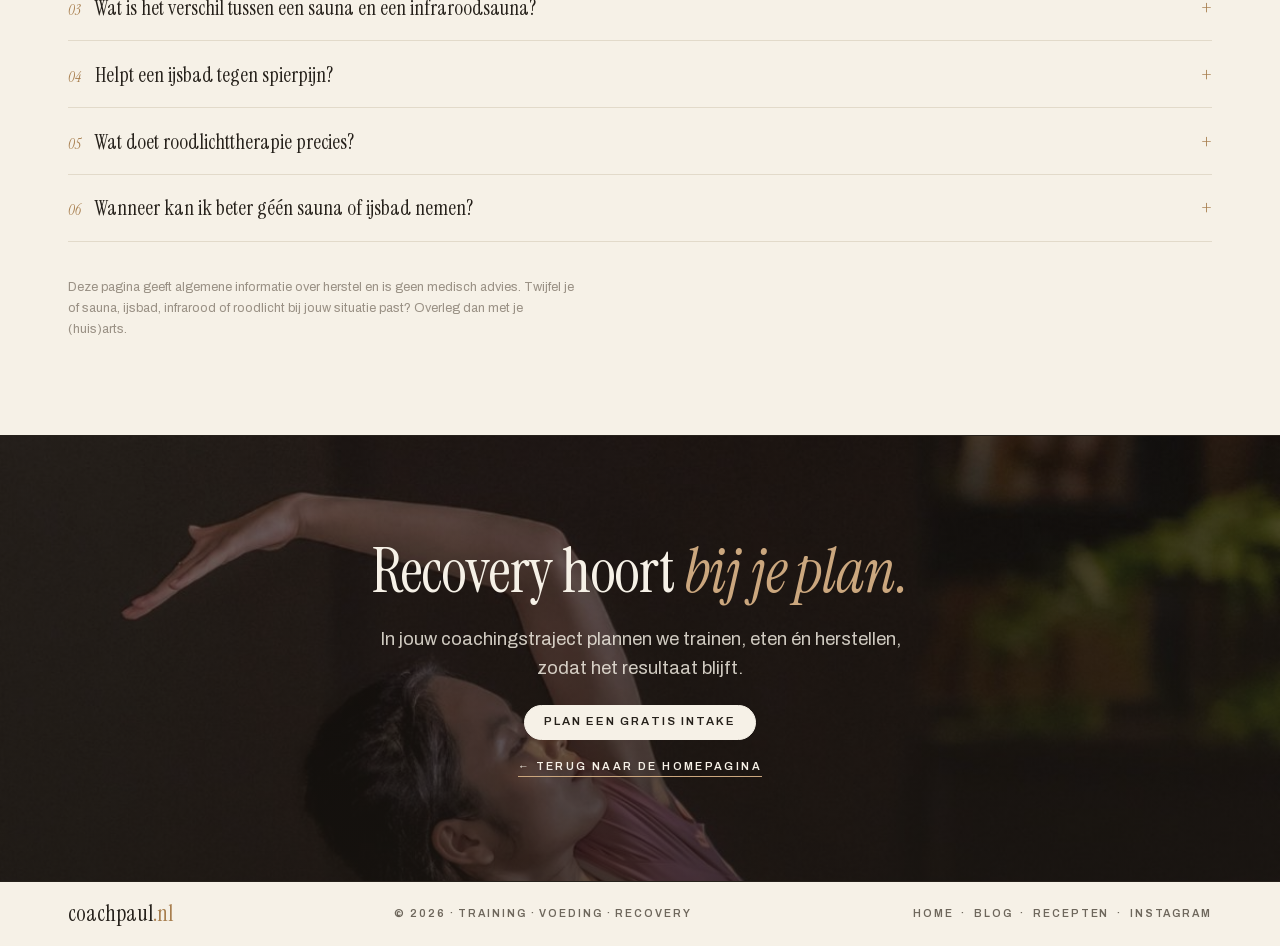
<file: recovery.html>
<!doctype html>
<html lang="nl">
<head>
<meta charset="utf-8">
<meta name="viewport" content="width=device-width, initial-scale=1, viewport-fit=cover">
<meta http-equiv="Content-Security-Policy" content="default-src 'self'; script-src 'self'; style-src 'self' 'unsafe-inline'; img-src 'self' data:; font-src 'self'; media-src 'self'; connect-src 'self'; object-src 'none'; base-uri 'self'; form-action 'self'; upgrade-insecure-requests">
<meta name="referrer" content="strict-origin-when-cross-origin">
<link rel="icon" type="image/svg+xml" href="favicon.svg">
<title>Sauna, IJsbad, Infrarood &amp; Roodlicht, Recovery | coachpaul</title>
<meta name="description" content="De voordelen van sauna, ijsbad, infraroodsauna en roodlichttherapie op een rij: temperaturen, sessieduur, frequentie, veiligheid en veelgestelde vragen. Recovery als vast onderdeel van 1:1 online coaching door coachpaul.">
<meta property="og:type" content="website">
<meta property="og:locale" content="nl_NL">
<meta property="og:title" content="Recovery: sauna, ijsbad, infrarood &amp; roodlicht, coachpaul">
<meta property="og:description" content="Alles over slim herstellen: de voordelen, protocollen en veelgestelde vragen over sauna, ijsbad, infraroodsauna en roodlichttherapie.">
<meta property="og:image" content="img/sauna.jpg">
<meta name="theme-color" content="#F6F1E7">
<link rel="canonical" href="https://coachpaul.nl/recovery.html">
<link rel="stylesheet" href="fonts/fonts.css">
<link rel="preload" as="image" href="img/sauna.jpg" fetchpriority="high">

<style>
/* Recovery in de kalme editorial stijl: crème papier, serif met italic accenten,
   dunne lijnen, zachte accentkleur per methode, rustige beelden. */
:root{
  --paper:#F6F1E7; --ink:#26211B; --ink2:#6E675C; --mute:#9A9185;
  --line:#E2DACA; --card:#FCF9F2; --oak:#A87F4F;
  --c-sauna:#B3842F; --s-sauna:#F0E6D0;
  --c-ijsbad:#5F84A0; --s-ijsbad:#EAEFF2;
  --c-infra:#B06A48;  --s-infra:#F2E6DC;
  --c-rood:#B5524E;   --s-rood:#F4E4E0;
  --serif:"Instrument Serif",Georgia,"Times New Roman",serif;
  --sans:"Archivo","Helvetica Neue",Arial,sans-serif;
  --pad:clamp(20px,4.5vw,48px); --w:1240px;
  --acc:var(--oak); --acc-soft:var(--card);
}
@media (prefers-reduced-motion:no-preference){html{scroll-behavior:smooth}}
*,*::before,*::after{box-sizing:border-box}
html{padding-block:env(safe-area-inset-top,0px) env(safe-area-inset-bottom,0px)}
body{margin:0;background:var(--paper);color:var(--ink);
  font:400 clamp(15.5px,.3vw + 14.5px,17px)/1.62 var(--sans);
  -webkit-font-smoothing:antialiased;overflow-x:hidden}
body::before{content:"";position:fixed;inset:0 0 auto;z-index:20;height:env(safe-area-inset-top,0px);background:var(--paper)}
.wrap{max-width:var(--w);margin-inline:auto;
  padding-left:max(var(--pad),env(safe-area-inset-left,0px));
  padding-right:max(var(--pad),env(safe-area-inset-right,0px))}
img,video{max-width:100%;display:block}
h1,h2,h3,h4{margin:0;text-wrap:balance;font-family:var(--serif);font-weight:400;letter-spacing:-.01em}
p{margin:0}
a{color:inherit}
a:focus-visible,summary:focus-visible,button:focus-visible{outline:2px solid var(--ink);outline-offset:3px}
.skip{position:absolute;left:-999px;top:0;z-index:60;background:var(--ink);color:var(--paper);
  font:600 .72rem/1 var(--sans);letter-spacing:.18em;text-transform:uppercase;
  padding:.9em 1.3em;text-decoration:none;border-radius:999px}
.skip:focus{left:12px;top:calc(env(safe-area-inset-top,0px) + 12px)}
.pill{display:inline-flex;align-items:center;gap:.6rem;border-radius:999px;
  background:var(--ink);color:var(--paper);border:1px solid var(--ink);
  font:600 .72rem/1 var(--sans);letter-spacing:.18em;text-transform:uppercase;
  padding:.95em 1.65em;text-decoration:none;transition:background .25s ease,color .25s ease}
.pill:hover{background:var(--oak);border-color:var(--oak);color:#fff}
.pill--sm{padding:.8em 1.35em}
.pill--oak{background:var(--oak);border-color:var(--oak);color:#fff}
.pill--oak:hover{background:var(--ink);border-color:var(--ink);color:var(--paper)}
.pill--light{background:var(--paper);border-color:var(--paper);color:var(--ink)}
.pill--light:hover{background:var(--oak);border-color:var(--oak);color:#fff}
.ghost{font:600 .68rem/1 var(--sans);letter-spacing:.22em;text-transform:uppercase;color:var(--ink);
  text-decoration:none;border-bottom:1px solid var(--oak);padding-bottom:.4em}
.ghost:hover{color:var(--oak)}
.topbar{border-bottom:1px solid var(--ink)}
.topbar .wrap{display:flex;justify-content:space-between;align-items:baseline;gap:1rem;padding-block:.6rem;
  font:600 .6rem/1.6 var(--sans);letter-spacing:.3em;text-transform:uppercase;color:var(--ink2)}
@media (max-width:599px){.tb-r{display:none}}
.localnav{position:sticky;top:env(safe-area-inset-top,0px);z-index:30;
  background:rgba(246,241,231,.88);backdrop-filter:blur(14px);-webkit-backdrop-filter:blur(14px);
  border-bottom:1px solid var(--ink)}
.localnav .wrap{display:flex;align-items:center;gap:clamp(.9rem,2.5vw,1.6rem);min-height:56px}
.ln-brand{font:400 1.45rem/1.1 var(--serif);text-decoration:none;white-space:nowrap}
.tld{color:var(--oak)}
.ln-anchors{display:flex;gap:clamp(.8rem,2.2vw,1.5rem);margin-left:auto;overflow-x:auto;scrollbar-width:none}
.ln-anchors::-webkit-scrollbar{display:none}
.ln-anchors a{font:600 .66rem/1 var(--sans);letter-spacing:.2em;text-transform:uppercase;
  color:var(--ink2);text-decoration:none;white-space:nowrap;
  padding:1em 0 .85em;border-bottom:2px solid transparent;transition:color .2s ease,border-color .2s ease}
.ln-anchors a:hover{color:var(--ink)}
.ln-anchors a.active{color:var(--ink);border-color:var(--oak)}
@media (max-width:719px){.localnav .pill{display:none}}
.hero{border-bottom:1px solid var(--ink)}
.hero .wrap{padding-block:clamp(3rem,6.5vw,5rem);display:grid;gap:1.3rem;justify-items:center;text-align:center}
.m-eyebrow{display:flex;align-items:center;justify-content:center;gap:.6rem;
  font:600 .64rem/1.6 var(--sans);letter-spacing:.3em;text-transform:uppercase;color:var(--ink2);text-align:center}
.m-eyebrow::before{content:"";width:9px;height:9px;border-radius:50%;background:var(--acc);flex:none}
.hero h1{font-size:clamp(2.6rem,6.6vw,4.8rem);line-height:1.04;max-width:15ch}
.hero h1 em{font-style:italic}
.grad{color:var(--c-infra)}
.sub{color:var(--ink2);font:400 clamp(1rem,1.5vw,1.15rem)/1.6 var(--sans);max-width:52ch}
.hero-cta{display:flex;gap:1.2rem;align-items:center;flex-wrap:wrap;justify-content:center}
.chips{display:flex;gap:.55rem;flex-wrap:wrap;justify-content:center}
.chip{display:inline-flex;align-items:center;gap:.55em;border:1px solid var(--ink);background:var(--card);
  border-radius:999px;padding:.62em 1.15em;
  font:600 .68rem/1 var(--sans);letter-spacing:.14em;text-transform:uppercase;text-decoration:none;
  transition:background .2s ease}
.chip:hover{background:var(--paper)}
.chip i{width:9px;height:9px;border-radius:50%;background:var(--cc,var(--ink));flex:none}
.mediacard{position:relative;margin:0;border-radius:18px;overflow:hidden;background:var(--line);
  border:1px solid var(--line)}
.mediacard video,.mediacard > img{width:100%;height:100%;object-fit:cover;filter:saturate(.95) sepia(.04)}
.cap{position:absolute;left:12px;bottom:12px;z-index:2;
  font:600 .56rem/1 var(--sans);letter-spacing:.24em;text-transform:uppercase;
  color:var(--paper);background:rgba(38,33,27,.55);backdrop-filter:blur(6px);
  padding:.75em 1.05em;border-radius:999px}
.heromedia{border-bottom:1px solid var(--ink)}
.heromedia .wrap{padding-block:clamp(1.6rem,4vw,2.8rem)}
.heromedia video{aspect-ratio:16/9}
section{scroll-margin-top:calc(env(safe-area-inset-top,0px) + 62px)}
.sec{padding-block:clamp(3.6rem,7.5vw,6rem)}
main > section.sec{border-bottom:1px solid var(--ink)}
.m-big{font-size:clamp(2rem,5.2vw,3.7rem);line-height:1.06;
  color:var(--ink);text-align:center;max-width:19ch;margin:.8rem auto 0}
.m-big em{font-style:italic;color:var(--acc)}
.m-intro{color:var(--ink2);font:400 clamp(.98rem,1.4vw,1.12rem)/1.6 var(--sans);
  max-width:52ch;margin:1.1rem auto 0;text-align:center}
.bento{display:grid;gap:clamp(.9rem,1.8vw,1.2rem);margin-top:clamp(2rem,4vw,3rem)}
.tile{position:relative;display:block;border-radius:18px;overflow:hidden;text-decoration:none;
  min-height:250px;background:var(--line);color:var(--paper);isolation:isolate}
.tile img{position:absolute;inset:0;width:100%;height:100%;object-fit:cover;
  filter:saturate(.95) sepia(.04);transition:transform .6s cubic-bezier(.2,.6,.2,1);z-index:-2}
.tile::after{content:"";position:absolute;inset:0;z-index:-1;
  background:linear-gradient(180deg,rgba(28,24,19,.04) 40%,rgba(28,24,19,.62) 100%)}
.tile:hover img{transform:scale(1.04)}
.tile-in{position:absolute;inset:auto 0 0 0;padding:1.25rem 1.35rem;display:flex;align-items:flex-end;gap:1rem}
.tile-in div{display:grid;gap:.3rem;min-width:0}
.tile-in b{font:400 clamp(1.45rem,2.5vw,1.9rem)/1.1 var(--serif);letter-spacing:-.01em}
.tile-in span{display:inline-flex;align-items:center;gap:.5em;
  font:600 .66rem/1.4 var(--sans);letter-spacing:.18em;text-transform:uppercase;color:rgba(246,241,231,.85)}
.tile-in span i{width:8px;height:8px;border-radius:50%;background:var(--cc);flex:none}
.tile-go{margin-left:auto;flex:none;width:42px;height:42px;border-radius:50%;
  background:rgba(246,241,231,.92);color:var(--ink);display:grid;place-content:center;
  font-size:1rem;transition:transform .2s ease}
.tile:hover .tile-go{transform:translateY(3px)}
@media (min-width:860px){
  .bento{grid-template-columns:repeat(12,1fr)}
  .t-sauna{grid-column:span 7;min-height:360px}
  .t-ijsbad{grid-column:span 5;min-height:360px}
  .t-infra{grid-column:span 5;min-height:310px}
  .t-rood{grid-column:span 7;min-height:310px}
}
.split{display:grid;gap:clamp(1.4rem,4vw,3rem);align-items:center;margin-top:clamp(2.2rem,4.5vw,3.4rem)}
@media (min-width:920px){
  .split{grid-template-columns:1.02fr .98fr}
  .split.flip > :first-child{order:2}
}
.split .mediacard{align-self:stretch;min-height:320px}
.split .mediacard video,.split .mediacard > img{min-height:320px;max-height:540px}
.ft{font:400 clamp(1.25rem,2.2vw,1.7rem)/1.45 var(--serif);color:var(--ink2);min-width:0}
.ft b{color:var(--ink);font-weight:400}
.statcards{display:grid;gap:clamp(.8rem,1.6vw,1.1rem);margin-top:clamp(1.8rem,3.5vw,2.6rem)}
@media (min-width:720px){.statcards{grid-template-columns:repeat(3,1fr)}}
.scard{background:var(--acc-soft);border:1px solid var(--line);border-radius:16px;
  padding:clamp(1.1rem,2.2vw,1.5rem);display:grid;gap:.15rem;min-width:0}
.scard b{font:400 clamp(1.8rem,3.6vw,2.6rem)/1.1 var(--serif);color:var(--acc);font-variant-numeric:tabular-nums}
.scard .lab{font:600 .58rem/1.5 var(--sans);letter-spacing:.22em;text-transform:uppercase;color:var(--ink)}
.scard .ctx{font:400 .84rem/1.45 var(--sans);color:var(--ink2)}
.bhead{margin-top:clamp(2.2rem,4.5vw,3.2rem);
  font:600 .62rem/1.6 var(--sans);letter-spacing:.3em;text-transform:uppercase;color:var(--mute)}
.benefits{list-style:none;margin:1.1rem 0 0;padding:0;display:grid;gap:clamp(.9rem,2vw,1.3rem);counter-reset:bf}
@media (min-width:680px){.benefits{grid-template-columns:repeat(2,1fr)}}
@media (min-width:980px){.benefits{grid-template-columns:repeat(3,1fr)}}
.benefits.two{grid-template-columns:repeat(auto-fit,minmax(240px,1fr))}
.benefits li{display:grid;gap:.35rem;align-content:start;min-width:0;counter-increment:bf;
  border-top:1px solid var(--ink);padding-top:.85rem}
.benefits li::before{content:"0" counter(bf);font:italic 400 1rem/1 var(--serif);color:var(--acc)}
.benefits b{font:400 1.25rem/1.3 var(--serif);color:var(--ink)}
.benefits span{color:var(--ink2);font-size:.93rem;line-height:1.58}
.how{display:grid;gap:clamp(.8rem,1.6vw,1.1rem);padding:0;margin-block:1.1rem 0}
@media (min-width:720px){.how{grid-template-columns:repeat(3,1fr)}}
.how li{list-style:none;background:var(--card);border:1px solid var(--line);border-radius:14px;
  padding:1rem 1.15rem;display:grid;gap:.4rem;min-width:0;color:var(--ink2);font-size:.93rem;line-height:1.58}
.how i{font:italic 400 1.1rem/1 var(--serif);color:var(--acc)}
.note{margin-top:clamp(1.4rem,3vw,2rem);border-left:2px solid var(--acc);background:var(--card);
  border-radius:0 14px 14px 0;padding:1rem 1.2rem;color:var(--ink2);font-size:.93rem;max-width:72ch}
.note b{color:var(--ink)}
.rood-foto img{min-height:280px;max-height:400px;object-position:50% 55%}
.pull{border-bottom:1px solid var(--ink);padding-block:clamp(2.4rem,5.5vw,3.8rem);text-align:center}
.pull p{font:italic 400 clamp(1.5rem,3.2vw,2.3rem)/1.4 var(--serif);color:var(--ink);
  max-width:26ch;margin-inline:auto;text-wrap:balance}
.pull p em{color:var(--c-infra)}
.pull span{display:block;margin-top:1rem;
  font:600 .58rem/1.6 var(--sans);letter-spacing:.3em;text-transform:uppercase;color:var(--mute)}
.tablewrap{overflow-x:auto;border:1px solid var(--line);border-radius:18px;background:var(--card);
  margin-top:clamp(1.8rem,3.5vw,2.6rem)}
table{width:100%;min-width:780px;border-collapse:collapse;font-size:.94rem}
caption{text-align:left;padding:1.1rem 1.2rem .4rem;font:600 .6rem/1.6 var(--sans);
  letter-spacing:.28em;text-transform:uppercase;color:var(--mute)}
th,td{padding:.95rem 1.2rem;text-align:left;border-top:1px solid var(--line);vertical-align:top}
thead th{border-top:0;font:400 1.15rem/1.3 var(--serif);white-space:nowrap}
thead th i{display:inline-block;width:9px;height:9px;border-radius:50%;margin-right:.55em;background:var(--cc)}
tbody th{font:600 .66rem/1.7 var(--sans);color:var(--mute);text-transform:uppercase;letter-spacing:.16em;white-space:nowrap}
td{color:var(--ink2)}
td b{color:var(--ink);font-weight:600}
.faq{display:grid;border-top:1px solid var(--ink);margin-top:clamp(1.6rem,3vw,2.4rem);counter-reset:fq}
.faq details{border-bottom:1px solid var(--line)}
.faq summary{list-style:none;cursor:pointer;display:flex;align-items:baseline;gap:.9rem;
  padding:1.15rem 0;counter-increment:fq;
  font:400 clamp(1.1rem,1.7vw,1.3rem)/1.4 var(--serif)}
.faq summary::before{content:"0" counter(fq);flex:none;font:italic 400 .95rem/1 var(--serif);color:var(--oak)}
.faq summary::-webkit-details-marker{display:none}
.faq summary::after{content:"+";margin-left:auto;flex:none;font:400 1.3rem/1 var(--serif);color:var(--oak)}
.faq details[open] summary::after{content:"−"}
.faq .a{padding:0 0 1.25rem;color:var(--ink2);max-width:64ch}
.disclaimer{color:var(--mute);font-size:.8rem;max-width:64ch;margin-top:clamp(1.4rem,3vw,2.2rem)}
.cta{position:relative;isolation:isolate;overflow:hidden;color:var(--paper);background:var(--ink)}
.cta > img{position:absolute;inset:0;z-index:-2;width:100%;height:100%;object-fit:cover;
  filter:saturate(.95) sepia(.05)}
.cta::after{content:"";position:absolute;inset:0;z-index:-1;
  background:linear-gradient(180deg,rgba(28,24,19,.52),rgba(28,24,19,.72))}
.cta .wrap{padding-block:clamp(4rem,9vw,6.5rem);display:grid;gap:1.3rem;justify-items:center;text-align:center}
.cta h2{font-size:clamp(2.1rem,5.4vw,3.8rem);line-height:1.05;color:var(--paper)}
.cta h2 em{font-style:italic;color:#CBA77E}
.cta .sub{color:rgba(246,241,231,.82)}
.cta .ghost{color:var(--paper);border-color:#CBA77E}
.cta .ghost:hover{color:#CBA77E}
footer{border-top:1px solid var(--ink)}
footer .wrap{display:flex;align-items:center;justify-content:space-between;gap:1rem;flex-wrap:wrap;padding-block:1.3rem}
.foot-logo{font:400 1.4rem/1 var(--serif);text-decoration:none}
footer small{font:600 .66rem/1.8 var(--sans);letter-spacing:.18em;text-transform:uppercase;color:var(--ink2)}
footer small a{text-decoration:none}
footer small a:hover{color:var(--oak)}
.js .reveal{opacity:0;transform:translateY(18px);
  transition:opacity .8s ease,transform .8s cubic-bezier(.19,.65,.22,1)}
.js .reveal.in{opacity:1;transform:none}
@media (prefers-reduced-motion:reduce){
  .js .reveal{opacity:1;transform:none;transition:none}
  .tile img,.tile-go,.pill,.chip{transition:none}
}
.pull img{width:min(180px,44vw);height:auto;margin:0 auto 1.3rem;border-radius:16px;display:block}
</style>
<link rel="stylesheet" href="mobile.css">
</head>
<body>
<a class="skip" href="#main">Naar de inhoud</a>


<nav class="localnav" aria-label="Recovery-navigatie">
  <div class="wrap">
    <a class="ln-brand" href="./">coachpaul<span class="tld">.nl</span></a>
    <div class="ln-anchors">
      <a href="./">Home</a>
      <a href="blog.html">Blog</a>
      <a href="recepten.html">Recepten</a>
      <a href="#sauna">Sauna</a>
      <a href="#ijsbad">IJsbad</a>
      <a href="#infrarood">Infrarood</a>
      <a href="#roodlicht">Roodlicht</a>
      <a href="#faq">FAQ</a>
    </div>
    <a class="pill pill--sm pill--oak" href="./#start">Plan een intake</a>
  </div>
</nav>

<main id="main">

  <header class="hero" id="top">
    <div class="wrap">
      <p class="m-eyebrow reveal" style="--acc:var(--oak)">1:1 Online coaching, Recovery</p>
      <h1 class="reveal" style="--d:.06s">Train hard.<br><em class="grad">Herstel slimmer.</em></h1>
      <p class="sub reveal" style="--d:.12s">Warmte, kou en licht, vier methodes om sneller te herstellen, uitgelegd met wat de wetenschap erover zegt en hoe je ze slim inzet.</p>
      <div class="hero-cta reveal" style="--d:.18s">
        <a class="pill pill--oak" href="./#start">Plan een gratis intake</a>
        <a class="ghost" href="#overzicht">Bekijk de vier methodes ↓</a>
      </div>
      <div class="chips reveal" style="--d:.24s">
        <a class="chip" href="#sauna" style="--cc:var(--c-sauna)"><i></i>Sauna</a>
        <a class="chip" href="#ijsbad" style="--cc:var(--c-ijsbad)"><i></i>IJsbad</a>
        <a class="chip" href="#infrarood" style="--cc:var(--c-infra)"><i></i>Infrarood</a>
        <a class="chip" href="#roodlicht" style="--cc:var(--c-rood)"><i></i>Roodlicht</a>
      </div>
    </div>
  </header>

  <div class="heromedia">
    <div class="wrap">
      <figure class="mediacard reveal" style="margin:0">
        <video autoplay muted loop playsinline preload="metadata" poster="img/sauna.jpg" src="media/rec-hero.mp4" aria-hidden="true"></video>
        <span class="cap">Warmte · kou · licht</span>
      </figure>
    </div>
  </div>

  <!-- overzicht -->
  <section id="overzicht" class="sec" aria-label="Overzicht van de vier methodes" style="padding-top:clamp(2.5rem,5vw,4rem)">
    <div class="wrap">
      <p class="m-eyebrow reveal" style="--acc:var(--oak)">Het overzicht</p>
      <h2 class="m-big reveal" style="--acc:var(--oak);--d:.06s">Vier methodes.<br><em>Eén doel: herstel.</em></h2>
      <p class="m-intro reveal" style="--d:.12s">Klik op een onderdeel voor de voordelen, de juiste temperatuur en duur, en hoe je het inpast in je trainingsweek.</p>
      <div class="bento">
        <a class="tile t-sauna reveal" href="#sauna" style="--cc:var(--c-sauna)">
          <img src="img/sauna.jpg" alt="Twee mensen ontspannen in een houten sauna met uitzicht op het strand" width="1600" height="844" loading="lazy" decoding="async">
          <span class="tile-in"><div><b>Finse sauna</b><span><i></i>80–100 °C · warmte &amp; ontspanning</span></div><span class="tile-go" aria-hidden="true">↓</span></span>
        </a>
        <a class="tile t-ijsbad reveal" style="--d:.06s;--cc:var(--c-ijsbad)" href="#ijsbad">
          <img src="img/icebath.jpg" alt="Vrouw tot haar schouders in ijskoud natuurwater tussen besneeuwde oevers" width="1600" height="2400" loading="lazy" decoding="async">
          <span class="tile-in"><div><b>IJsbad</b><span><i></i>10–15 °C · kou &amp; veerkracht</span></div><span class="tile-go" aria-hidden="true">↓</span></span>
        </a>
        <a class="tile t-infra reveal" style="--d:.12s;--cc:var(--c-infra)" href="#infrarood">
          <img src="img/infrarood.jpg" alt="Vrouw in badjas ontspant na een warmtesessie in een wellnessruimte" width="618" height="1100" loading="lazy" decoding="async">
          <span class="tile-in"><div><b>Infraroodsauna</b><span><i></i>45–60 °C · diepe warmte</span></div><span class="tile-go" aria-hidden="true">↓</span></span>
        </a>
        <a class="tile t-rood reveal" style="--d:.18s;--cc:var(--c-rood)" href="#roodlicht">
          <img src="img/roodlicht.jpg" alt="Gezicht en schouders verlicht door rood therapielicht" width="1600" height="844" loading="lazy" decoding="async">
          <span class="tile-in"><div><b>Roodlichttherapie</b><span><i></i>630–850 nm · licht &amp; herstel</span></div><span class="tile-go" aria-hidden="true">↓</span></span>
        </a>
      </div>
    </div>
  </section>

  <!-- 01 sauna -->
  <section id="sauna" class="sec" style="--acc:var(--c-sauna);--acc-soft:var(--s-sauna)" aria-label="De voordelen van de sauna">
    <div class="wrap">
      <p class="m-eyebrow reveal">Nº 01 · Warmte</p>
      <h2 class="m-big reveal" style="--d:.06s">Zweet de dag <em>van je af.</em></h2>

      <div class="split">
        <figure class="mediacard reveal">
          <img src="img/blog/bomen.jpg" alt="" width="1600" height="1066" loading="lazy" decoding="async" style="min-height:320px">
          <span class="cap">Afkoelen in de buitenlucht</span>
        </figure>
        <p class="ft reveal" style="--d:.08s"><b>De sauna traint je hart, terwijl jij ontspant.</b> Bij 80–100 °C stijgt je hartslag zoals bij een stevige wandeling, en grote Finse studies koppelen regelmatig saunagebruik aan een gezonder hart, diepere ontspanning en beter slapen.</p>
      </div>

      <div class="statcards">
        <div class="scard reveal"><b>80–100 °C</b><span class="lab">Temperatuur</span><span class="ctx">Hete, droge lucht</span></div>
        <div class="scard reveal" style="--d:.06s"><b>10–20 min</b><span class="lab">Per sessie</span><span class="ctx">Luister naar je lichaam</span></div>
        <div class="scard reveal" style="--d:.12s"><b>2–4×</b><span class="lab">Per week</span><span class="ctx">Een vast ritme werkt het best</span></div>
      </div>

      <h3 class="bhead reveal">De voordelen</h3>
      <ul class="benefits">
        <li class="reveal"><b>Hart &amp; bloedvaten</b><span>Regelmatig saunagebruik wordt in Fins onderzoek gekoppeld aan een lager risico op hart- en vaatproblemen.</span></li>
        <li class="reveal" style="--d:.05s"><b>Diepe ontspanning</b><span>Warmte verlaagt spierspanning en helpt je hoofd leeg te maken na een drukke dag.</span></li>
        <li class="reveal" style="--d:.1s"><b>Beter slapen</b><span>De afkoeling ná de sauna ondersteunt het natuurlijke inslaapproces.</span></li>
        <li class="reveal" style="--d:.15s"><b>Soepelere spieren</b><span>Betere doorbloeding kan stijfheid na een zware training verzachten.</span></li>
        <li class="reveal" style="--d:.2s"><b>Huid &amp; zweten</b><span>Flink zweten geeft een fris gevoel en went je lichaam aan warmte.</span></li>
        <li class="reveal" style="--d:.25s"><b>Mentale reset</b><span>Een vast saunamoment werkt als rustpunt in je week, herstel begint in je hoofd.</span></li>
      </ul>

      <h3 class="bhead reveal">Zo pak je het aan</h3>
      <ol class="how">
        <li class="reveal"><i>Stap 01</i>Ga 10–20 minuten de sauna in; stap eerder uit als het te veel is.</li>
        <li class="reveal" style="--d:.06s"><i>Stap 02</i>Koel rustig af (douche of buitenlucht) en rust kort uit voor een volgende ronde.</li>
        <li class="reveal" style="--d:.12s"><i>Stap 03</i>Drink voor en na ruim water, zweten kost snel een halve liter of meer.</li>
      </ol>
      <p class="note reveal"><b>Goed om te weten:</b> sla alcohol over rond de sauna en overleg bij hart- en vaatproblemen of zwangerschap eerst met je arts.</p>
    </div>
  </section>

  <!-- 02 ijsbad -->
  <section id="ijsbad" class="sec" style="--acc:var(--c-ijsbad);--acc-soft:var(--s-ijsbad)" aria-label="De voordelen van het ijsbad">
    <div class="wrap">
      <p class="m-eyebrow reveal">Nº 02 · Kou</p>
      <h2 class="m-big reveal" style="--d:.06s">Twee minuten. <em>Helemaal wakker.</em></h2>

      <div class="split flip">
        <figure class="mediacard reveal">
          <img src="img/icebath.jpg" alt="Koudwaterdompeling: vrouw baadt in een koude natuurplas tussen sneeuw en ijs" width="1600" height="2400" loading="lazy" decoding="async">
          <span class="cap">Fig. 02, IJsbad</span>
        </figure>
        <p class="ft reveal" style="--d:.08s"><b>Kou zet je systeem in één klap aan.</b> Water van 10–15 °C geeft een directe stoot adrenaline en noradrenaline, kan het gevoel van spierpijn na inspanning dempen en wordt in een grote overzichtsstudie gekoppeld aan minder ervaren stress.</p>
      </div>

      <div class="statcards">
        <div class="scard reveal"><b>10–15 °C</b><span class="lab">Watertemperatuur</span><span class="ctx">Kouder is niet beter</span></div>
        <div class="scard reveal" style="--d:.06s"><b>2–5 min</b><span class="lab">Per sessie</span><span class="ctx">Opbouwen vanaf 1–2 minuten</span></div>
        <div class="scard reveal" style="--d:.12s"><b>1–3×</b><span class="lab">Per week</span><span class="ctx">Op rustdagen het slimst</span></div>
      </div>

      <h3 class="bhead reveal">De voordelen</h3>
      <ul class="benefits">
        <li class="reveal"><b>Minder spierpijngevoel</b><span>Kou na intensieve duurinspanning kan het beurse gevoel (DOMS) dempen.</span></li>
        <li class="reveal" style="--d:.05s"><b>Direct alert</b><span>De koudeprikkel geeft een natuurlijke boost aan adrenaline en noradrenaline, je staat meteen "aan".</span></li>
        <li class="reveal" style="--d:.1s"><b>Stemming &amp; stress</b><span>Onderzoek koppelt koudwaterdompeling aan minder ervaren stress en een beter humeur.</span></li>
        <li class="reveal" style="--d:.15s"><b>Mentale veerkracht</b><span>Rustig blijven in kou is trainbare discipline die je meeneemt naar de rest van je week.</span></li>
        <li class="reveal" style="--d:.2s"><b>Bewuste ademhaling</b><span>Het dwingt je tot langzaam, gecontroleerd ademen, een vaardigheid op zich.</span></li>
        <li class="reveal" style="--d:.25s"><b>Vast ritueel</b><span>Een korte, scherpe prikkel met een duidelijk begin en einde, makkelijk vol te houden.</span></li>
      </ul>

      <h3 class="bhead reveal">Zo pak je het aan</h3>
      <ol class="how">
        <li class="reveal"><i>Stap 01</i>Begin kort: 1–2 minuten rond 12–15 °C en bouw rustig op naar 3–5 minuten.</li>
        <li class="reveal" style="--d:.06s"><i>Stap 02</i>Adem traag uit en ontspan je schouders, de eerste 30 seconden zijn het zwaarst.</li>
        <li class="reveal" style="--d:.12s"><i>Stap 03</i>Warm op eigen kracht op: bewegen en aankleden, geen hete douche direct erna.</li>
      </ol>
      <p class="note reveal"><b>Belangrijk voor spieropbouw:</b> plan een ijsbad niet direct na je krachttraining, de kou kan de spiergroeiprikkel afremmen. Kies een rustdag of wacht enkele uren. Ga nooit alleen het ijsbad in en overleg bij hartklachten eerst met je arts.</p>
    </div>
  </section>

  <!-- 03 infrarood -->
  <section id="infrarood" class="sec" style="--acc:var(--c-infra);--acc-soft:var(--s-infra)" aria-label="De voordelen van de infraroodsauna">
    <div class="wrap">
      <p class="m-eyebrow reveal">Nº 03 · Diepe warmte</p>
      <h2 class="m-big reveal" style="--d:.06s">Milde hitte. <em>Diep effect.</em></h2>

      <div class="split">
        <figure class="mediacard reveal">
          <video class="lazyvid" muted loop playsinline preload="none" poster="img/infrarood.jpg" data-src="media/rec-spa.mp4" aria-hidden="true"></video>
          <span class="cap">Fig. 03, Infrarood &amp; wellness</span>
        </figure>
        <p class="ft reveal" style="--d:.08s"><b>Infrarood verwarmt jóu, niet de lucht.</b> Daardoor zweet je al flink bij 45–60 °C en houd je het comfortabel 20–30 minuten vol: dezelfde ontspanning en doorbloeding, zonder de extreme hitte van een klassieke sauna.</p>
      </div>

      <div class="statcards">
        <div class="scard reveal"><b>45–60 °C</b><span class="lab">Temperatuur</span><span class="ctx">Directe warmtestraling</span></div>
        <div class="scard reveal" style="--d:.06s"><b>20–30 min</b><span class="lab">Per sessie</span><span class="ctx">Langer dankzij mildere hitte</span></div>
        <div class="scard reveal" style="--d:.12s"><b>2–4×</b><span class="lab">Per week</span><span class="ctx">Prima op trainingsdagen</span></div>
      </div>

      <h3 class="bhead reveal">De voordelen</h3>
      <ul class="benefits">
        <li class="reveal"><b>Milder, langer</b><span>Lagere temperatuur betekent dat je comfortabel 20–30 minuten kunt blijven zitten.</span></li>
        <li class="reveal" style="--d:.05s"><b>Directe warmte</b><span>Infraroodstraling warmt het lichaam zelf op, je zweet sneller bij minder hitte.</span></li>
        <li class="reveal" style="--d:.1s"><b>Spierontspanning</b><span>Warmte op vermoeide spieren voelt na leg day als een verademing.</span></li>
        <li class="reveal" style="--d:.15s"><b>Toegankelijk</b><span>Prettig alternatief als een klassieke sauna je te heet of benauwd is.</span></li>
        <li class="reveal" style="--d:.2s"><b>Rustmoment</b><span>Lees, mediteer of doe niets, 25 minuten zonder telefoon is herstel op zich.</span></li>
        <li class="reveal" style="--d:.25s"><b>Combineert goed</b><span>Ideaal te stapelen met ademwerk of licht stretchen in dezelfde sessie.</span></li>
      </ul>

      <h3 class="bhead reveal">Zo pak je het aan</h3>
      <ol class="how">
        <li class="reveal"><i>Stap 01</i>Start met 15–20 minuten en bouw op naar 25–30 minuten per sessie.</li>
        <li class="reveal" style="--d:.06s"><i>Stap 02</i>Combineer met rustige neusademhaling of een korte bodyscan.</li>
        <li class="reveal" style="--d:.12s"><i>Stap 03</i>Drink na afloop ruim water en neem een lauwe douche.</li>
      </ol>
      <p class="note reveal"><b>Goed om te weten:</b> het onderzoek naar infraroodsauna's is kleiner dan naar traditionele sauna's; de ontspannings- en warmtevoordelen zijn vergelijkbaar, de langetermijneffecten zijn minder uitgebreid onderzocht.</p>

      <figure class="mediacard reveal" style="margin-top:clamp(1.4rem,3vw,2rem)">
        <img src="img/blog/meditatie.jpg" alt="" width="1200" height="1800" loading="lazy" decoding="async" style="max-height:420px;object-position:50% 30%">
        <span class="cap">25 minuten zonder telefoon</span>
      </figure>
    </div>
  </section>

  <!-- pull-quote -->
  <aside class="pull reveal">
    <div class="wrap">
      <img src="img/blog/stenen.jpg" alt="" width="1200" height="1800" loading="lazy" decoding="async">
      <p>"Herstel is geen beloning <em>na</em> het werk, het ís het werk."</p>
      <span>Uit deze editie</span>
    </div>
  </aside>

  <!-- 04 roodlicht -->
  <section id="roodlicht" class="sec" style="--acc:var(--c-rood);--acc-soft:var(--s-rood)" aria-label="De voordelen van roodlichttherapie">
    <div class="wrap">
      <p class="m-eyebrow reveal">Nº 04 · Licht</p>
      <h2 class="m-big reveal" style="--d:.06s">Herstel <em>op golflengte.</em></h2>

      <div class="split flip">
        <figure class="mediacard reveal">
          <video class="lazyvid" muted loop playsinline preload="none" poster="img/roodlicht.jpg" data-src="media/rec-redlight.mp4" aria-hidden="true"></video>
          <span class="cap">Fig. 04, Roodlicht</span>
        </figure>
        <p class="ft reveal" style="--d:.08s"><b>Rood en nabij-infrarood licht van 630–850 nm ondersteunt je cellen.</b> Onderzoek suggereert voordelen voor huid en spierherstel, veelbelovend, al is het bewijsveld jonger en kleiner dan bij warmte en kou.</p>
      </div>

      <div class="statcards">
        <div class="scard reveal"><b>630–850 nm</b><span class="lab">Golflengte</span><span class="ctx">Rood &amp; nabij-infrarood</span></div>
        <div class="scard reveal" style="--d:.06s"><b>10–20 min</b><span class="lab">Per sessie</span><span class="ctx">Per lichaamszone</span></div>
        <div class="scard reveal" style="--d:.12s"><b>3–5×</b><span class="lab">Per week</span><span class="ctx">Consistentie over weken</span></div>
      </div>

      <div class="split flip" style="margin-top:clamp(2.2rem,4.5vw,3.2rem);align-items:start">
        <figure class="mediacard rood-foto reveal" style="--d:.06s">
          <img src="img/redlight-foto.jpg" alt="Benen in het schijnsel van een roodlichtpaneel tijdens een therapiesessie" width="1400" height="2100" loading="lazy" decoding="async">
          <span class="cap">630–850 nm</span>
        </figure>
        <div>
          <h3 class="bhead reveal" style="margin-top:0">De voordelen</h3>
          <ul class="benefits two">
            <li class="reveal"><b>Huid</b><span>Studies koppelen rood licht aan ondersteuning van collageenaanmaak en een egaler huidbeeld.</span></li>
            <li class="reveal" style="--d:.05s"><b>Spierherstel</b><span>Eerste onderzoeken wijzen op minder spiervermoeidheid rond trainingen.</span></li>
            <li class="reveal" style="--d:.1s"><b>Avondvriendelijk</b><span>Rood licht is prikkelarm en verstoort je avondritme niet, in tegenstelling tot fel blauw licht.</span></li>
            <li class="reveal" style="--d:.15s"><b>Passief &amp; stapelbaar</b><span>Je ligt of zit er simpelweg voor; makkelijk te combineren met stretchen of ademwerk.</span></li>
          </ul>
        </div>
      </div>

      <h3 class="bhead reveal">Zo pak je het aan</h3>
      <ol class="how">
        <li class="reveal"><i>Stap 01</i>Plaats je op 15–30 cm van het paneel, met blote huid richting het licht.</li>
        <li class="reveal" style="--d:.06s"><i>Stap 02</i>Doe 10–20 minuten per zone, 3–5× per week, bescherm je ogen bij felle panelen.</li>
        <li class="reveal" style="--d:.12s"><i>Stap 03</i>Houd het 4–6 weken vol voordat je het effect beoordeelt.</li>
      </ol>
      <p class="note reveal"><b>Eerlijk verhaal:</b> roodlicht is geen wondermiddel en vervangt training, voeding en slaap niet. Zie het als de laatste 5%, niet als het fundament.</p>
    </div>
  </section>

  <!-- vergelijking -->
  <section class="sec" aria-label="Vergelijking van de methodes" style="padding-top:clamp(2.5rem,5vw,4rem)">
    <div class="wrap">
      <p class="m-eyebrow reveal" style="--acc:var(--oak)">Nº 05 · De keuze</p>
      <h2 class="m-big reveal" style="--acc:var(--oak);--d:.06s">Wat past <em>bij jou?</em></h2>
      <div class="tablewrap reveal">
        <table>
          <caption>Vergelijking in één oogopslag</caption>
          <thead>
            <tr>
              <th scope="col"></th>
              <th scope="col"><i style="--cc:var(--c-sauna)"></i>Finse sauna</th>
              <th scope="col"><i style="--cc:var(--c-infra)"></i>Infraroodsauna</th>
              <th scope="col"><i style="--cc:var(--c-ijsbad)"></i>IJsbad</th>
              <th scope="col"><i style="--cc:var(--c-rood)"></i>Roodlicht</th>
            </tr>
          </thead>
          <tbody>
            <tr><th scope="row">Prikkel</th><td><b>80–100 °C</b> hete lucht</td><td><b>45–60 °C</b> directe straling</td><td><b>10–15 °C</b> koud water</td><td><b>630–850 nm</b> licht</td></tr>
            <tr><th scope="row">Sessie</th><td>10–20 min</td><td>20–30 min</td><td>2–5 min</td><td>10–20 min</td></tr>
            <tr><th scope="row">Voelt als</th><td>Intense, droge hitte</td><td>Milde, diepe warmte</td><td>Korte, scherpe kou</td><td>Warm licht op de huid</td></tr>
            <tr><th scope="row">Vooral voor</th><td>Ontspanning, hart, slaap</td><td>Warmte zonder extreme hitte</td><td>Alertheid, minder spierpijngevoel</td><td>Huid en spierherstel</td></tr>
            <tr><th scope="row">Let op</th><td>Hydrateren, geen alcohol</td><td>Kleiner onderzoeksveld</td><td>Niet direct na krachttraining</td><td>Consistentie nodig</td></tr>
          </tbody>
        </table>
      </div>
    </div>
  </section>

  <!-- faq -->
  <section id="faq" class="sec" aria-label="Veelgestelde vragen" style="padding-top:0">
    <div class="wrap">
      <p class="m-eyebrow reveal" style="--acc:var(--oak)">Vragen &amp; antwoorden</p>
      <h2 class="m-big reveal" style="--acc:var(--oak);--d:.06s">Veelgestelde <em>vragen.</em></h2>
      <div class="faq reveal">
        <details>
          <summary>Hoe lang moet je in een ijsbad zitten?</summary>
          <p class="a">Begin met 1–2 minuten rond 12–15 °C en bouw rustig op naar 3–5 minuten. Langer is niet per se beter: de meeste voordelen zitten in de eerste minuten. Stap eruit zodra je oncontroleerbaar gaat rillen.</p>
        </details>
        <details>
          <summary>Is elke dag naar de sauna gezond?</summary>
          <p class="a">Fins onderzoek zag de sterkste verbanden met hartgezondheid juist bij frequent gebruik (meerdere keren per week). Voor de meeste mensen is 2–4 keer per week 10–20 minuten een prima ritme, luister naar je lichaam en drink voldoende.</p>
        </details>
        <details>
          <summary>Wat is het verschil tussen een sauna en een infraroodsauna?</summary>
          <p class="a">Een Finse sauna verwarmt de lucht tot 80–100 °C; een infraroodsauna verwarmt je lichaam direct met straling bij 45–60 °C. Infrarood voelt milder en je blijft er langer in zitten; de ontspannings- en zweeteffecten zijn vergelijkbaar.</p>
        </details>
        <details>
          <summary>Helpt een ijsbad tegen spierpijn?</summary>
          <p class="a">Kou kan het gevoel van spierpijn (DOMS) na intensieve inspanning dempen en je herstelgevoel verbeteren. Belangrijke nuance: direct ná krachttraining kan een ijsbad de spiergroeiprikkel afremmen, plan het op rustdagen of enkele uren later.</p>
        </details>
        <details>
          <summary>Wat doet roodlichttherapie precies?</summary>
          <p class="a">Rood en nabij-infrarood licht (630–850 nm) dringt enkele millimeters tot centimeters de huid in en zou de energiehuishouding van cellen ondersteunen. Onderzoek laat voorzichtige voordelen zien voor huid en spierherstel; het bewijs groeit, maar is nog beperkt.</p>
        </details>
        <details>
          <summary>Wanneer kan ik beter géén sauna of ijsbad nemen?</summary>
          <p class="a">Bij hart- en vaatproblemen, zwangerschap, koorts of medicijngebruik dat je temperatuurregulatie beïnvloedt: overleg eerst met je arts. Ga nooit alleen een ijsbad in en vermijd alcohol rond hitte- en koudesessies.</p>
        </details>
      </div>
      <p class="disclaimer reveal">Deze pagina geeft algemene informatie over herstel en is geen medisch advies. Twijfel je of sauna, ijsbad, infrarood of roodlicht bij jouw situatie past? Overleg dan met je (huis)arts.</p>
    </div>
  </section>

  <!-- cta -->
  <section class="cta" aria-label="Plan een intake">
    <img src="img/blog/stretch.jpg" alt="" width="1200" height="1800" loading="lazy" decoding="async">
    <div class="wrap">
      <h2 class="reveal">Recovery hoort <em>bij je plan.</em></h2>
      <p class="sub reveal" style="--d:.07s">In jouw coachingstraject plannen we trainen, eten én herstellen, zodat het resultaat blijft.</p>
      <a class="pill pill--light reveal" style="--d:.14s" href="./#start">Plan een gratis intake</a>
      <a class="ghost reveal" style="--d:.2s" href="./">← Terug naar de homepagina</a>
    </div>
  </section>

</main>

<footer>
  <div class="wrap">
    <a class="foot-logo" href="./">coachpaul<span class="tld">.nl</span></a>
    <small>© 2026 · training · voeding · recovery</small>
    <small><a href="./">Home</a> &nbsp;·&nbsp; <a href="blog.html">Blog</a> &nbsp;·&nbsp; <a href="recepten.html">Recepten</a> &nbsp;·&nbsp; <a href="https://www.instagram.com/klouwenspaul" rel="noopener noreferrer">Instagram</a></small>
  </div>
</footer>

<script type="application/ld+json">
{
  "@context": "https://schema.org",
  "@graph": [
    {
      "@type": "BreadcrumbList",
      "itemListElement": [
        {"@type": "ListItem", "position": 1, "name": "Home", "item": "./"},
        {"@type": "ListItem", "position": 2, "name": "Recovery"}
      ]
    },
    {
      "@type": "ItemList",
      "name": "Recovery-methodes",
      "itemListElement": [
        {"@type": "ListItem", "position": 1, "name": "Finse sauna", "url": "#sauna"},
        {"@type": "ListItem", "position": 2, "name": "IJsbad (koudwaterdompeling)", "url": "#ijsbad"},
        {"@type": "ListItem", "position": 3, "name": "Infraroodsauna", "url": "#infrarood"},
        {"@type": "ListItem", "position": 4, "name": "Roodlichttherapie", "url": "#roodlicht"}
      ]
    },
    {
      "@type": "FAQPage",
      "mainEntity": [
        {"@type": "Question", "name": "Hoe lang moet je in een ijsbad zitten?", "acceptedAnswer": {"@type": "Answer", "text": "Begin met 1–2 minuten rond 12–15 °C en bouw rustig op naar 3–5 minuten. Langer is niet per se beter; stap eruit zodra je oncontroleerbaar gaat rillen."}},
        {"@type": "Question", "name": "Is elke dag naar de sauna gezond?", "acceptedAnswer": {"@type": "Answer", "text": "Fins onderzoek zag de sterkste verbanden met hartgezondheid bij frequent gebruik. Voor de meeste mensen is 2–4 keer per week 10–20 minuten een goed ritme."}},
        {"@type": "Question", "name": "Wat is het verschil tussen een sauna en een infraroodsauna?", "acceptedAnswer": {"@type": "Answer", "text": "Een Finse sauna verwarmt de lucht tot 80–100 °C; een infraroodsauna verwarmt het lichaam direct bij 45–60 °C. Infrarood voelt milder; de ontspanningseffecten zijn vergelijkbaar."}},
        {"@type": "Question", "name": "Helpt een ijsbad tegen spierpijn?", "acceptedAnswer": {"@type": "Answer", "text": "Kou kan spierpijngevoel na inspanning dempen. Direct na krachttraining kan een ijsbad de spiergroeiprikkel echter afremmen; plan het op rustdagen of enkele uren later."}},
        {"@type": "Question", "name": "Wat doet roodlichttherapie?", "acceptedAnswer": {"@type": "Answer", "text": "Roodlichttherapie gebruikt rood en nabij-infrarood licht van 630–850 nm. Onderzoek suggereert voordelen voor huid en spierherstel; het bewijs groeit, maar is nog beperkt."}},
        {"@type": "Question", "name": "Wanneer kan ik beter geen sauna of ijsbad nemen?", "acceptedAnswer": {"@type": "Answer", "text": "Bij hart- en vaatproblemen, zwangerschap of koorts eerst overleggen met een arts. Ga nooit alleen een ijsbad in en vermijd alcohol rond hitte- en koudesessies."}}
      ]
    }
  ]
}
</script>

<script src="js/recovery.js"></script>
</body>
</html>
</file>
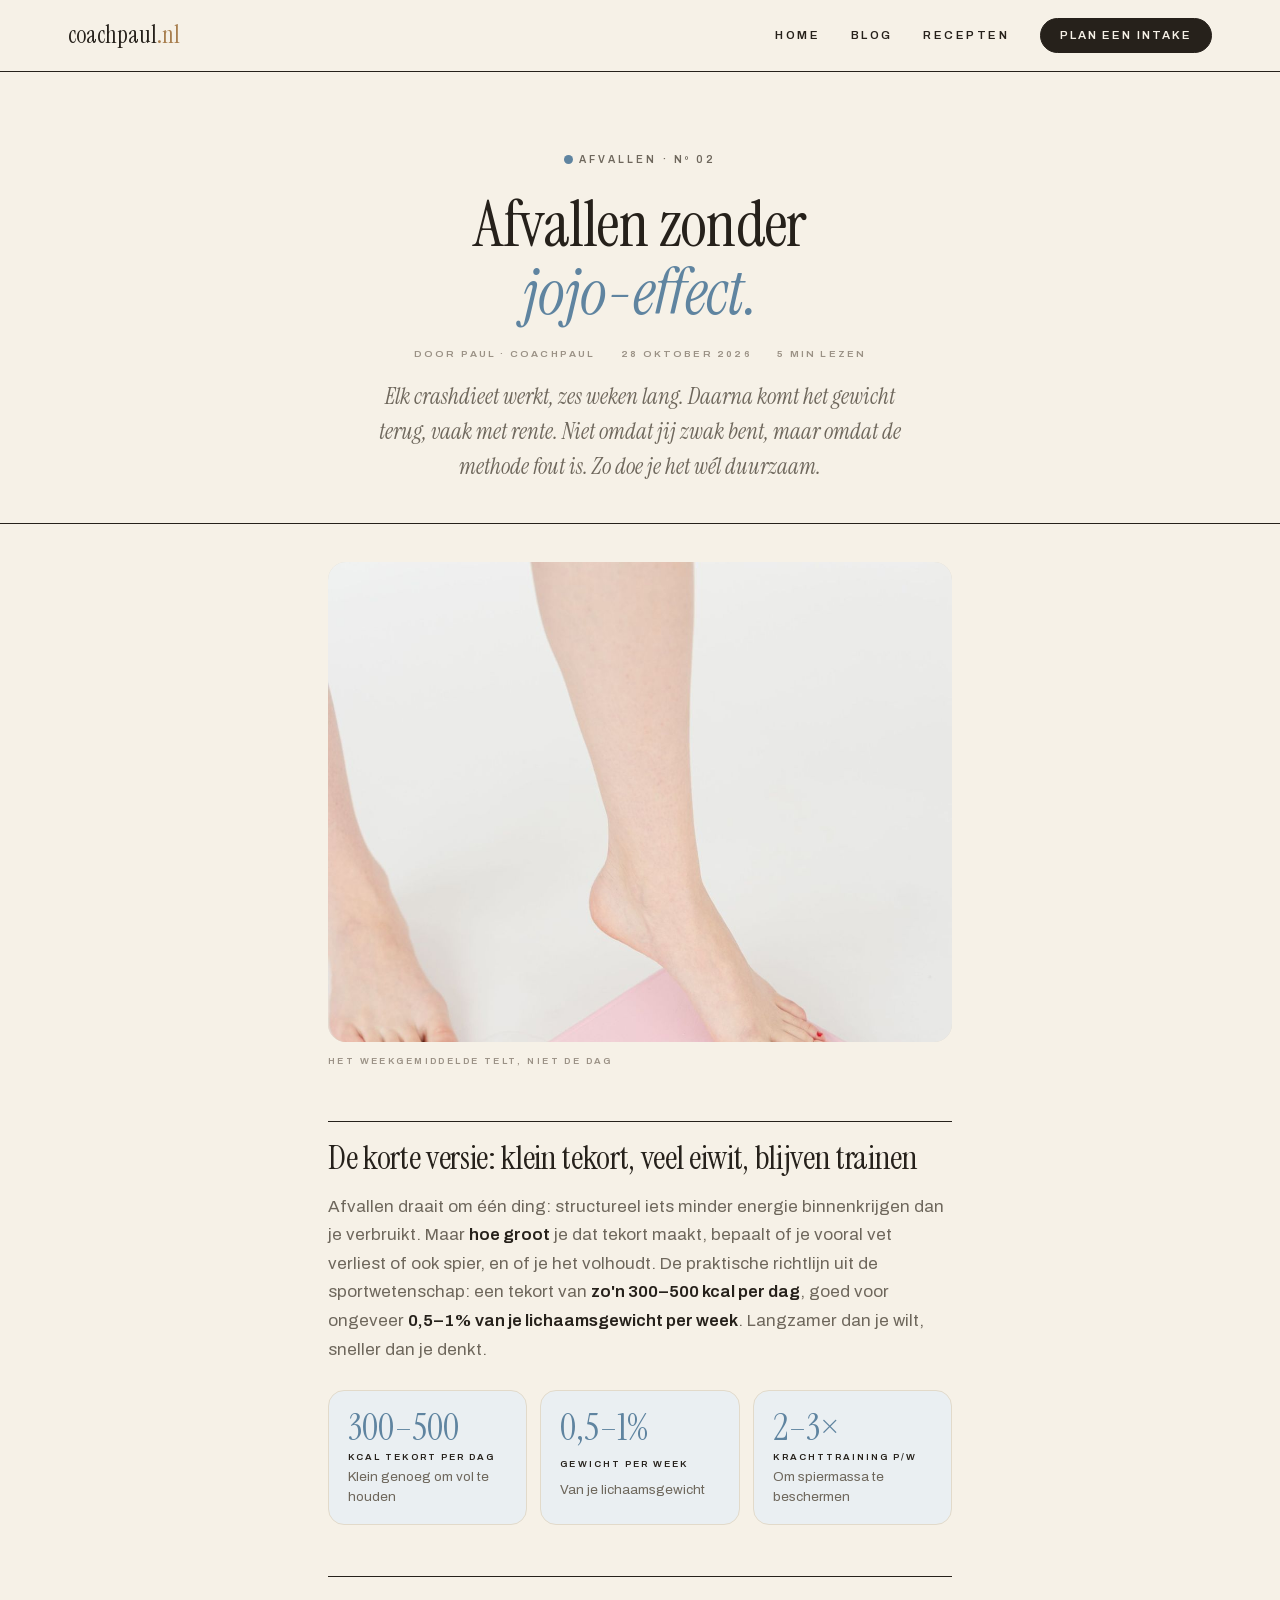
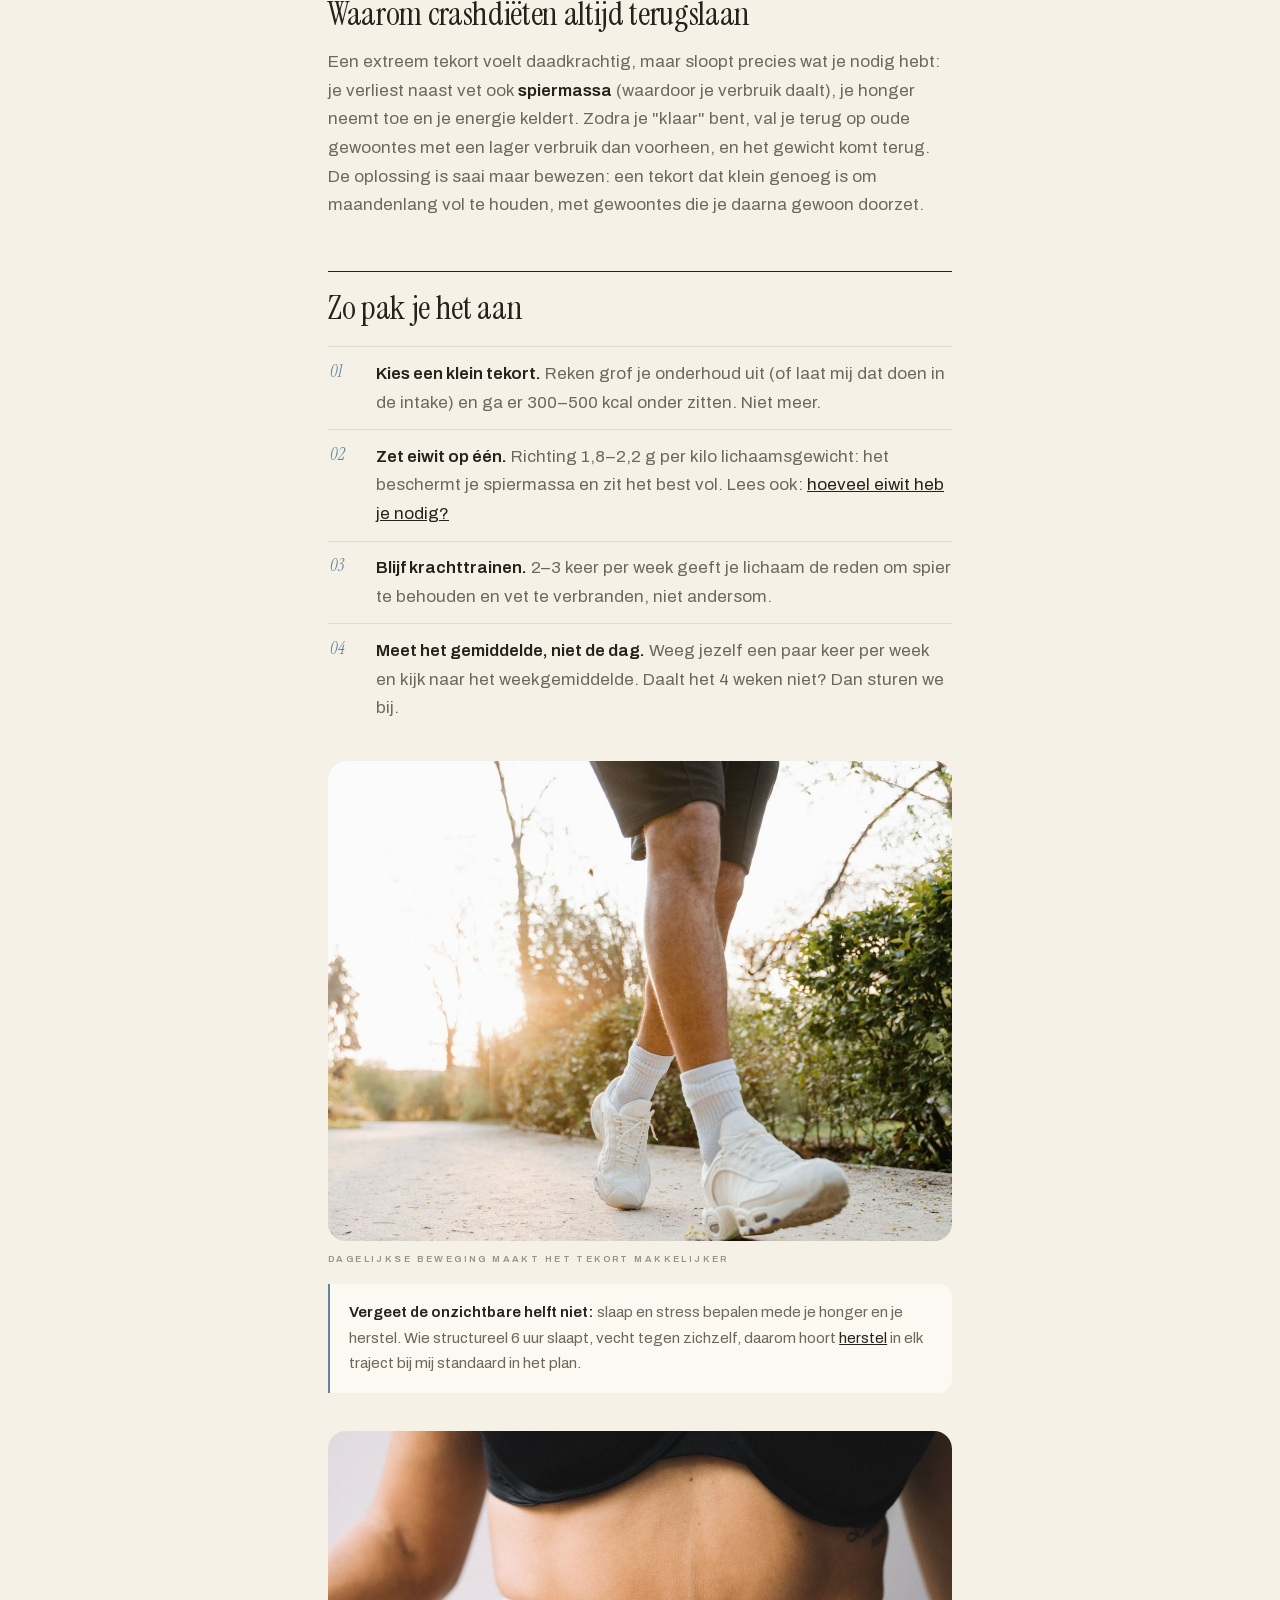
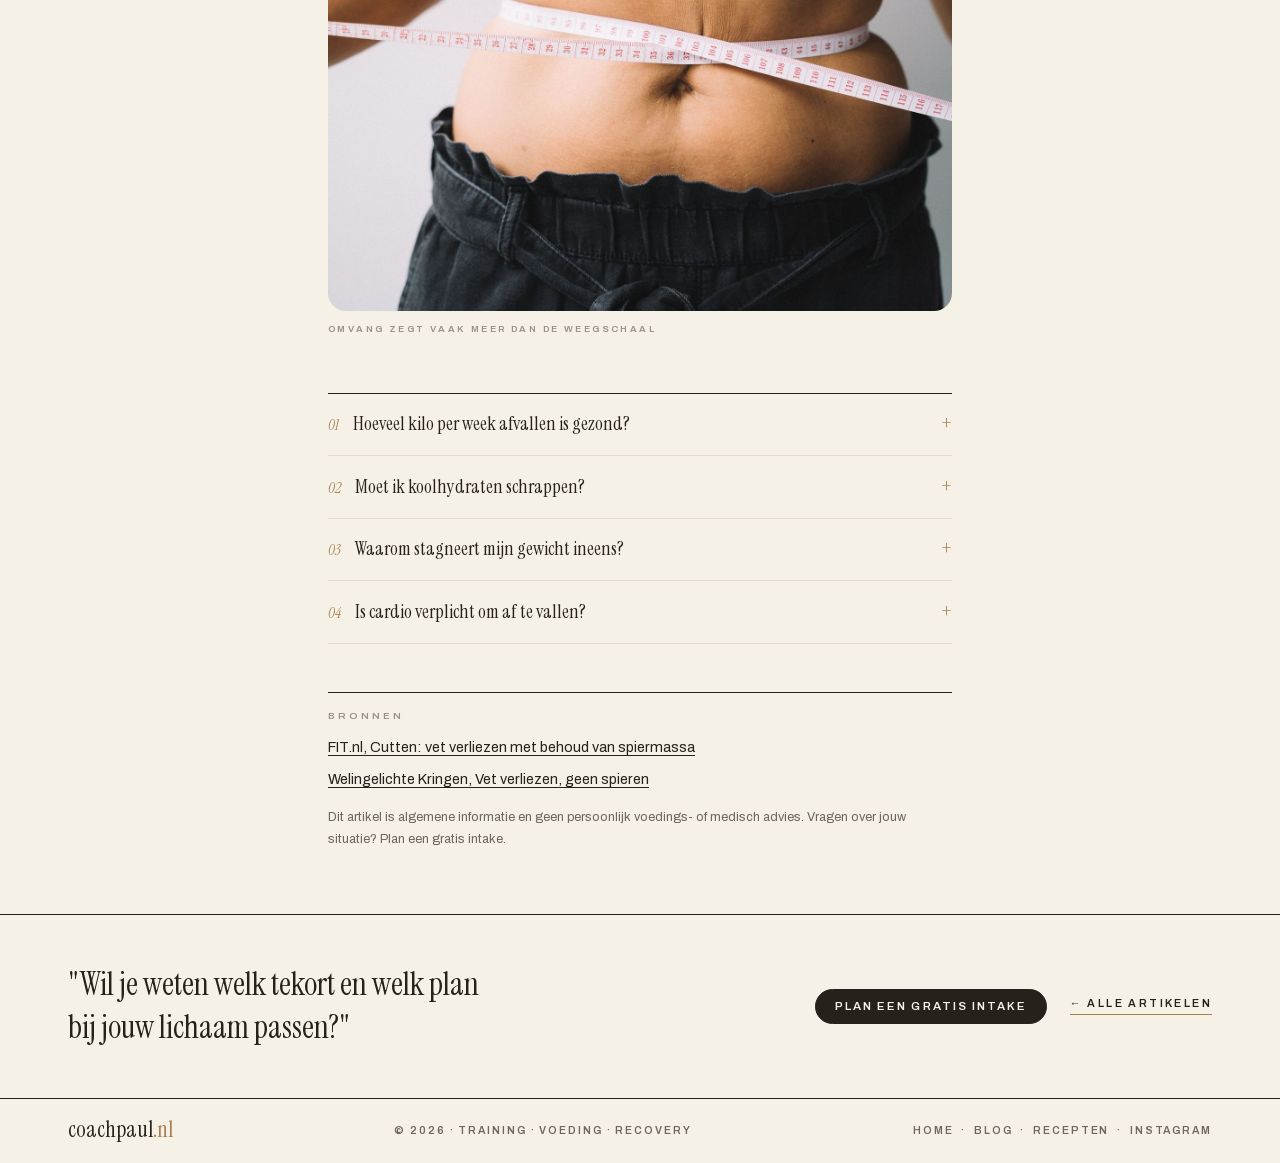
<file: blog/afvallen-zonder-jojo.html>
<!doctype html>
<html lang="nl">
<head>
<meta charset="utf-8">
<meta name="viewport" content="width=device-width, initial-scale=1, viewport-fit=cover">
<meta http-equiv="Content-Security-Policy" content="default-src 'self'; script-src 'self'; style-src 'self' 'unsafe-inline'; img-src 'self' data:; font-src 'self'; media-src 'self'; connect-src 'self'; object-src 'none'; base-uri 'self'; form-action 'self'; upgrade-insecure-requests">
<meta name="referrer" content="strict-origin-when-cross-origin">
<link rel="icon" type="image/svg+xml" href="../favicon.svg">
<title>Afvallen zonder jojo-effect: zo doe je het | coachpaul</title>
<meta name="description" content="Afvallen zonder jojo-effect? Kies een klein calorietekort van 300–500 kcal, eet voldoende eiwit en blijf krachttrainen. Zo verlies je vet, en houd je het eraf.">
<meta property="og:type" content="article">
<meta property="og:locale" content="nl_NL">
<meta property="og:title" content="Afvallen zonder jojo-effect">
<meta property="og:description" content="Klein tekort, genoeg eiwit, krachttraining: zo verlies je vet en houd je het eraf.">
<meta name="theme-color" content="#F7F4EE">
<link rel="canonical" href="https://coachpaul.nl/blog/afvallen-zonder-jojo.html">
<link rel="stylesheet" href="../fonts/fonts.css">

<style>
/* Kalme editorial artikelstijl: crème papier, serif met italic accenten,
   gespatieerde labels, dunne lijnen, zachte accentkleur per onderwerp. */
:root{
  --paper:#F6F1E7; --ink:#26211B; --ink2:#6E675C; --mute:#9A9185;
  --line:#E2DACA; --card:#FCF9F2; --oak:#A87F4F;
  --acc:#5F84A0; --acc-soft:#EAEFF2;
  --serif:"Instrument Serif",Georgia,"Times New Roman",serif;
  --sans:"Archivo","Helvetica Neue",Arial,sans-serif;
  --pad:clamp(20px,4.5vw,48px);
}
@media (prefers-reduced-motion:no-preference){html{scroll-behavior:smooth}}
*,*::before,*::after{box-sizing:border-box}
html{padding-block:env(safe-area-inset-top,0px) env(safe-area-inset-bottom,0px)}
body{margin:0;background:var(--paper);color:var(--ink);
  font:400 clamp(15.5px,.3vw + 14.5px,17px)/1.68 var(--sans);
  -webkit-font-smoothing:antialiased;overflow-x:hidden}
body::before{content:"";position:fixed;inset:0 0 auto;z-index:20;height:env(safe-area-inset-top,0px);background:var(--paper)}
.wrap{max-width:1240px;margin-inline:auto;
  padding-left:max(var(--pad),env(safe-area-inset-left,0px));
  padding-right:max(var(--pad),env(safe-area-inset-right,0px))}
.col{max-width:720px;margin-inline:auto}
img{max-width:100%;display:block}
h1,h2,h3{margin:0;text-wrap:balance;font-family:var(--serif);font-weight:400;letter-spacing:-.01em}
h1 em{font-style:italic;color:var(--acc)}
p{margin:0}
a{color:inherit}
a:focus-visible,summary:focus-visible{outline:2px solid var(--ink);outline-offset:3px}
.pill{display:inline-flex;align-items:center;gap:.6rem;border-radius:999px;
  background:var(--ink);color:var(--paper);border:1px solid var(--ink);
  font:600 .72rem/1 var(--sans);letter-spacing:.18em;text-transform:uppercase;
  padding:.95em 1.65em;text-decoration:none;transition:background .25s ease,color .25s ease}
.pill:hover{background:var(--oak);border-color:var(--oak);color:#fff}
.crumb{border-bottom:1px solid var(--ink)}
.crumb .wrap{display:flex;justify-content:space-between;gap:1rem;padding-block:.6rem;
  font:600 .6rem/1.6 var(--sans);letter-spacing:.3em;text-transform:uppercase;color:var(--ink2)}
@media (max-width:599px){.crumb .tb-r{display:none}}
header.mast{border-bottom:1px solid var(--ink)}
.mast-in{display:flex;align-items:center;gap:clamp(1rem,3vw,2.4rem);padding-block:1.1rem;flex-wrap:wrap}
.logo{font:400 1.5rem/1.1 var(--serif);text-decoration:none}
.tld{color:var(--oak)}
.mast-in nav{display:flex;align-items:center;gap:clamp(1rem,2.4vw,1.9rem);margin-left:auto}
.mast-in nav a:not(.pill){font:600 .72rem/1 var(--sans);letter-spacing:.22em;text-transform:uppercase;
  color:var(--ink);text-decoration:none;transition:color .2s ease}
.mast-in nav a:not(.pill):hover{color:var(--oak)}
@media (max-width:759px){.mast-in nav a:not(.pill){display:none}}
.ahead{padding-block:clamp(3rem,6vw,4.6rem) clamp(1.6rem,3vw,2.4rem);text-align:center;border-bottom:1px solid var(--ink)}
.cat{display:inline-flex;align-items:center;gap:.6em;
  font:600 .64rem/1 var(--sans);letter-spacing:.3em;text-transform:uppercase;color:var(--ink2)}
.cat i{width:9px;height:9px;border-radius:50%;background:var(--acc)}
.ahead h1{font-size:clamp(2.3rem,5.6vw,4rem);line-height:1.06;max-width:19ch;margin:1.1rem auto 0}
.ameta{display:flex;justify-content:center;gap:.6rem 1.6rem;flex-wrap:wrap;margin-top:1.2rem;
  font:600 .62rem/1.7 var(--sans);letter-spacing:.22em;text-transform:uppercase;color:var(--mute)}
.lede{font:italic 400 clamp(1.15rem,2vw,1.42rem)/1.55 var(--serif);color:var(--ink2);
  max-width:56ch;margin:1.4rem auto 0}
article{padding-bottom:clamp(2.6rem,5vw,4rem)}
article .col > h2{font-size:clamp(1.55rem,2.8vw,2.1rem);line-height:1.12;
  margin-top:clamp(2.2rem,4.5vw,3.2rem);border-top:1px solid var(--ink);padding-top:1.1rem}
article .col > h2 em{font-style:italic;color:var(--acc)}
article .col > p{color:var(--ink2);margin-top:1rem}
article .col > p b{color:var(--ink);font-weight:600}
.statrow{display:grid;gap:.8rem;margin-top:1.6rem}
@media (min-width:640px){.statrow{grid-template-columns:repeat(3,1fr)}}
.scard{background:var(--acc-soft);border:1px solid var(--line);border-radius:16px;
  padding:1.1rem 1.2rem;display:grid;gap:.15rem;min-width:0}
.scard b{font:400 clamp(1.7rem,3vw,2.3rem)/1.1 var(--serif);color:var(--acc);font-variant-numeric:tabular-nums}
.scard span{font:600 .58rem/1.5 var(--sans);letter-spacing:.22em;text-transform:uppercase;color:var(--ink)}
.scard small{font:400 .84rem/1.45 var(--sans);color:var(--ink2)}
.list{list-style:none;counter-reset:n;margin:1.2rem 0 0;padding:0;display:grid;gap:.75rem}
.list li{counter-increment:n;position:relative;color:var(--ink2);min-width:0;
  border-top:1px solid var(--line);padding:.8rem 0 0 48px}
.list li::before{content:"0" counter(n);position:absolute;left:2px;top:.85rem;
  font:italic 400 1.05rem/1.3 var(--serif);color:var(--acc)}
.list b{color:var(--ink);font-weight:600}
.note{margin-top:1.6rem;border-left:2px solid var(--acc);background:var(--card);border-radius:0 14px 14px 0;
  padding:1rem 1.2rem;color:var(--ink2);font-size:.95rem}
.note b{color:var(--ink)}
.faq{border-top:1px solid var(--ink);margin-top:clamp(2.4rem,5vw,3.4rem);counter-reset:fq}
.faq details{border-bottom:1px solid var(--line)}
.faq summary{list-style:none;cursor:pointer;display:flex;align-items:baseline;gap:.9rem;padding:1.1rem 0;counter-increment:fq;
  font:400 1.18rem/1.4 var(--serif)}
.faq summary::before{content:"0" counter(fq);flex:none;font:italic 400 .95rem/1 var(--serif);color:var(--oak)}
.faq summary::-webkit-details-marker{display:none}
.faq summary::after{content:"+";margin-left:auto;font:400 1.3rem/1 var(--serif);color:var(--oak);flex:none}
.faq details[open] summary::after{content:"−"}
.faq .a{padding:0 0 1.2rem;color:var(--ink2);max-width:62ch}
.bronnen{margin-top:clamp(2.2rem,4.5vw,3rem);border-top:1px solid var(--ink);padding-top:1.1rem}
.bronnen h2{font:600 .62rem/1 var(--sans)!important;letter-spacing:.3em;text-transform:uppercase;color:var(--mute)}
.bronnen ul{list-style:none;margin:.9rem 0 0;padding:0;display:grid;gap:.5rem;font-size:.9rem;color:var(--ink2)}
.bronnen a{color:var(--ink);text-decoration:underline;text-underline-offset:3px;text-decoration-thickness:1px}
.bronnen a:hover{color:var(--oak)}
.disclaimer{color:var(--mute);font-size:.8rem;margin-top:1.4rem}
.next{border-top:1px solid var(--ink)}
.next .wrap{padding-block:clamp(2rem,4.5vw,3rem)}
.next-cta{display:flex;align-items:center;justify-content:space-between;gap:1.4rem;flex-wrap:wrap}
.next p{font:400 clamp(1.4rem,2.8vw,2rem)/1.35 var(--serif);max-width:28ch}
.next-links{display:flex;gap:1rem 1.4rem;flex-wrap:wrap;align-items:center}
.ghost{font:600 .68rem/1 var(--sans);letter-spacing:.22em;text-transform:uppercase;color:var(--ink);
  text-decoration:none;border-bottom:1px solid var(--oak);padding-bottom:.4em}
.ghost:hover{color:var(--oak)}
footer{border-top:1px solid var(--ink)}
footer .wrap{display:flex;align-items:center;justify-content:space-between;gap:1rem;flex-wrap:wrap;padding-block:1.3rem}
.foot-logo{font:400 1.4rem/1 var(--serif);text-decoration:none}
footer small{font:600 .66rem/1.8 var(--sans);letter-spacing:.18em;text-transform:uppercase;color:var(--ink2)}
footer small a{text-decoration:none}
footer small a:hover{color:var(--oak)}
@media (prefers-reduced-motion:reduce){.pill{transition:none}}
.afb{margin:clamp(1.6rem,3.5vw,2.4rem) 0 0}
.afb .im{border-radius:18px;overflow:hidden;background:var(--line);display:block}
.afb img{width:100%;max-height:480px;object-fit:cover;display:block}
.afb figcaption{font:600 .58rem/1.7 var(--sans);letter-spacing:.26em;text-transform:uppercase;color:var(--mute);margin-top:.7rem}
</style>
<link rel="stylesheet" href="../mobile.css">
</head>
<body>


<header class="mast">
  <div class="wrap mast-in">
    <a class="logo" href="../">coachpaul<span class="tld">.nl</span></a>
    <nav aria-label="Hoofdmenu">
      <a href="../">Home</a>
      <a href="../blog.html">Blog</a>
      <a href="../recepten.html">Recepten</a>
      <a class="pill" href="../#start">Plan een intake</a>
    </nav>
  </div>
</header>
<main>
  <article>
    <header class="ahead">
      <div class="wrap col">
        <span class="cat"><i></i>Afvallen · Nº 02</span>
        <h1>Afvallen zonder <em>jojo-effect.</em></h1>
        <div class="ameta">
          <span>Door Paul · coachpaul</span>
          <span>28 oktober 2026</span>
          <span>5 min lezen</span>
        </div>
        <p class="lede">Elk crashdieet werkt, zes weken lang. Daarna komt het gewicht terug, vaak met rente. Niet omdat jij zwak bent, maar omdat de methode fout is. Zo doe je het wél duurzaam.</p>
      </div>
    </header>

    <div class="wrap col">
      <figure class="afb"><span class="im"><img src="../img/blog/weegschaal.jpg" alt="" width="1200" height="1797" loading="lazy" decoding="async" style="object-position:50% 28%"></span><figcaption>Het weekgemiddelde telt, niet de dag</figcaption></figure>

      <h2>De korte versie: klein tekort, veel eiwit, blijven trainen</h2>
      <p>Afvallen draait om één ding: structureel iets minder energie binnenkrijgen dan je verbruikt. Maar <b>hoe groot</b> je dat tekort maakt, bepaalt of je vooral vet verliest of ook spier, en of je het volhoudt. De praktische richtlijn uit de sportwetenschap: een tekort van <b>zo'n 300–500 kcal per dag</b>, goed voor ongeveer <b>0,5–1% van je lichaamsgewicht per week</b>. Langzamer dan je wilt, sneller dan je denkt.</p>

      <div class="statrow">
        <div class="scard"><b>300–500</b><span>Kcal tekort per dag</span><small>Klein genoeg om vol te houden</small></div>
        <div class="scard"><b>0,5–1%</b><span>Gewicht per week</span><small>Van je lichaamsgewicht</small></div>
        <div class="scard"><b>2–3×</b><span>Krachttraining p/w</span><small>Om spiermassa te beschermen</small></div>
      </div>

      <h2>Waarom crashdiëten altijd terugslaan</h2>
      <p>Een extreem tekort voelt daadkrachtig, maar sloopt precies wat je nodig hebt: je verliest naast vet ook <b>spiermassa</b> (waardoor je verbruik daalt), je honger neemt toe en je energie keldert. Zodra je "klaar" bent, val je terug op oude gewoontes met een lager verbruik dan voorheen, en het gewicht komt terug. De oplossing is saai maar bewezen: een tekort dat klein genoeg is om maandenlang vol te houden, met gewoontes die je daarna gewoon doorzet.</p>

      <h2>Zo pak je het aan</h2>
      <ol class="list">
        <li><b>Kies een klein tekort.</b> Reken grof je onderhoud uit (of laat mij dat doen in de intake) en ga er 300–500 kcal onder zitten. Niet meer.</li>
        <li><b>Zet eiwit op één.</b> Richting 1,8–2,2 g per kilo lichaamsgewicht: het beschermt je spiermassa en zit het best vol. Lees ook: <a href="hoeveel-eiwit-per-dag.html" style="color:var(--ink)">hoeveel eiwit heb je nodig?</a></li>
        <li><b>Blijf krachttrainen.</b> 2–3 keer per week geeft je lichaam de reden om spier te behouden en vet te verbranden, niet andersom.</li>
        <li><b>Meet het gemiddelde, niet de dag.</b> Weeg jezelf een paar keer per week en kijk naar het weekgemiddelde. Daalt het 4 weken niet? Dan sturen we bij.</li>
      </ol>
      <figure class="afb"><span class="im"><img src="../img/blog/wandelen.jpg" alt="" width="1200" height="1800" loading="lazy" decoding="async" style="object-position:50% 45%"></span><figcaption>Dagelijkse beweging maakt het tekort makkelijker</figcaption></figure>

      <p class="note"><b>Vergeet de onzichtbare helft niet:</b> slaap en stress bepalen mede je honger en je herstel. Wie structureel 6 uur slaapt, vecht tegen zichzelf, daarom hoort <a href="../recovery.html" style="color:var(--ink)">herstel</a> in elk traject bij mij standaard in het plan.</p>

      <figure class="afb"><span class="im"><img src="../img/blog/meetlint2.jpg" alt="" width="1600" height="1066" loading="lazy" decoding="async"></span><figcaption>Omvang zegt vaak meer dan de weegschaal</figcaption></figure>

      <div class="faq">
        <details>
          <summary>Hoeveel kilo per week afvallen is gezond?</summary>
          <p class="a">Reken op 0,5–1% van je lichaamsgewicht per week, bij 90 kilo is dat zo'n 0,5 tot 0,9 kilo. Sneller kan, maar vergroot de kans op spierverlies en terugval.</p>
        </details>
        <details>
          <summary>Moet ik koolhydraten schrappen?</summary>
          <p class="a">Nee. Voor vetverlies telt het totale calorietekort; of je dat met minder koolhydraten of minder vet bereikt, is persoonlijke voorkeur. Kies wat jij volhoudt.</p>
        </details>
        <details>
          <summary>Waarom stagneert mijn gewicht ineens?</summary>
          <p class="a">Korte plateaus zijn normaal (vocht, volle darmen, cyclus). Daalt je weekgemiddelde drie à vier weken niet, dan is je verbruik gedaald of je inname gestegen, tijd om het tekort opnieuw af te stellen.</p>
        </details>
        <details>
          <summary>Is cardio verplicht om af te vallen?</summary>
          <p class="a">Nee, het tekort doet het werk. Cardio en meer dagelijkse beweging (wandelen!) maken het tekort wel makkelijker, en zijn goed voor je conditie en herstel.</p>
        </details>
      </div>

      <div class="bronnen">
        <h2>Bronnen</h2>
        <ul>
          <li><a href="https://www.fit.nl/cutten" rel="noopener noreferrer">FIT.nl, Cutten: vet verliezen met behoud van spiermassa</a></li>
          <li><a href="https://www.welingelichtekringen.nl/gezondheid/hoe-je-er-zeker-van-kunt-zijn-dat-je-vet-verliest-en-niet-je-spieren-als-je-lijnt" rel="noopener noreferrer">Welingelichte Kringen, Vet verliezen, geen spieren</a></li>
        </ul>
      </div>
      <p class="disclaimer">Dit artikel is algemene informatie en geen persoonlijk voedings- of medisch advies. Vragen over jouw situatie? Plan een gratis intake.</p>
    </div>
  </article>

  <section class="next" aria-label="Verder lezen">
    <div class="wrap"><div class="next-cta"><p>"Wil je weten welk tekort en welk plan bij jouw lichaam passen?"</p>
      <div class="next-links">
        <a class="pill" href="../#start">Plan een gratis intake</a>
        <a class="ghost" href="../blog.html">← Alle artikelen</a>
      </div></div>
    </div>
  </section>
</main>

<footer>
  <div class="wrap">
    <a class="foot-logo" href="../">coachpaul<span class="tld">.nl</span></a>
    <small>© 2026 · training · voeding · recovery</small>
    <small><a href="../">Home</a> &nbsp;·&nbsp; <a href="../blog.html">Blog</a> &nbsp;·&nbsp; <a href="../recepten.html">Recepten</a> &nbsp;·&nbsp; <a href="https://www.instagram.com/klouwenspaul" rel="noopener noreferrer">Instagram</a></small>
  </div>
</footer>

<script type="application/ld+json">
{
  "@context": "https://schema.org",
  "@graph": [
    {
      "@type": "BlogPosting",
      "headline": "Afvallen zonder jojo-effect: zo doe je het",
      "description": "Klein calorietekort, voldoende eiwit en krachttraining: zo verlies je vet en houd je het eraf.",
      "datePublished": "2026-10-28",
      "dateModified": "2026-10-28",
      "inLanguage": "nl-NL",
      "author": {"@type": "Person", "name": "Paul Klouwens"},
      "publisher": {"@type": "Organization", "name": "coachpaul"}
    },
    {
      "@type": "BreadcrumbList",
      "itemListElement": [
        {"@type": "ListItem", "position": 1, "name": "Home", "item": "../"},
        {"@type": "ListItem", "position": 2, "name": "Blog", "item": "../blog.html"},
        {"@type": "ListItem", "position": 3, "name": "Afvallen zonder jojo-effect"}
      ]
    },
    {
      "@type": "FAQPage",
      "mainEntity": [
        {"@type": "Question", "name": "Hoeveel kilo per week afvallen is gezond?", "acceptedAnswer": {"@type": "Answer", "text": "Reken op 0,5–1% van je lichaamsgewicht per week. Sneller vergroot de kans op spierverlies en terugval."}},
        {"@type": "Question", "name": "Moet ik koolhydraten schrappen om af te vallen?", "acceptedAnswer": {"@type": "Answer", "text": "Nee. Voor vetverlies telt het totale calorietekort; de verdeling is persoonlijke voorkeur."}},
        {"@type": "Question", "name": "Is cardio verplicht om af te vallen?", "acceptedAnswer": {"@type": "Answer", "text": "Nee, het calorietekort doet het werk. Cardio en dagelijkse beweging maken het tekort wel makkelijker."}}
      ]
    }
  ]
}
</script>
</body>
</html>
</file>
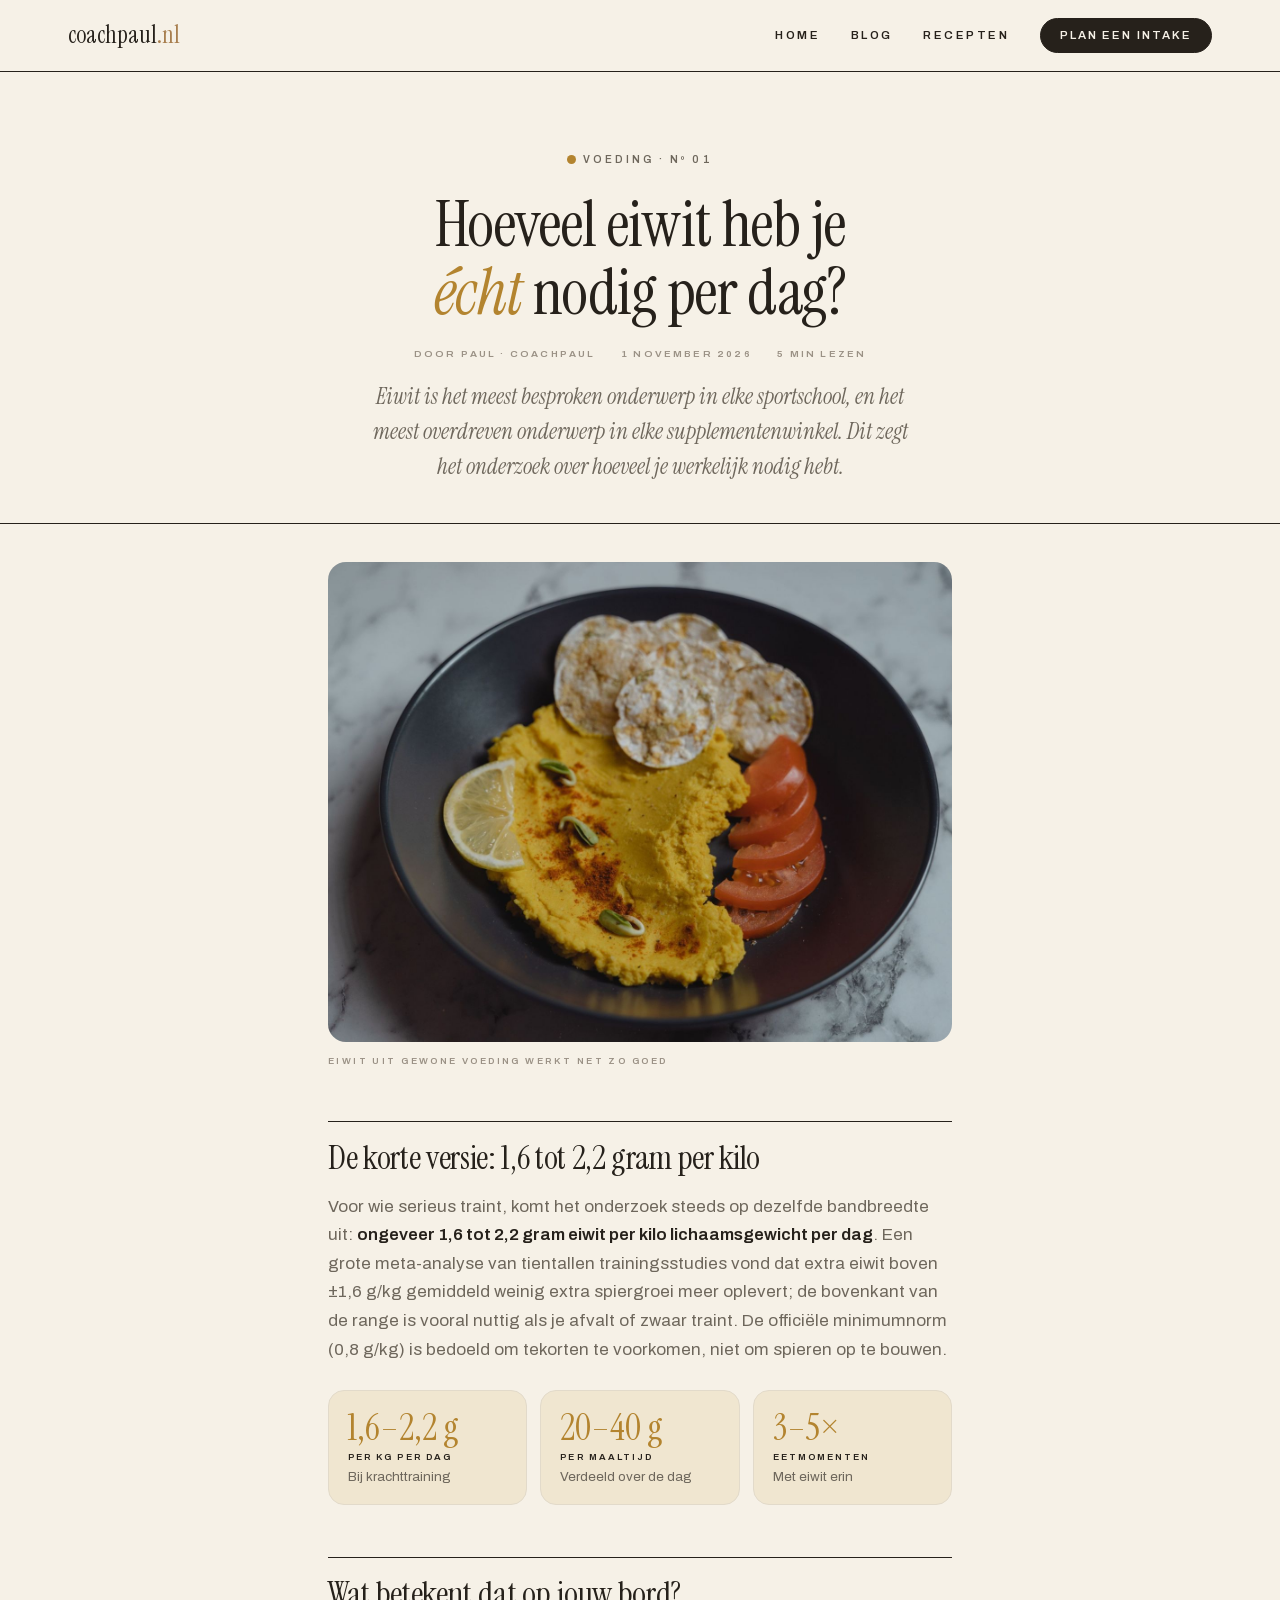
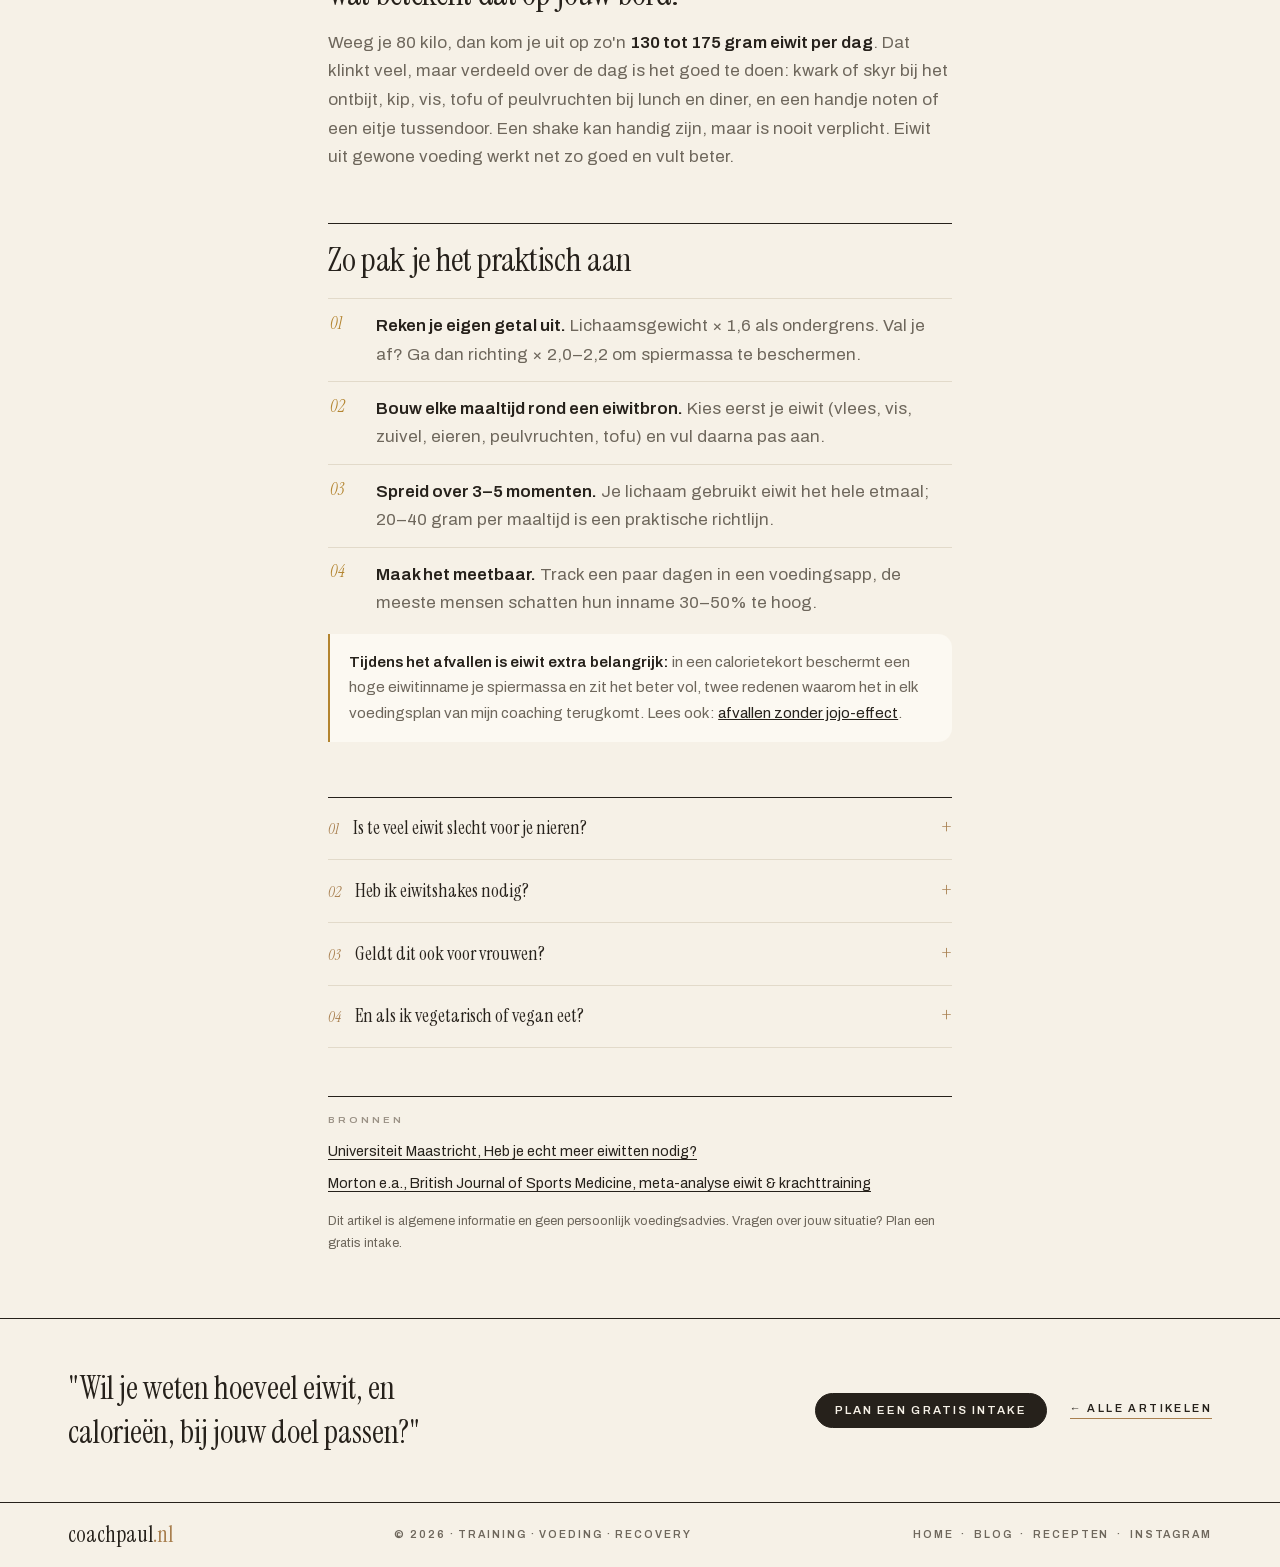
<file: blog/hoeveel-eiwit-per-dag.html>
<!doctype html>
<html lang="nl">
<head>
<meta charset="utf-8">
<meta name="viewport" content="width=device-width, initial-scale=1, viewport-fit=cover">
<meta http-equiv="Content-Security-Policy" content="default-src 'self'; script-src 'self'; style-src 'self' 'unsafe-inline'; img-src 'self' data:; font-src 'self'; media-src 'self'; connect-src 'self'; object-src 'none'; base-uri 'self'; form-action 'self'; upgrade-insecure-requests">
<meta name="referrer" content="strict-origin-when-cross-origin">
<link rel="icon" type="image/svg+xml" href="../favicon.svg">
<title>Hoeveel eiwit per dag voor spieropbouw? | coachpaul</title>
<meta name="description" content="Hoeveel eiwit heb je per dag nodig voor spieropbouw of afvallen? De wetenschap zegt 1,6–2,2 g per kilo lichaamsgewicht. Zo bereken je jouw behoefte en haal je het uit gewone voeding.">
<meta property="og:type" content="article">
<meta property="og:locale" content="nl_NL">
<meta property="og:title" content="Hoeveel eiwit heb je écht nodig per dag?">
<meta property="og:description" content="1,6–2,2 g per kilo lichaamsgewicht: wat dat betekent op je bord, voor spieropbouw én tijdens het afvallen.">
<meta name="theme-color" content="#F7F4EE">
<link rel="canonical" href="https://coachpaul.nl/blog/hoeveel-eiwit-per-dag.html">
<link rel="stylesheet" href="../fonts/fonts.css">

<style>
/* Kalme editorial artikelstijl: crème papier, serif met italic accenten,
   gespatieerde labels, dunne lijnen, zachte accentkleur per onderwerp. */
:root{
  --paper:#F6F1E7; --ink:#26211B; --ink2:#6E675C; --mute:#9A9185;
  --line:#E2DACA; --card:#FCF9F2; --oak:#A87F4F;
  --acc:#B3842F; --acc-soft:#F0E6D0;
  --serif:"Instrument Serif",Georgia,"Times New Roman",serif;
  --sans:"Archivo","Helvetica Neue",Arial,sans-serif;
  --pad:clamp(20px,4.5vw,48px);
}
@media (prefers-reduced-motion:no-preference){html{scroll-behavior:smooth}}
*,*::before,*::after{box-sizing:border-box}
html{padding-block:env(safe-area-inset-top,0px) env(safe-area-inset-bottom,0px)}
body{margin:0;background:var(--paper);color:var(--ink);
  font:400 clamp(15.5px,.3vw + 14.5px,17px)/1.68 var(--sans);
  -webkit-font-smoothing:antialiased;overflow-x:hidden}
body::before{content:"";position:fixed;inset:0 0 auto;z-index:20;height:env(safe-area-inset-top,0px);background:var(--paper)}
.wrap{max-width:1240px;margin-inline:auto;
  padding-left:max(var(--pad),env(safe-area-inset-left,0px));
  padding-right:max(var(--pad),env(safe-area-inset-right,0px))}
.col{max-width:720px;margin-inline:auto}
img{max-width:100%;display:block}
h1,h2,h3{margin:0;text-wrap:balance;font-family:var(--serif);font-weight:400;letter-spacing:-.01em}
h1 em{font-style:italic;color:var(--acc)}
p{margin:0}
a{color:inherit}
a:focus-visible,summary:focus-visible{outline:2px solid var(--ink);outline-offset:3px}
.pill{display:inline-flex;align-items:center;gap:.6rem;border-radius:999px;
  background:var(--ink);color:var(--paper);border:1px solid var(--ink);
  font:600 .72rem/1 var(--sans);letter-spacing:.18em;text-transform:uppercase;
  padding:.95em 1.65em;text-decoration:none;transition:background .25s ease,color .25s ease}
.pill:hover{background:var(--oak);border-color:var(--oak);color:#fff}
.crumb{border-bottom:1px solid var(--ink)}
.crumb .wrap{display:flex;justify-content:space-between;gap:1rem;padding-block:.6rem;
  font:600 .6rem/1.6 var(--sans);letter-spacing:.3em;text-transform:uppercase;color:var(--ink2)}
@media (max-width:599px){.crumb .tb-r{display:none}}
header.mast{border-bottom:1px solid var(--ink)}
.mast-in{display:flex;align-items:center;gap:clamp(1rem,3vw,2.4rem);padding-block:1.1rem;flex-wrap:wrap}
.logo{font:400 1.5rem/1.1 var(--serif);text-decoration:none}
.tld{color:var(--oak)}
.mast-in nav{display:flex;align-items:center;gap:clamp(1rem,2.4vw,1.9rem);margin-left:auto}
.mast-in nav a:not(.pill){font:600 .72rem/1 var(--sans);letter-spacing:.22em;text-transform:uppercase;
  color:var(--ink);text-decoration:none;transition:color .2s ease}
.mast-in nav a:not(.pill):hover{color:var(--oak)}
@media (max-width:759px){.mast-in nav a:not(.pill){display:none}}
.ahead{padding-block:clamp(3rem,6vw,4.6rem) clamp(1.6rem,3vw,2.4rem);text-align:center;border-bottom:1px solid var(--ink)}
.cat{display:inline-flex;align-items:center;gap:.6em;
  font:600 .64rem/1 var(--sans);letter-spacing:.3em;text-transform:uppercase;color:var(--ink2)}
.cat i{width:9px;height:9px;border-radius:50%;background:var(--acc)}
.ahead h1{font-size:clamp(2.3rem,5.6vw,4rem);line-height:1.06;max-width:19ch;margin:1.1rem auto 0}
.ameta{display:flex;justify-content:center;gap:.6rem 1.6rem;flex-wrap:wrap;margin-top:1.2rem;
  font:600 .62rem/1.7 var(--sans);letter-spacing:.22em;text-transform:uppercase;color:var(--mute)}
.lede{font:italic 400 clamp(1.15rem,2vw,1.42rem)/1.55 var(--serif);color:var(--ink2);
  max-width:56ch;margin:1.4rem auto 0}
article{padding-bottom:clamp(2.6rem,5vw,4rem)}
article .col > h2{font-size:clamp(1.55rem,2.8vw,2.1rem);line-height:1.12;
  margin-top:clamp(2.2rem,4.5vw,3.2rem);border-top:1px solid var(--ink);padding-top:1.1rem}
article .col > h2 em{font-style:italic;color:var(--acc)}
article .col > p{color:var(--ink2);margin-top:1rem}
article .col > p b{color:var(--ink);font-weight:600}
.statrow{display:grid;gap:.8rem;margin-top:1.6rem}
@media (min-width:640px){.statrow{grid-template-columns:repeat(3,1fr)}}
.scard{background:var(--acc-soft);border:1px solid var(--line);border-radius:16px;
  padding:1.1rem 1.2rem;display:grid;gap:.15rem;min-width:0}
.scard b{font:400 clamp(1.7rem,3vw,2.3rem)/1.1 var(--serif);color:var(--acc);font-variant-numeric:tabular-nums}
.scard span{font:600 .58rem/1.5 var(--sans);letter-spacing:.22em;text-transform:uppercase;color:var(--ink)}
.scard small{font:400 .84rem/1.45 var(--sans);color:var(--ink2)}
.list{list-style:none;counter-reset:n;margin:1.2rem 0 0;padding:0;display:grid;gap:.75rem}
.list li{counter-increment:n;position:relative;color:var(--ink2);min-width:0;
  border-top:1px solid var(--line);padding:.8rem 0 0 48px}
.list li::before{content:"0" counter(n);position:absolute;left:2px;top:.85rem;
  font:italic 400 1.05rem/1.3 var(--serif);color:var(--acc)}
.list b{color:var(--ink);font-weight:600}
.note{margin-top:1.6rem;border-left:2px solid var(--acc);background:var(--card);border-radius:0 14px 14px 0;
  padding:1rem 1.2rem;color:var(--ink2);font-size:.95rem}
.note b{color:var(--ink)}
.faq{border-top:1px solid var(--ink);margin-top:clamp(2.4rem,5vw,3.4rem);counter-reset:fq}
.faq details{border-bottom:1px solid var(--line)}
.faq summary{list-style:none;cursor:pointer;display:flex;align-items:baseline;gap:.9rem;padding:1.1rem 0;counter-increment:fq;
  font:400 1.18rem/1.4 var(--serif)}
.faq summary::before{content:"0" counter(fq);flex:none;font:italic 400 .95rem/1 var(--serif);color:var(--oak)}
.faq summary::-webkit-details-marker{display:none}
.faq summary::after{content:"+";margin-left:auto;font:400 1.3rem/1 var(--serif);color:var(--oak);flex:none}
.faq details[open] summary::after{content:"−"}
.faq .a{padding:0 0 1.2rem;color:var(--ink2);max-width:62ch}
.bronnen{margin-top:clamp(2.2rem,4.5vw,3rem);border-top:1px solid var(--ink);padding-top:1.1rem}
.bronnen h2{font:600 .62rem/1 var(--sans)!important;letter-spacing:.3em;text-transform:uppercase;color:var(--mute)}
.bronnen ul{list-style:none;margin:.9rem 0 0;padding:0;display:grid;gap:.5rem;font-size:.9rem;color:var(--ink2)}
.bronnen a{color:var(--ink);text-decoration:underline;text-underline-offset:3px;text-decoration-thickness:1px}
.bronnen a:hover{color:var(--oak)}
.disclaimer{color:var(--mute);font-size:.8rem;margin-top:1.4rem}
.next{border-top:1px solid var(--ink)}
.next .wrap{padding-block:clamp(2rem,4.5vw,3rem)}
.next-cta{display:flex;align-items:center;justify-content:space-between;gap:1.4rem;flex-wrap:wrap}
.next p{font:400 clamp(1.4rem,2.8vw,2rem)/1.35 var(--serif);max-width:28ch}
.next-links{display:flex;gap:1rem 1.4rem;flex-wrap:wrap;align-items:center}
.ghost{font:600 .68rem/1 var(--sans);letter-spacing:.22em;text-transform:uppercase;color:var(--ink);
  text-decoration:none;border-bottom:1px solid var(--oak);padding-bottom:.4em}
.ghost:hover{color:var(--oak)}
footer{border-top:1px solid var(--ink)}
footer .wrap{display:flex;align-items:center;justify-content:space-between;gap:1rem;flex-wrap:wrap;padding-block:1.3rem}
.foot-logo{font:400 1.4rem/1 var(--serif);text-decoration:none}
footer small{font:600 .66rem/1.8 var(--sans);letter-spacing:.18em;text-transform:uppercase;color:var(--ink2)}
footer small a{text-decoration:none}
footer small a:hover{color:var(--oak)}
@media (prefers-reduced-motion:reduce){.pill{transition:none}}
.afb{margin:clamp(1.6rem,3.5vw,2.4rem) 0 0}
.afb .im{border-radius:18px;overflow:hidden;background:var(--line);display:block}
.afb img{width:100%;max-height:480px;object-fit:cover;display:block}
.afb figcaption{font:600 .58rem/1.7 var(--sans);letter-spacing:.26em;text-transform:uppercase;color:var(--mute);margin-top:.7rem}
</style>
<link rel="stylesheet" href="../mobile.css">
</head>
<body>


<header class="mast">
  <div class="wrap mast-in">
    <a class="logo" href="../">coachpaul<span class="tld">.nl</span></a>
    <nav aria-label="Hoofdmenu">
      <a href="../">Home</a>
      <a href="../blog.html">Blog</a>
      <a href="../recepten.html">Recepten</a>
      <a class="pill" href="../#start">Plan een intake</a>
    </nav>
  </div>
</header>
<main>
  <article>
    <header class="ahead">
      <div class="wrap col">
        <span class="cat"><i></i>Voeding · Nº 01</span>
        <h1>Hoeveel eiwit heb je <em>écht</em> nodig per dag?</h1>
        <div class="ameta">
          <span>Door Paul · coachpaul</span>
          <span>1 november 2026</span>
          <span>5 min lezen</span>
        </div>
        <p class="lede">Eiwit is het meest besproken onderwerp in elke sportschool, en het meest overdreven onderwerp in elke supplementenwinkel. Dit zegt het onderzoek over hoeveel je werkelijk nodig hebt.</p>
      </div>
    </header>

    <div class="wrap col">
      <figure class="afb"><span class="im"><img src="../img/blog/hummus.jpg" alt="" width="1600" height="1066" loading="lazy" decoding="async"></span><figcaption>Eiwit uit gewone voeding werkt net zo goed</figcaption></figure>

      <h2>De korte versie: 1,6 tot 2,2 gram per kilo</h2>
      <p>Voor wie serieus traint, komt het onderzoek steeds op dezelfde bandbreedte uit: <b>ongeveer 1,6 tot 2,2 gram eiwit per kilo lichaamsgewicht per dag</b>. Een grote meta-analyse van tientallen trainingsstudies vond dat extra eiwit boven ±1,6 g/kg gemiddeld weinig extra spiergroei meer oplevert; de bovenkant van de range is vooral nuttig als je afvalt of zwaar traint. De officiële minimumnorm (0,8 g/kg) is bedoeld om tekorten te voorkomen, niet om spieren op te bouwen.</p>

      <div class="statrow">
        <div class="scard"><b>1,6–2,2 g</b><span>Per kg per dag</span><small>Bij krachttraining</small></div>
        <div class="scard"><b>20–40 g</b><span>Per maaltijd</span><small>Verdeeld over de dag</small></div>
        <div class="scard"><b>3–5×</b><span>Eetmomenten</span><small>Met eiwit erin</small></div>
      </div>

      <h2>Wat betekent dat op jouw bord?</h2>
      <p>Weeg je 80 kilo, dan kom je uit op zo'n <b>130 tot 175 gram eiwit per dag</b>. Dat klinkt veel, maar verdeeld over de dag is het goed te doen: kwark of skyr bij het ontbijt, kip, vis, tofu of peulvruchten bij lunch en diner, en een handje noten of een eitje tussendoor. Een shake kan handig zijn, maar is nooit verplicht. Eiwit uit gewone voeding werkt net zo goed en vult beter.</p>

      <h2>Zo pak je het praktisch aan</h2>
      <ol class="list">
        <li><b>Reken je eigen getal uit.</b> Lichaamsgewicht × 1,6 als ondergrens. Val je af? Ga dan richting × 2,0–2,2 om spiermassa te beschermen.</li>
        <li><b>Bouw elke maaltijd rond een eiwitbron.</b> Kies eerst je eiwit (vlees, vis, zuivel, eieren, peulvruchten, tofu) en vul daarna pas aan.</li>
        <li><b>Spreid over 3–5 momenten.</b> Je lichaam gebruikt eiwit het hele etmaal; 20–40 gram per maaltijd is een praktische richtlijn.</li>
        <li><b>Maak het meetbaar.</b> Track een paar dagen in een voedingsapp, de meeste mensen schatten hun inname 30–50% te hoog.</li>
      </ol>

      <p class="note"><b>Tijdens het afvallen is eiwit extra belangrijk:</b> in een calorietekort beschermt een hoge eiwitinname je spiermassa en zit het beter vol, twee redenen waarom het in elk voedingsplan van mijn coaching terugkomt. Lees ook: <a href="afvallen-zonder-jojo.html" style="color:var(--ink)">afvallen zonder jojo-effect</a>.</p>

      <div class="faq">
        <details>
          <summary>Is te veel eiwit slecht voor je nieren?</summary>
          <p class="a">Bij gezonde nieren is er geen bewijs dat een inname binnen de 1,6–2,2 g/kg schadelijk is. Heb je een nieraandoening, overleg dan altijd eerst met je arts of diëtist.</p>
        </details>
        <details>
          <summary>Heb ik eiwitshakes nodig?</summary>
          <p class="a">Nee. Een shake is gemak, geen magie: het telt gewoon mee als eiwitbron. Haal je je dagtotaal uit gewone voeding, dan voegt een shake niets toe.</p>
        </details>
        <details>
          <summary>Geldt dit ook voor vrouwen?</summary>
          <p class="a">Ja, de richtlijn is per kilo lichaamsgewicht en geldt voor iedereen die traint. Een vrouw van 65 kg komt uit op zo'n 105–140 gram per dag.</p>
        </details>
        <details>
          <summary>En als ik vegetarisch of vegan eet?</summary>
          <p class="a">Prima haalbaar: peulvruchten, tofu, tempeh, seitan, zuivel(vervangers) en noten. Plantaardige eiwitten iets ruimer nemen en variëren is het devies.</p>
        </details>
      </div>

      <div class="bronnen">
        <h2>Bronnen</h2>
        <ul>
          <li><a href="https://www.maastrichtuniversity.nl/nl/nieuws/heb-je-echt-meer-eiwitten-nodig-dat-hangt-ervan-af%E2%80%A6" rel="noopener noreferrer">Universiteit Maastricht, Heb je echt meer eiwitten nodig?</a></li>
          <li><a href="https://bjsm.bmj.com/content/52/6/376" rel="noopener noreferrer">Morton e.a., British Journal of Sports Medicine, meta-analyse eiwit &amp; krachttraining</a></li>
        </ul>
      </div>
      <p class="disclaimer">Dit artikel is algemene informatie en geen persoonlijk voedingsadvies. Vragen over jouw situatie? Plan een gratis intake.</p>
    </div>
  </article>

  <section class="next" aria-label="Verder lezen">
    <div class="wrap"><div class="next-cta"><p>"Wil je weten hoeveel eiwit, en calorieën, bij jouw doel passen?"</p>
      <div class="next-links">
        <a class="pill" href="../#start">Plan een gratis intake</a>
        <a class="ghost" href="../blog.html">← Alle artikelen</a>
      </div></div>
    </div>
  </section>
</main>

<footer>
  <div class="wrap">
    <a class="foot-logo" href="../">coachpaul<span class="tld">.nl</span></a>
    <small>© 2026 · training · voeding · recovery</small>
    <small><a href="../">Home</a> &nbsp;·&nbsp; <a href="../blog.html">Blog</a> &nbsp;·&nbsp; <a href="../recepten.html">Recepten</a> &nbsp;·&nbsp; <a href="https://www.instagram.com/klouwenspaul" rel="noopener noreferrer">Instagram</a></small>
  </div>
</footer>

<script type="application/ld+json">
{
  "@context": "https://schema.org",
  "@graph": [
    {
      "@type": "BlogPosting",
      "headline": "Hoeveel eiwit heb je écht nodig per dag?",
      "description": "De wetenschap achter eiwitinname voor spieropbouw en afvallen: 1,6–2,2 gram per kilo lichaamsgewicht, praktisch vertaald.",
      "datePublished": "2026-11-01",
      "dateModified": "2026-11-01",
      "inLanguage": "nl-NL",
      "author": {"@type": "Person", "name": "Paul Klouwens"},
      "publisher": {"@type": "Organization", "name": "coachpaul"}
    },
    {
      "@type": "BreadcrumbList",
      "itemListElement": [
        {"@type": "ListItem", "position": 1, "name": "Home", "item": "../"},
        {"@type": "ListItem", "position": 2, "name": "Blog", "item": "../blog.html"},
        {"@type": "ListItem", "position": 3, "name": "Hoeveel eiwit per dag?"}
      ]
    },
    {
      "@type": "FAQPage",
      "mainEntity": [
        {"@type": "Question", "name": "Is te veel eiwit slecht voor je nieren?", "acceptedAnswer": {"@type": "Answer", "text": "Bij gezonde nieren is er geen bewijs dat 1,6–2,2 g/kg schadelijk is. Bij een nieraandoening eerst overleggen met arts of diëtist."}},
        {"@type": "Question", "name": "Heb ik eiwitshakes nodig?", "acceptedAnswer": {"@type": "Answer", "text": "Nee, een shake is gemak. Haal je je dagtotaal uit gewone voeding, dan voegt een shake niets toe."}},
        {"@type": "Question", "name": "Hoeveel eiwit heb ik per dag nodig voor spieropbouw?", "acceptedAnswer": {"@type": "Answer", "text": "Ongeveer 1,6 tot 2,2 gram per kilo lichaamsgewicht per dag, verdeeld over 3–5 eetmomenten van 20–40 gram."}}
      ]
    }
  ]
}
</script>
</body>
</html>
</file>
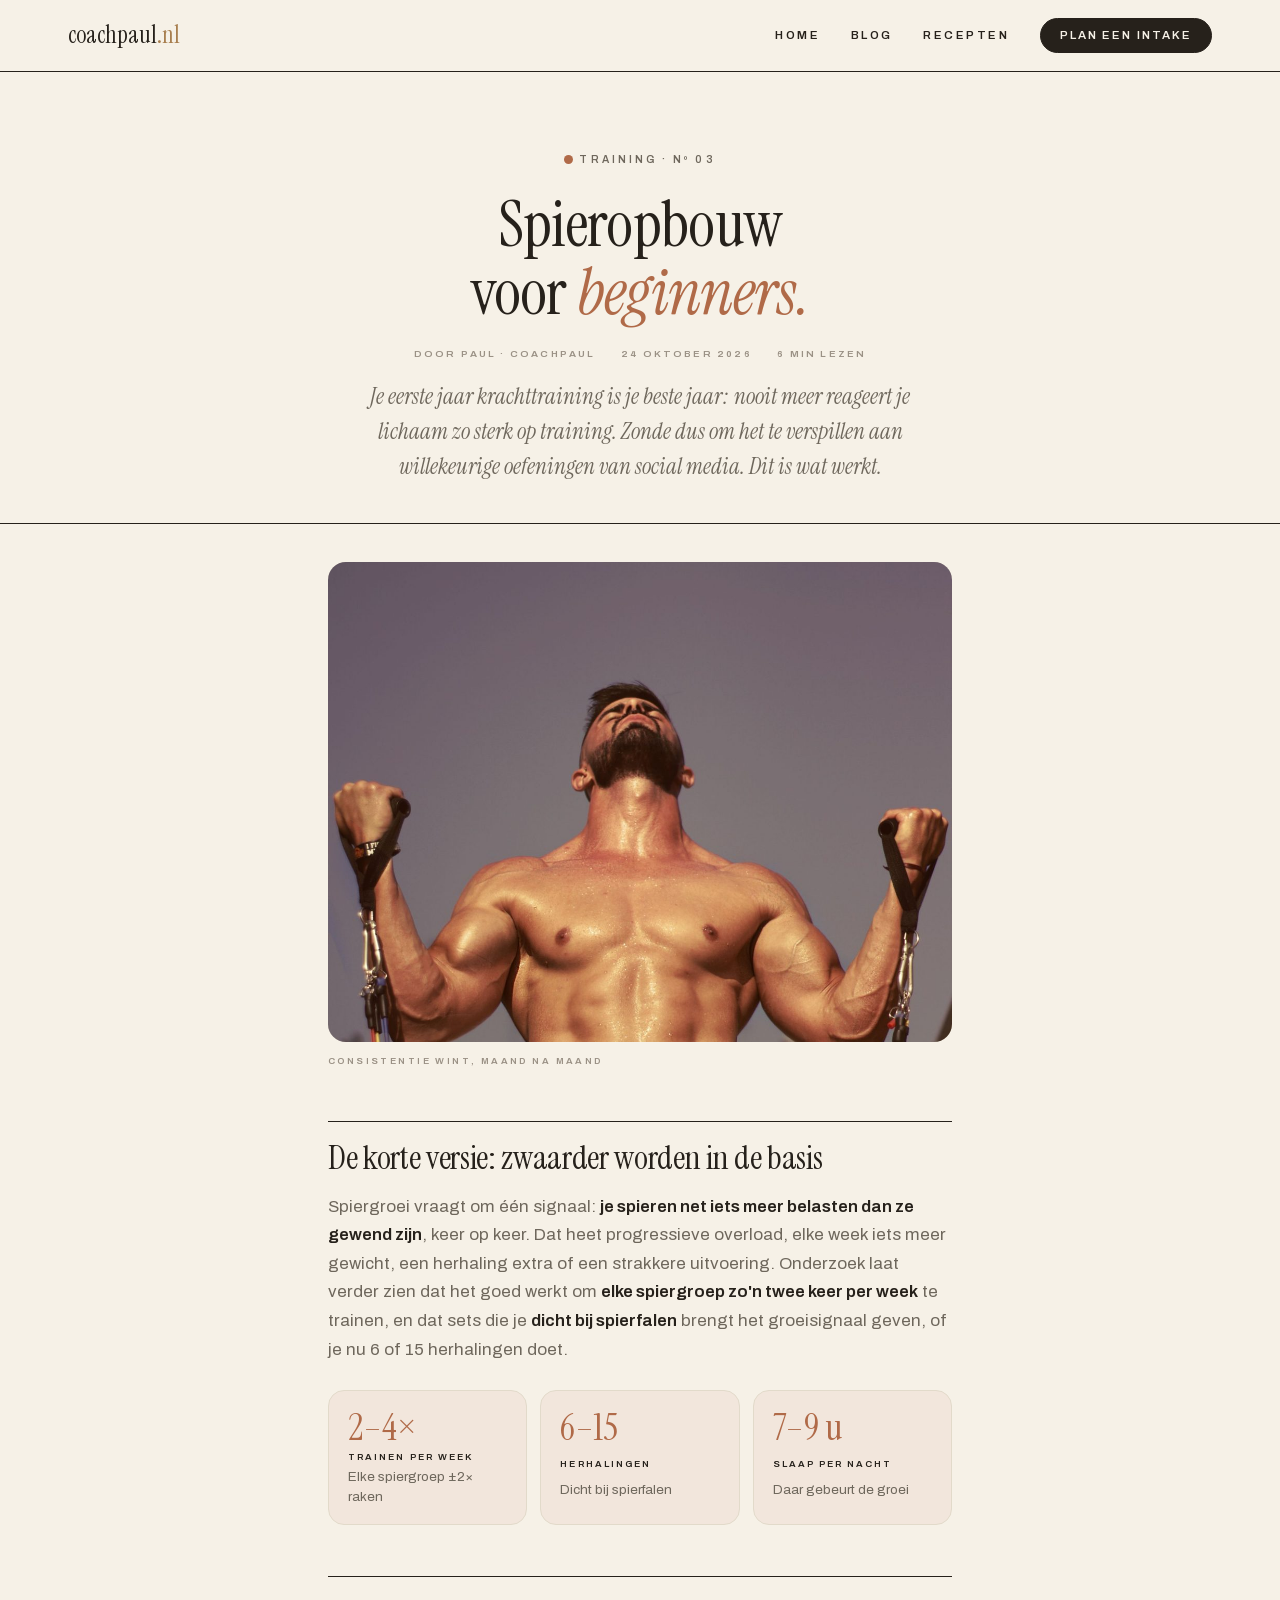
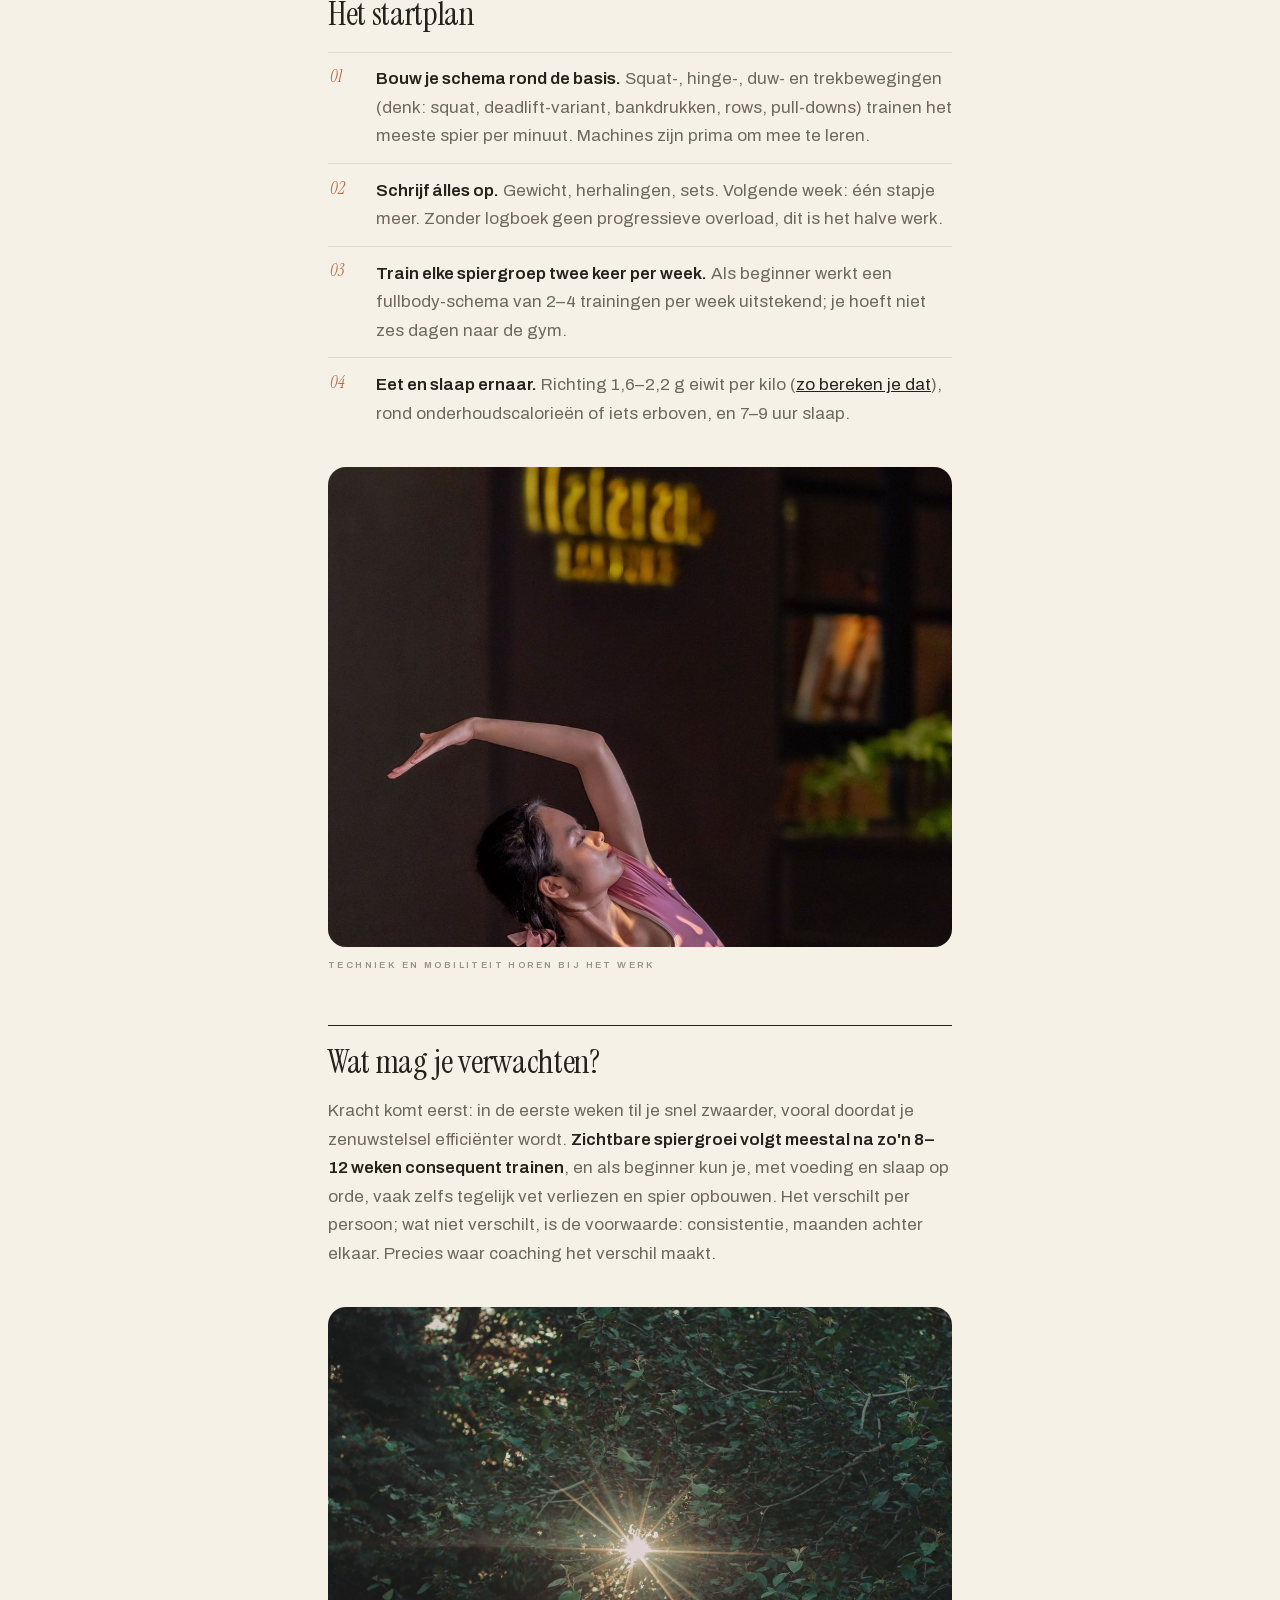
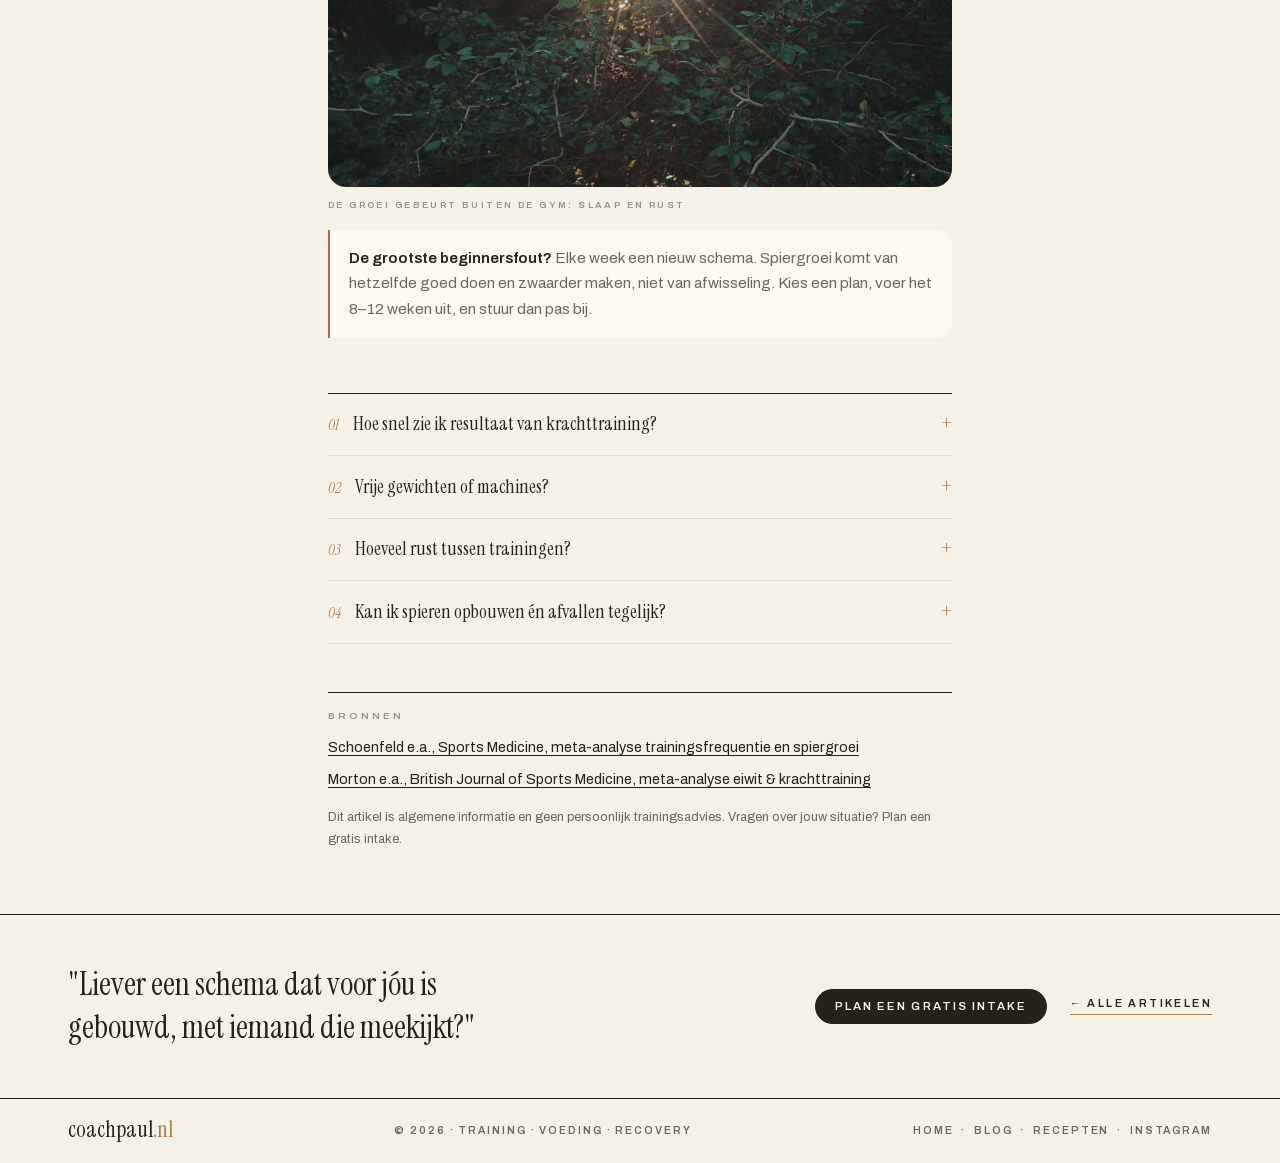
<file: blog/spieropbouw-beginners.html>
<!doctype html>
<html lang="nl">
<head>
<meta charset="utf-8">
<meta name="viewport" content="width=device-width, initial-scale=1, viewport-fit=cover">
<meta http-equiv="Content-Security-Policy" content="default-src 'self'; script-src 'self'; style-src 'self' 'unsafe-inline'; img-src 'self' data:; font-src 'self'; media-src 'self'; connect-src 'self'; object-src 'none'; base-uri 'self'; form-action 'self'; upgrade-insecure-requests">
<meta name="referrer" content="strict-origin-when-cross-origin">
<link rel="icon" type="image/svg+xml" href="../favicon.svg">
<title>Spieropbouw voor beginners: zo train je slim | coachpaul</title>
<meta name="description" content="Spieren opbouwen als beginner? Progressieve overload, elke spiergroep 2× per week trainen, genoeg eiwit en slaap. Het complete startplan, onderbouwd met onderzoek.">
<meta property="og:type" content="article">
<meta property="og:locale" content="nl_NL">
<meta property="og:title" content="Spieropbouw voor beginners: zo train je slim">
<meta property="og:description" content="Progressieve overload, 2× per spiergroep per week, eiwit en slaap: het startplan voor spiergroei.">
<meta name="theme-color" content="#F7F4EE">
<link rel="canonical" href="https://coachpaul.nl/blog/spieropbouw-beginners.html">
<link rel="stylesheet" href="../fonts/fonts.css">

<style>
/* Kalme editorial artikelstijl: crème papier, serif met italic accenten,
   gespatieerde labels, dunne lijnen, zachte accentkleur per onderwerp. */
:root{
  --paper:#F6F1E7; --ink:#26211B; --ink2:#6E675C; --mute:#9A9185;
  --line:#E2DACA; --card:#FCF9F2; --oak:#A87F4F;
  --acc:#B06A48; --acc-soft:#F2E6DC;
  --serif:"Instrument Serif",Georgia,"Times New Roman",serif;
  --sans:"Archivo","Helvetica Neue",Arial,sans-serif;
  --pad:clamp(20px,4.5vw,48px);
}
@media (prefers-reduced-motion:no-preference){html{scroll-behavior:smooth}}
*,*::before,*::after{box-sizing:border-box}
html{padding-block:env(safe-area-inset-top,0px) env(safe-area-inset-bottom,0px)}
body{margin:0;background:var(--paper);color:var(--ink);
  font:400 clamp(15.5px,.3vw + 14.5px,17px)/1.68 var(--sans);
  -webkit-font-smoothing:antialiased;overflow-x:hidden}
body::before{content:"";position:fixed;inset:0 0 auto;z-index:20;height:env(safe-area-inset-top,0px);background:var(--paper)}
.wrap{max-width:1240px;margin-inline:auto;
  padding-left:max(var(--pad),env(safe-area-inset-left,0px));
  padding-right:max(var(--pad),env(safe-area-inset-right,0px))}
.col{max-width:720px;margin-inline:auto}
img{max-width:100%;display:block}
h1,h2,h3{margin:0;text-wrap:balance;font-family:var(--serif);font-weight:400;letter-spacing:-.01em}
h1 em{font-style:italic;color:var(--acc)}
p{margin:0}
a{color:inherit}
a:focus-visible,summary:focus-visible{outline:2px solid var(--ink);outline-offset:3px}
.pill{display:inline-flex;align-items:center;gap:.6rem;border-radius:999px;
  background:var(--ink);color:var(--paper);border:1px solid var(--ink);
  font:600 .72rem/1 var(--sans);letter-spacing:.18em;text-transform:uppercase;
  padding:.95em 1.65em;text-decoration:none;transition:background .25s ease,color .25s ease}
.pill:hover{background:var(--oak);border-color:var(--oak);color:#fff}
.crumb{border-bottom:1px solid var(--ink)}
.crumb .wrap{display:flex;justify-content:space-between;gap:1rem;padding-block:.6rem;
  font:600 .6rem/1.6 var(--sans);letter-spacing:.3em;text-transform:uppercase;color:var(--ink2)}
@media (max-width:599px){.crumb .tb-r{display:none}}
header.mast{border-bottom:1px solid var(--ink)}
.mast-in{display:flex;align-items:center;gap:clamp(1rem,3vw,2.4rem);padding-block:1.1rem;flex-wrap:wrap}
.logo{font:400 1.5rem/1.1 var(--serif);text-decoration:none}
.tld{color:var(--oak)}
.mast-in nav{display:flex;align-items:center;gap:clamp(1rem,2.4vw,1.9rem);margin-left:auto}
.mast-in nav a:not(.pill){font:600 .72rem/1 var(--sans);letter-spacing:.22em;text-transform:uppercase;
  color:var(--ink);text-decoration:none;transition:color .2s ease}
.mast-in nav a:not(.pill):hover{color:var(--oak)}
@media (max-width:759px){.mast-in nav a:not(.pill){display:none}}
.ahead{padding-block:clamp(3rem,6vw,4.6rem) clamp(1.6rem,3vw,2.4rem);text-align:center;border-bottom:1px solid var(--ink)}
.cat{display:inline-flex;align-items:center;gap:.6em;
  font:600 .64rem/1 var(--sans);letter-spacing:.3em;text-transform:uppercase;color:var(--ink2)}
.cat i{width:9px;height:9px;border-radius:50%;background:var(--acc)}
.ahead h1{font-size:clamp(2.3rem,5.6vw,4rem);line-height:1.06;max-width:19ch;margin:1.1rem auto 0}
.ameta{display:flex;justify-content:center;gap:.6rem 1.6rem;flex-wrap:wrap;margin-top:1.2rem;
  font:600 .62rem/1.7 var(--sans);letter-spacing:.22em;text-transform:uppercase;color:var(--mute)}
.lede{font:italic 400 clamp(1.15rem,2vw,1.42rem)/1.55 var(--serif);color:var(--ink2);
  max-width:56ch;margin:1.4rem auto 0}
article{padding-bottom:clamp(2.6rem,5vw,4rem)}
article .col > h2{font-size:clamp(1.55rem,2.8vw,2.1rem);line-height:1.12;
  margin-top:clamp(2.2rem,4.5vw,3.2rem);border-top:1px solid var(--ink);padding-top:1.1rem}
article .col > h2 em{font-style:italic;color:var(--acc)}
article .col > p{color:var(--ink2);margin-top:1rem}
article .col > p b{color:var(--ink);font-weight:600}
.statrow{display:grid;gap:.8rem;margin-top:1.6rem}
@media (min-width:640px){.statrow{grid-template-columns:repeat(3,1fr)}}
.scard{background:var(--acc-soft);border:1px solid var(--line);border-radius:16px;
  padding:1.1rem 1.2rem;display:grid;gap:.15rem;min-width:0}
.scard b{font:400 clamp(1.7rem,3vw,2.3rem)/1.1 var(--serif);color:var(--acc);font-variant-numeric:tabular-nums}
.scard span{font:600 .58rem/1.5 var(--sans);letter-spacing:.22em;text-transform:uppercase;color:var(--ink)}
.scard small{font:400 .84rem/1.45 var(--sans);color:var(--ink2)}
.list{list-style:none;counter-reset:n;margin:1.2rem 0 0;padding:0;display:grid;gap:.75rem}
.list li{counter-increment:n;position:relative;color:var(--ink2);min-width:0;
  border-top:1px solid var(--line);padding:.8rem 0 0 48px}
.list li::before{content:"0" counter(n);position:absolute;left:2px;top:.85rem;
  font:italic 400 1.05rem/1.3 var(--serif);color:var(--acc)}
.list b{color:var(--ink);font-weight:600}
.note{margin-top:1.6rem;border-left:2px solid var(--acc);background:var(--card);border-radius:0 14px 14px 0;
  padding:1rem 1.2rem;color:var(--ink2);font-size:.95rem}
.note b{color:var(--ink)}
.faq{border-top:1px solid var(--ink);margin-top:clamp(2.4rem,5vw,3.4rem);counter-reset:fq}
.faq details{border-bottom:1px solid var(--line)}
.faq summary{list-style:none;cursor:pointer;display:flex;align-items:baseline;gap:.9rem;padding:1.1rem 0;counter-increment:fq;
  font:400 1.18rem/1.4 var(--serif)}
.faq summary::before{content:"0" counter(fq);flex:none;font:italic 400 .95rem/1 var(--serif);color:var(--oak)}
.faq summary::-webkit-details-marker{display:none}
.faq summary::after{content:"+";margin-left:auto;font:400 1.3rem/1 var(--serif);color:var(--oak);flex:none}
.faq details[open] summary::after{content:"−"}
.faq .a{padding:0 0 1.2rem;color:var(--ink2);max-width:62ch}
.bronnen{margin-top:clamp(2.2rem,4.5vw,3rem);border-top:1px solid var(--ink);padding-top:1.1rem}
.bronnen h2{font:600 .62rem/1 var(--sans)!important;letter-spacing:.3em;text-transform:uppercase;color:var(--mute)}
.bronnen ul{list-style:none;margin:.9rem 0 0;padding:0;display:grid;gap:.5rem;font-size:.9rem;color:var(--ink2)}
.bronnen a{color:var(--ink);text-decoration:underline;text-underline-offset:3px;text-decoration-thickness:1px}
.bronnen a:hover{color:var(--oak)}
.disclaimer{color:var(--mute);font-size:.8rem;margin-top:1.4rem}
.next{border-top:1px solid var(--ink)}
.next .wrap{padding-block:clamp(2rem,4.5vw,3rem)}
.next-cta{display:flex;align-items:center;justify-content:space-between;gap:1.4rem;flex-wrap:wrap}
.next p{font:400 clamp(1.4rem,2.8vw,2rem)/1.35 var(--serif);max-width:28ch}
.next-links{display:flex;gap:1rem 1.4rem;flex-wrap:wrap;align-items:center}
.ghost{font:600 .68rem/1 var(--sans);letter-spacing:.22em;text-transform:uppercase;color:var(--ink);
  text-decoration:none;border-bottom:1px solid var(--oak);padding-bottom:.4em}
.ghost:hover{color:var(--oak)}
footer{border-top:1px solid var(--ink)}
footer .wrap{display:flex;align-items:center;justify-content:space-between;gap:1rem;flex-wrap:wrap;padding-block:1.3rem}
.foot-logo{font:400 1.4rem/1 var(--serif);text-decoration:none}
footer small{font:600 .66rem/1.8 var(--sans);letter-spacing:.18em;text-transform:uppercase;color:var(--ink2)}
footer small a{text-decoration:none}
footer small a:hover{color:var(--oak)}
@media (prefers-reduced-motion:reduce){.pill{transition:none}}
.afb{margin:clamp(1.6rem,3.5vw,2.4rem) 0 0}
.afb .im{border-radius:18px;overflow:hidden;background:var(--line);display:block}
.afb img{width:100%;max-height:480px;object-fit:cover;display:block}
.afb figcaption{font:600 .58rem/1.7 var(--sans);letter-spacing:.26em;text-transform:uppercase;color:var(--mute);margin-top:.7rem}
</style>
<link rel="stylesheet" href="../mobile.css">
</head>
<body>


<header class="mast">
  <div class="wrap mast-in">
    <a class="logo" href="../">coachpaul<span class="tld">.nl</span></a>
    <nav aria-label="Hoofdmenu">
      <a href="../">Home</a>
      <a href="../blog.html">Blog</a>
      <a href="../recepten.html">Recepten</a>
      <a class="pill" href="../#start">Plan een intake</a>
    </nav>
  </div>
</header>
<main>
  <article>
    <header class="ahead">
      <div class="wrap col">
        <span class="cat"><i></i>Training · Nº 03</span>
        <h1>Spieropbouw voor <em>beginners.</em></h1>
        <div class="ameta">
          <span>Door Paul · coachpaul</span>
          <span>24 oktober 2026</span>
          <span>6 min lezen</span>
        </div>
        <p class="lede">Je eerste jaar krachttraining is je beste jaar: nooit meer reageert je lichaam zo sterk op training. Zonde dus om het te verspillen aan willekeurige oefeningen van social media. Dit is wat werkt.</p>
      </div>
    </header>

    <div class="wrap col">
      <figure class="afb"><span class="im"><img src="../img/blog/spieropbouw.jpg" alt="Krachttraining met weerstandsbanden" width="1200" height="1800" loading="lazy" decoding="async" style="object-position:50% 40%"></span><figcaption>Consistentie wint, maand na maand</figcaption></figure>

      <h2>De korte versie: zwaarder worden in de basis</h2>
      <p>Spiergroei vraagt om één signaal: <b>je spieren net iets meer belasten dan ze gewend zijn</b>, keer op keer. Dat heet progressieve overload, elke week iets meer gewicht, een herhaling extra of een strakkere uitvoering. Onderzoek laat verder zien dat het goed werkt om <b>elke spiergroep zo'n twee keer per week</b> te trainen, en dat sets die je <b>dicht bij spierfalen</b> brengt het groeisignaal geven, of je nu 6 of 15 herhalingen doet.</p>

      <div class="statrow">
        <div class="scard"><b>2–4×</b><span>Trainen per week</span><small>Elke spiergroep ±2× raken</small></div>
        <div class="scard"><b>6–15</b><span>Herhalingen</span><small>Dicht bij spierfalen</small></div>
        <div class="scard"><b>7–9 u</b><span>Slaap per nacht</span><small>Daar gebeurt de groei</small></div>
      </div>

      <h2>Het startplan</h2>
      <ol class="list">
        <li><b>Bouw je schema rond de basis.</b> Squat-, hinge-, duw- en trekbewegingen (denk: squat, deadlift-variant, bankdrukken, rows, pull-downs) trainen het meeste spier per minuut. Machines zijn prima om mee te leren.</li>
        <li><b>Schrijf álles op.</b> Gewicht, herhalingen, sets. Volgende week: één stapje meer. Zonder logboek geen progressieve overload, dit is het halve werk.</li>
        <li><b>Train elke spiergroep twee keer per week.</b> Als beginner werkt een fullbody-schema van 2–4 trainingen per week uitstekend; je hoeft niet zes dagen naar de gym.</li>
        <li><b>Eet en slaap ernaar.</b> Richting 1,6–2,2 g eiwit per kilo (<a href="hoeveel-eiwit-per-dag.html" style="color:var(--ink)">zo bereken je dat</a>), rond onderhoudscalorieën of iets erboven, en 7–9 uur slaap.</li>
      </ol>

      <figure class="afb"><span class="im"><img src="../img/blog/stretch.jpg" alt="" width="1200" height="1800" loading="lazy" decoding="async" style="object-position:50% 30%"></span><figcaption>Techniek en mobiliteit horen bij het werk</figcaption></figure>

      <h2>Wat mag je verwachten?</h2>
      <p>Kracht komt eerst: in de eerste weken til je snel zwaarder, vooral doordat je zenuwstelsel efficiënter wordt. <b>Zichtbare spiergroei volgt meestal na zo'n 8–12 weken consequent trainen</b>, en als beginner kun je, met voeding en slaap op orde, vaak zelfs tegelijk vet verliezen en spier opbouwen. Het verschilt per persoon; wat niet verschilt, is de voorwaarde: consistentie, maanden achter elkaar. Precies waar coaching het verschil maakt.</p>
      <figure class="afb"><span class="im"><img src="../img/blog/zonlicht.jpg" alt="" width="1200" height="1499" loading="lazy" decoding="async"></span><figcaption>De groei gebeurt buiten de gym: slaap en rust</figcaption></figure>

      <p class="note"><b>De grootste beginnersfout?</b> Elke week een nieuw schema. Spiergroei komt van hetzelfde goed doen en zwaarder maken, niet van afwisseling. Kies een plan, voer het 8–12 weken uit, en stuur dan pas bij.</p>

      <div class="faq">
        <details>
          <summary>Hoe snel zie ik resultaat van krachttraining?</summary>
          <p class="a">Kracht neemt vaak al binnen enkele weken toe; zichtbare spiergroei volgt meestal na 8–12 weken consequent trainen met voldoende eiwit en slaap.</p>
        </details>
        <details>
          <summary>Vrije gewichten of machines?</summary>
          <p class="a">Allebei bouwen spier. Machines zijn ideaal om techniek en zelfvertrouwen op te bouwen; vrije gewichten trainen meer spieren tegelijk. Een goed beginnersschema combineert ze.</p>
        </details>
        <details>
          <summary>Hoeveel rust tussen trainingen?</summary>
          <p class="a">Geef een spiergroep zo'n 48 uur voordat je hem opnieuw zwaar traint. Bij een fullbody-schema: om de dag trainen past precies.</p>
        </details>
        <details>
          <summary>Kan ik spieren opbouwen én afvallen tegelijk?</summary>
          <p class="a">Als beginner vaak wel ("body recomposition"), zeker met veel eiwit en krachttraining in een klein calorietekort. Hoe gevorderder je bent, hoe lastiger het wordt.</p>
        </details>
      </div>

      <div class="bronnen">
        <h2>Bronnen</h2>
        <ul>
          <li><a href="https://pubmed.ncbi.nlm.nih.gov/27102172/" rel="noopener noreferrer">Schoenfeld e.a., Sports Medicine, meta-analyse trainingsfrequentie en spiergroei</a></li>
          <li><a href="https://bjsm.bmj.com/content/52/6/376" rel="noopener noreferrer">Morton e.a., British Journal of Sports Medicine, meta-analyse eiwit &amp; krachttraining</a></li>
        </ul>
      </div>
      <p class="disclaimer">Dit artikel is algemene informatie en geen persoonlijk trainingsadvies. Vragen over jouw situatie? Plan een gratis intake.</p>
    </div>
  </article>

  <section class="next" aria-label="Verder lezen">
    <div class="wrap"><div class="next-cta"><p>"Liever een schema dat voor jóu is gebouwd, met iemand die meekijkt?"</p>
      <div class="next-links">
        <a class="pill" href="../#start">Plan een gratis intake</a>
        <a class="ghost" href="../blog.html">← Alle artikelen</a>
      </div></div>
    </div>
  </section>
</main>

<footer>
  <div class="wrap">
    <a class="foot-logo" href="../">coachpaul<span class="tld">.nl</span></a>
    <small>© 2026 · training · voeding · recovery</small>
    <small><a href="../">Home</a> &nbsp;·&nbsp; <a href="../blog.html">Blog</a> &nbsp;·&nbsp; <a href="../recepten.html">Recepten</a> &nbsp;·&nbsp; <a href="https://www.instagram.com/klouwenspaul" rel="noopener noreferrer">Instagram</a></small>
  </div>
</footer>

<script type="application/ld+json">
{
  "@context": "https://schema.org",
  "@graph": [
    {
      "@type": "BlogPosting",
      "headline": "Spieropbouw voor beginners: zo train je slim",
      "description": "Progressieve overload, elke spiergroep twee keer per week, voldoende eiwit en slaap: het onderbouwde startplan voor spiergroei.",
      "datePublished": "2026-10-24",
      "dateModified": "2026-10-24",
      "inLanguage": "nl-NL",
      "author": {"@type": "Person", "name": "Paul Klouwens"},
      "publisher": {"@type": "Organization", "name": "coachpaul"}
    },
    {
      "@type": "BreadcrumbList",
      "itemListElement": [
        {"@type": "ListItem", "position": 1, "name": "Home", "item": "../"},
        {"@type": "ListItem", "position": 2, "name": "Blog", "item": "../blog.html"},
        {"@type": "ListItem", "position": 3, "name": "Spieropbouw voor beginners"}
      ]
    },
    {
      "@type": "FAQPage",
      "mainEntity": [
        {"@type": "Question", "name": "Hoe snel zie ik resultaat van krachttraining?", "acceptedAnswer": {"@type": "Answer", "text": "Kracht neemt vaak binnen enkele weken toe; zichtbare spiergroei volgt meestal na 8–12 weken consequent trainen met voldoende eiwit en slaap."}},
        {"@type": "Question", "name": "Hoe vaak moet ik trainen voor spiergroei?", "acceptedAnswer": {"@type": "Answer", "text": "Train elke spiergroep ongeveer twee keer per week, bijvoorbeeld met een fullbody-schema van 2–4 trainingen per week."}},
        {"@type": "Question", "name": "Kan ik spieren opbouwen en afvallen tegelijk?", "acceptedAnswer": {"@type": "Answer", "text": "Als beginner vaak wel, zeker met veel eiwit en krachttraining in een klein calorietekort."}}
      ]
    }
  ]
}
</script>
</body>
</html>
</file>
<file: fonts/fonts.css>
/* Lettertypen lokaal gehost (geen verbinding met Google). */
@font-face {
  font-family: 'Archivo';
  font-style: normal;
  font-weight: 400;
  font-stretch: 100%;
  font-display: swap;
  src: url(archivo-normal-latin-ext.woff2) format('woff2');
  unicode-range: U+0100-02BA, U+02BD-02C5, U+02C7-02CC, U+02CE-02D7, U+02DD-02FF, U+0304, U+0308, U+0329, U+1D00-1DBF, U+1E00-1E9F, U+1EF2-1EFF, U+2020, U+20A0-20AB, U+20AD-20C4, U+2113, U+2C60-2C7F, U+A720-A7FF;
}
@font-face {
  font-family: 'Archivo';
  font-style: normal;
  font-weight: 400;
  font-stretch: 100%;
  font-display: swap;
  src: url(archivo-normal-latin.woff2) format('woff2');
  unicode-range: U+0000-00FF, U+0131, U+0152-0153, U+02BB-02BC, U+02C6, U+02DA, U+02DC, U+0304, U+0308, U+0329, U+2000-206F, U+20AC, U+2122, U+2191, U+2193, U+2212, U+2215, U+FEFF, U+FFFD;
}
@font-face {
  font-family: 'Archivo';
  font-style: normal;
  font-weight: 500;
  font-stretch: 100%;
  font-display: swap;
  src: url(archivo-normal-latin-ext.woff2) format('woff2');
  unicode-range: U+0100-02BA, U+02BD-02C5, U+02C7-02CC, U+02CE-02D7, U+02DD-02FF, U+0304, U+0308, U+0329, U+1D00-1DBF, U+1E00-1E9F, U+1EF2-1EFF, U+2020, U+20A0-20AB, U+20AD-20C4, U+2113, U+2C60-2C7F, U+A720-A7FF;
}
@font-face {
  font-family: 'Archivo';
  font-style: normal;
  font-weight: 500;
  font-stretch: 100%;
  font-display: swap;
  src: url(archivo-normal-latin.woff2) format('woff2');
  unicode-range: U+0000-00FF, U+0131, U+0152-0153, U+02BB-02BC, U+02C6, U+02DA, U+02DC, U+0304, U+0308, U+0329, U+2000-206F, U+20AC, U+2122, U+2191, U+2193, U+2212, U+2215, U+FEFF, U+FFFD;
}
@font-face {
  font-family: 'Archivo';
  font-style: normal;
  font-weight: 600;
  font-stretch: 100%;
  font-display: swap;
  src: url(archivo-normal-latin-ext.woff2) format('woff2');
  unicode-range: U+0100-02BA, U+02BD-02C5, U+02C7-02CC, U+02CE-02D7, U+02DD-02FF, U+0304, U+0308, U+0329, U+1D00-1DBF, U+1E00-1E9F, U+1EF2-1EFF, U+2020, U+20A0-20AB, U+20AD-20C4, U+2113, U+2C60-2C7F, U+A720-A7FF;
}
@font-face {
  font-family: 'Archivo';
  font-style: normal;
  font-weight: 600;
  font-stretch: 100%;
  font-display: swap;
  src: url(archivo-normal-latin.woff2) format('woff2');
  unicode-range: U+0000-00FF, U+0131, U+0152-0153, U+02BB-02BC, U+02C6, U+02DA, U+02DC, U+0304, U+0308, U+0329, U+2000-206F, U+20AC, U+2122, U+2191, U+2193, U+2212, U+2215, U+FEFF, U+FFFD;
}
@font-face {
  font-family: 'Archivo';
  font-style: normal;
  font-weight: 700;
  font-stretch: 100%;
  font-display: swap;
  src: url(archivo-normal-latin-ext.woff2) format('woff2');
  unicode-range: U+0100-02BA, U+02BD-02C5, U+02C7-02CC, U+02CE-02D7, U+02DD-02FF, U+0304, U+0308, U+0329, U+1D00-1DBF, U+1E00-1E9F, U+1EF2-1EFF, U+2020, U+20A0-20AB, U+20AD-20C4, U+2113, U+2C60-2C7F, U+A720-A7FF;
}
@font-face {
  font-family: 'Archivo';
  font-style: normal;
  font-weight: 700;
  font-stretch: 100%;
  font-display: swap;
  src: url(archivo-normal-latin.woff2) format('woff2');
  unicode-range: U+0000-00FF, U+0131, U+0152-0153, U+02BB-02BC, U+02C6, U+02DA, U+02DC, U+0304, U+0308, U+0329, U+2000-206F, U+20AC, U+2122, U+2191, U+2193, U+2212, U+2215, U+FEFF, U+FFFD;
}
@font-face {
  font-family: 'Instrument Serif';
  font-style: italic;
  font-weight: 400;
  font-display: swap;
  src: url(instrument-serif-italic-latin-ext.woff2) format('woff2');
  unicode-range: U+0100-02BA, U+02BD-02C5, U+02C7-02CC, U+02CE-02D7, U+02DD-02FF, U+0304, U+0308, U+0329, U+1D00-1DBF, U+1E00-1E9F, U+1EF2-1EFF, U+2020, U+20A0-20AB, U+20AD-20C4, U+2113, U+2C60-2C7F, U+A720-A7FF;
}
@font-face {
  font-family: 'Instrument Serif';
  font-style: italic;
  font-weight: 400;
  font-display: swap;
  src: url(instrument-serif-italic-latin.woff2) format('woff2');
  unicode-range: U+0000-00FF, U+0131, U+0152-0153, U+02BB-02BC, U+02C6, U+02DA, U+02DC, U+0304, U+0308, U+0329, U+2000-206F, U+20AC, U+2122, U+2191, U+2193, U+2212, U+2215, U+FEFF, U+FFFD;
}
@font-face {
  font-family: 'Instrument Serif';
  font-style: normal;
  font-weight: 400;
  font-display: swap;
  src: url(instrument-serif-normal-latin-ext.woff2) format('woff2');
  unicode-range: U+0100-02BA, U+02BD-02C5, U+02C7-02CC, U+02CE-02D7, U+02DD-02FF, U+0304, U+0308, U+0329, U+1D00-1DBF, U+1E00-1E9F, U+1EF2-1EFF, U+2020, U+20A0-20AB, U+20AD-20C4, U+2113, U+2C60-2C7F, U+A720-A7FF;
}
@font-face {
  font-family: 'Instrument Serif';
  font-style: normal;
  font-weight: 400;
  font-display: swap;
  src: url(instrument-serif-normal-latin.woff2) format('woff2');
  unicode-range: U+0000-00FF, U+0131, U+0152-0153, U+02BB-02BC, U+02C6, U+02DA, U+02DC, U+0304, U+0308, U+0329, U+2000-206F, U+20AC, U+2122, U+2191, U+2193, U+2212, U+2215, U+FEFF, U+FFFD;
}
</file>
<file: mobile.css>
/* Telefoon-verfijning voor alle pagina's: tikdoelen van minimaal 44px
   en kleine labels die op een telefoon nog goed leesbaar zijn (~12px). */
html{-webkit-text-size-adjust:100%;text-size-adjust:100%}
a,button{-webkit-tap-highlight-color:rgba(0,0,0,.06);touch-action:manipulation}

@media (max-width:759px){
  /* knoppen */
  .pill{min-height:46px;font-size:.88rem}
  .menu-btn{min-height:44px;min-width:64px;justify-content:center;font-size:.88rem}
  .burger{min-width:44px;min-height:44px;place-content:center}
  .fbtn{min-height:44px;font-size:.8rem}
  .chip{min-height:44px;font-size:.78rem}
  .cbtn{width:48px;height:48px}

  /* tekstlinks: grotere klikzone zonder dat de opmaak verschuift */
  .ghost,.ghostlink,.textlink{display:inline-flex;align-items:center;min-height:44px;font-size:.78rem}
  .wordmark,.logo,.ln-brand,.foot-logo{display:inline-flex;align-items:center;min-height:44px}
  .ln-anchors a{display:inline-flex;align-items:center;min-height:44px;font-size:.74rem}
  footer li a,.foot-col a{display:inline-flex;align-items:center;min-height:40px;font-size:.88rem}
  .menu a,.mobile-panel a{min-height:48px;align-items:center}
  .skip{min-height:44px}

  /* kleine labels leesbaar houden (de pagina's zelf zijn specifieker, vandaar !important) */
  .eyebrow,.m-eyebrow,.caps,.meta,.f-meta,.lees,.cat,.r-tag,.r-sub,.cap,.lab,.tile-go,.badge,
  .crumb span,.topbar span,.ameta span,.scard span,.r-macros span,.tile-in span,.pull span,
  figcaption,caption,th,small,small a,summary,.bronnen h2{font-size:.75rem!important}
  .vb{font-size:.66rem!important}
  .bhead{font-size:.8rem!important}

  /* footerlinks naast elkaar: hogere klikzone */
  footer small a{display:inline-block;padding-block:.9rem}

  /* 16px in invoervelden voorkomt automatisch inzoomen op iPhone */
  input,select,textarea{font-size:16px}
}
</file>
